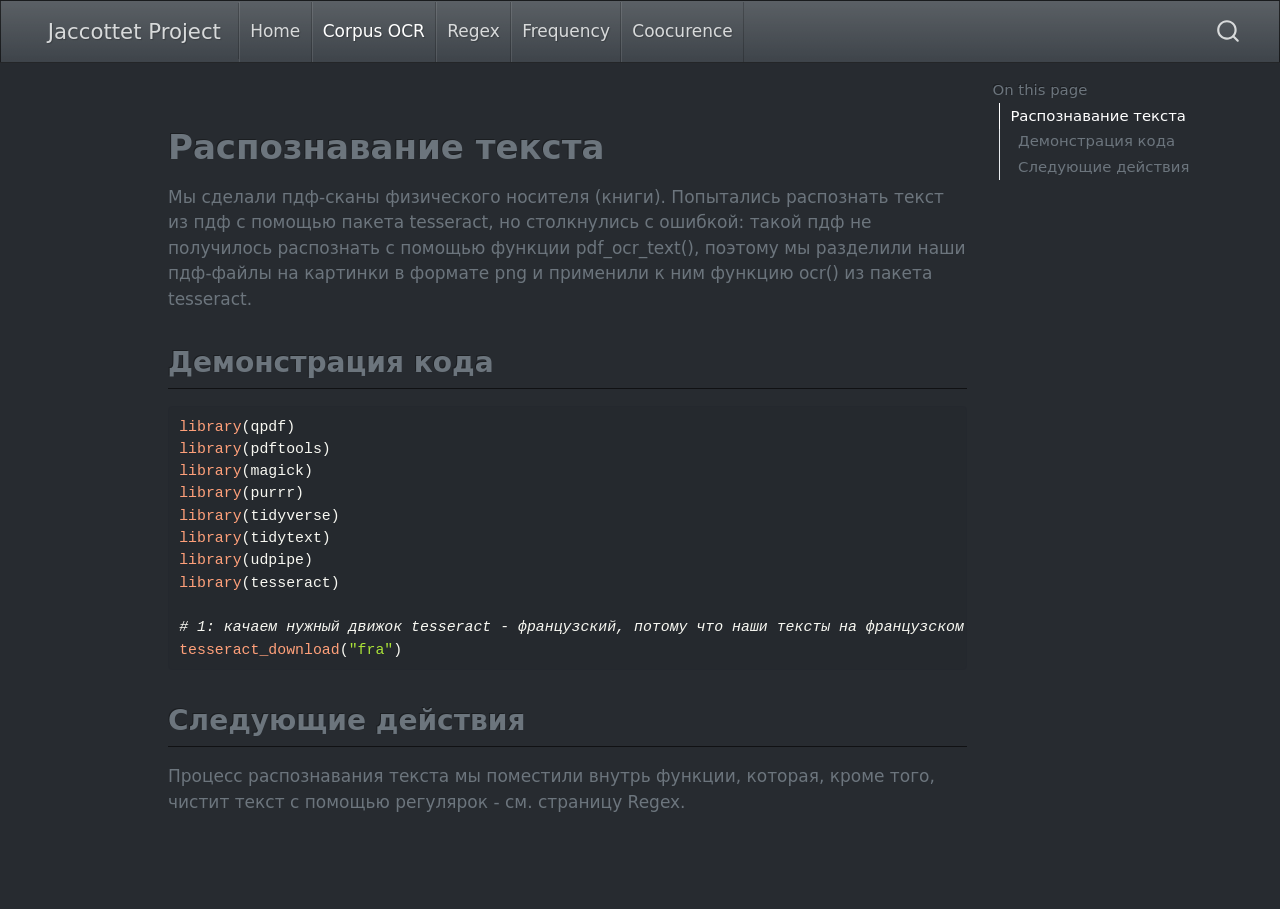
<file: docs/about.html>
<!DOCTYPE html>
<html xmlns="http://www.w3.org/1999/xhtml" lang="en" xml:lang="en"><head>

<meta charset="utf-8">
<meta name="generator" content="quarto-1.7.32">

<meta name="viewport" content="width=device-width, initial-scale=1.0, user-scalable=yes">


<title>about – Jaccottet Project</title>
<style>
code{white-space: pre-wrap;}
span.smallcaps{font-variant: small-caps;}
div.columns{display: flex; gap: min(4vw, 1.5em);}
div.column{flex: auto; overflow-x: auto;}
div.hanging-indent{margin-left: 1.5em; text-indent: -1.5em;}
ul.task-list{list-style: none;}
ul.task-list li input[type="checkbox"] {
  width: 0.8em;
  margin: 0 0.8em 0.2em -1em; /* quarto-specific, see https://github.com/quarto-dev/quarto-cli/issues/4556 */ 
  vertical-align: middle;
}
/* CSS for syntax highlighting */
html { -webkit-text-size-adjust: 100%; }
pre > code.sourceCode { white-space: pre; position: relative; }
pre > code.sourceCode > span { display: inline-block; line-height: 1.25; }
pre > code.sourceCode > span:empty { height: 1.2em; }
.sourceCode { overflow: visible; }
code.sourceCode > span { color: inherit; text-decoration: inherit; }
div.sourceCode { margin: 1em 0; }
pre.sourceCode { margin: 0; }
@media screen {
div.sourceCode { overflow: auto; }
}
@media print {
pre > code.sourceCode { white-space: pre-wrap; }
pre > code.sourceCode > span { text-indent: -5em; padding-left: 5em; }
}
pre.numberSource code
  { counter-reset: source-line 0; }
pre.numberSource code > span
  { position: relative; left: -4em; counter-increment: source-line; }
pre.numberSource code > span > a:first-child::before
  { content: counter(source-line);
    position: relative; left: -1em; text-align: right; vertical-align: baseline;
    border: none; display: inline-block;
    -webkit-touch-callout: none; -webkit-user-select: none;
    -khtml-user-select: none; -moz-user-select: none;
    -ms-user-select: none; user-select: none;
    padding: 0 4px; width: 4em;
  }
pre.numberSource { margin-left: 3em;  padding-left: 4px; }
div.sourceCode
  {   }
@media screen {
pre > code.sourceCode > span > a:first-child::before { text-decoration: underline; }
}
</style>


<script src="site_libs/quarto-nav/quarto-nav.js"></script>
<script src="site_libs/quarto-nav/headroom.min.js"></script>
<script src="site_libs/clipboard/clipboard.min.js"></script>
<script src="site_libs/quarto-search/autocomplete.umd.js"></script>
<script src="site_libs/quarto-search/fuse.min.js"></script>
<script src="site_libs/quarto-search/quarto-search.js"></script>
<meta name="quarto:offset" content="./">
<script src="site_libs/quarto-html/quarto.js" type="module"></script>
<script src="site_libs/quarto-html/tabsets/tabsets.js" type="module"></script>
<script src="site_libs/quarto-html/popper.min.js"></script>
<script src="site_libs/quarto-html/tippy.umd.min.js"></script>
<script src="site_libs/quarto-html/anchor.min.js"></script>
<link href="site_libs/quarto-html/tippy.css" rel="stylesheet">
<link href="site_libs/quarto-html/quarto-syntax-highlighting-dark-2fef5ea3f8957b3e4ecc936fc74692ca.css" rel="stylesheet" id="quarto-text-highlighting-styles">
<script src="site_libs/bootstrap/bootstrap.min.js"></script>
<link href="site_libs/bootstrap/bootstrap-icons.css" rel="stylesheet">
<link href="site_libs/bootstrap/bootstrap-81925fddf61608126798db9c8c2cab14.min.css" rel="stylesheet" append-hash="true" id="quarto-bootstrap" data-mode="dark">
<script id="quarto-search-options" type="application/json">{
  "location": "navbar",
  "copy-button": false,
  "collapse-after": 3,
  "panel-placement": "end",
  "type": "overlay",
  "limit": 50,
  "keyboard-shortcut": [
    "f",
    "/",
    "s"
  ],
  "show-item-context": false,
  "language": {
    "search-no-results-text": "No results",
    "search-matching-documents-text": "matching documents",
    "search-copy-link-title": "Copy link to search",
    "search-hide-matches-text": "Hide additional matches",
    "search-more-match-text": "more match in this document",
    "search-more-matches-text": "more matches in this document",
    "search-clear-button-title": "Clear",
    "search-text-placeholder": "",
    "search-detached-cancel-button-title": "Cancel",
    "search-submit-button-title": "Submit",
    "search-label": "Search"
  }
}</script>


<link rel="stylesheet" href="styles.css">
</head>

<body class="nav-fixed quarto-light">

<div id="quarto-search-results"></div>
  <header id="quarto-header" class="headroom fixed-top">
    <nav class="navbar navbar-expand-lg " data-bs-theme="dark">
      <div class="navbar-container container-fluid">
      <div class="navbar-brand-container mx-auto">
    <a class="navbar-brand" href="./index.html">
    <span class="navbar-title">Jaccottet Project</span>
    </a>
  </div>
            <div id="quarto-search" class="" title="Search"></div>
          <button class="navbar-toggler" type="button" data-bs-toggle="collapse" data-bs-target="#navbarCollapse" aria-controls="navbarCollapse" role="menu" aria-expanded="false" aria-label="Toggle navigation" onclick="if (window.quartoToggleHeadroom) { window.quartoToggleHeadroom(); }">
  <span class="navbar-toggler-icon"></span>
</button>
          <div class="collapse navbar-collapse" id="navbarCollapse">
            <ul class="navbar-nav navbar-nav-scroll me-auto">
  <li class="nav-item">
    <a class="nav-link" href="./index.html"> 
<span class="menu-text">Home</span></a>
  </li>  
  <li class="nav-item">
    <a class="nav-link active" href="./about.html" aria-current="page"> 
<span class="menu-text">Corpus OCR</span></a>
  </li>  
  <li class="nav-item">
    <a class="nav-link" href="./regex.html"> 
<span class="menu-text">Regex</span></a>
  </li>  
  <li class="nav-item">
    <a class="nav-link" href="./frequency.html"> 
<span class="menu-text">Frequency</span></a>
  </li>  
  <li class="nav-item">
    <a class="nav-link" href="./cooc.html"> 
<span class="menu-text">Coocurence</span></a>
  </li>  
</ul>
          </div> <!-- /navcollapse -->
            <div class="quarto-navbar-tools">
</div>
      </div> <!-- /container-fluid -->
    </nav>
</header>
<!-- content -->
<div id="quarto-content" class="quarto-container page-columns page-rows-contents page-layout-article page-navbar">
<!-- sidebar -->
<!-- margin-sidebar -->
    <div id="quarto-margin-sidebar" class="sidebar margin-sidebar">
        <nav id="TOC" role="doc-toc" class="toc-active">
    <h2 id="toc-title">On this page</h2>
   
  <ul>
  <li><a href="#распознавание-текста" id="toc-распознавание-текста" class="nav-link active" data-scroll-target="#распознавание-текста">Распознавание текста</a>
  <ul class="collapse">
  <li><a href="#демонстрация-кода" id="toc-демонстрация-кода" class="nav-link" data-scroll-target="#демонстрация-кода">Демонстрация кода</a></li>
  <li><a href="#следующие-действия" id="toc-следующие-действия" class="nav-link" data-scroll-target="#следующие-действия">Следующие действия</a></li>
  </ul></li>
  </ul>
</nav>
    </div>
<!-- main -->
<main class="content" id="quarto-document-content"><header id="title-block-header" class="quarto-title-block"></header>




<section id="распознавание-текста" class="level1">
<h1>Распознавание текста</h1>
<p>Мы сделали пдф-сканы физического носителя (книги). Попытались распознать текст из пдф с помощью пакета tesseract, но столкнулись с ошибкой: такой пдф не получилось распознать с помощью функции pdf_ocr_text(), поэтому мы разделили наши пдф-файлы на картинки в формате png и применили к ним функцию ocr() из пакета tesseract.</p>
<section id="демонстрация-кода" class="level2">
<h2 class="anchored" data-anchor-id="демонстрация-кода">Демонстрация кода</h2>
<div class="cell">
<div class="sourceCode cell-code" id="cb1"><pre class="sourceCode r code-with-copy"><code class="sourceCode r"><span id="cb1-1"><a href="#cb1-1" aria-hidden="true" tabindex="-1"></a><span class="fu">library</span>(qpdf)</span>
<span id="cb1-2"><a href="#cb1-2" aria-hidden="true" tabindex="-1"></a><span class="fu">library</span>(pdftools)</span>
<span id="cb1-3"><a href="#cb1-3" aria-hidden="true" tabindex="-1"></a><span class="fu">library</span>(magick)</span>
<span id="cb1-4"><a href="#cb1-4" aria-hidden="true" tabindex="-1"></a><span class="fu">library</span>(purrr)</span>
<span id="cb1-5"><a href="#cb1-5" aria-hidden="true" tabindex="-1"></a><span class="fu">library</span>(tidyverse)</span>
<span id="cb1-6"><a href="#cb1-6" aria-hidden="true" tabindex="-1"></a><span class="fu">library</span>(tidytext)</span>
<span id="cb1-7"><a href="#cb1-7" aria-hidden="true" tabindex="-1"></a><span class="fu">library</span>(udpipe)</span>
<span id="cb1-8"><a href="#cb1-8" aria-hidden="true" tabindex="-1"></a><span class="fu">library</span>(tesseract)</span>
<span id="cb1-9"><a href="#cb1-9" aria-hidden="true" tabindex="-1"></a></span>
<span id="cb1-10"><a href="#cb1-10" aria-hidden="true" tabindex="-1"></a><span class="co"># 1: качаем нужный движок tesseract - французский, потому что наши тексты на французском языке</span></span>
<span id="cb1-11"><a href="#cb1-11" aria-hidden="true" tabindex="-1"></a><span class="fu">tesseract_download</span>(<span class="st">"fra"</span>)</span></code><button title="Copy to Clipboard" class="code-copy-button"><i class="bi"></i></button></pre></div>
</div>
</section>
<section id="следующие-действия" class="level2">
<h2 class="anchored" data-anchor-id="следующие-действия">Следующие действия</h2>
<p>Процесс распознавания текста мы поместили внутрь функции, которая, кроме того, чистит текст с помощью регулярок - см. страницу Regex.</p>


</section>
</section>

</main> <!-- /main -->
<script id="quarto-html-after-body" type="application/javascript">
  window.document.addEventListener("DOMContentLoaded", function (event) {
    const icon = "";
    const anchorJS = new window.AnchorJS();
    anchorJS.options = {
      placement: 'right',
      icon: icon
    };
    anchorJS.add('.anchored');
    const isCodeAnnotation = (el) => {
      for (const clz of el.classList) {
        if (clz.startsWith('code-annotation-')) {                     
          return true;
        }
      }
      return false;
    }
    const onCopySuccess = function(e) {
      // button target
      const button = e.trigger;
      // don't keep focus
      button.blur();
      // flash "checked"
      button.classList.add('code-copy-button-checked');
      var currentTitle = button.getAttribute("title");
      button.setAttribute("title", "Copied!");
      let tooltip;
      if (window.bootstrap) {
        button.setAttribute("data-bs-toggle", "tooltip");
        button.setAttribute("data-bs-placement", "left");
        button.setAttribute("data-bs-title", "Copied!");
        tooltip = new bootstrap.Tooltip(button, 
          { trigger: "manual", 
            customClass: "code-copy-button-tooltip",
            offset: [0, -8]});
        tooltip.show();    
      }
      setTimeout(function() {
        if (tooltip) {
          tooltip.hide();
          button.removeAttribute("data-bs-title");
          button.removeAttribute("data-bs-toggle");
          button.removeAttribute("data-bs-placement");
        }
        button.setAttribute("title", currentTitle);
        button.classList.remove('code-copy-button-checked');
      }, 1000);
      // clear code selection
      e.clearSelection();
    }
    const getTextToCopy = function(trigger) {
        const codeEl = trigger.previousElementSibling.cloneNode(true);
        for (const childEl of codeEl.children) {
          if (isCodeAnnotation(childEl)) {
            childEl.remove();
          }
        }
        return codeEl.innerText;
    }
    const clipboard = new window.ClipboardJS('.code-copy-button:not([data-in-quarto-modal])', {
      text: getTextToCopy
    });
    clipboard.on('success', onCopySuccess);
    if (window.document.getElementById('quarto-embedded-source-code-modal')) {
      const clipboardModal = new window.ClipboardJS('.code-copy-button[data-in-quarto-modal]', {
        text: getTextToCopy,
        container: window.document.getElementById('quarto-embedded-source-code-modal')
      });
      clipboardModal.on('success', onCopySuccess);
    }
      var localhostRegex = new RegExp(/^(?:http|https):\/\/localhost\:?[0-9]*\//);
      var mailtoRegex = new RegExp(/^mailto:/);
        var filterRegex = new RegExp('/' + window.location.host + '/');
      var isInternal = (href) => {
          return filterRegex.test(href) || localhostRegex.test(href) || mailtoRegex.test(href);
      }
      // Inspect non-navigation links and adorn them if external
     var links = window.document.querySelectorAll('a[href]:not(.nav-link):not(.navbar-brand):not(.toc-action):not(.sidebar-link):not(.sidebar-item-toggle):not(.pagination-link):not(.no-external):not([aria-hidden]):not(.dropdown-item):not(.quarto-navigation-tool):not(.about-link)');
      for (var i=0; i<links.length; i++) {
        const link = links[i];
        if (!isInternal(link.href)) {
          // undo the damage that might have been done by quarto-nav.js in the case of
          // links that we want to consider external
          if (link.dataset.originalHref !== undefined) {
            link.href = link.dataset.originalHref;
          }
        }
      }
    function tippyHover(el, contentFn, onTriggerFn, onUntriggerFn) {
      const config = {
        allowHTML: true,
        maxWidth: 500,
        delay: 100,
        arrow: false,
        appendTo: function(el) {
            return el.parentElement;
        },
        interactive: true,
        interactiveBorder: 10,
        theme: 'quarto',
        placement: 'bottom-start',
      };
      if (contentFn) {
        config.content = contentFn;
      }
      if (onTriggerFn) {
        config.onTrigger = onTriggerFn;
      }
      if (onUntriggerFn) {
        config.onUntrigger = onUntriggerFn;
      }
      window.tippy(el, config); 
    }
    const noterefs = window.document.querySelectorAll('a[role="doc-noteref"]');
    for (var i=0; i<noterefs.length; i++) {
      const ref = noterefs[i];
      tippyHover(ref, function() {
        // use id or data attribute instead here
        let href = ref.getAttribute('data-footnote-href') || ref.getAttribute('href');
        try { href = new URL(href).hash; } catch {}
        const id = href.replace(/^#\/?/, "");
        const note = window.document.getElementById(id);
        if (note) {
          return note.innerHTML;
        } else {
          return "";
        }
      });
    }
    const xrefs = window.document.querySelectorAll('a.quarto-xref');
    const processXRef = (id, note) => {
      // Strip column container classes
      const stripColumnClz = (el) => {
        el.classList.remove("page-full", "page-columns");
        if (el.children) {
          for (const child of el.children) {
            stripColumnClz(child);
          }
        }
      }
      stripColumnClz(note)
      if (id === null || id.startsWith('sec-')) {
        // Special case sections, only their first couple elements
        const container = document.createElement("div");
        if (note.children && note.children.length > 2) {
          container.appendChild(note.children[0].cloneNode(true));
          for (let i = 1; i < note.children.length; i++) {
            const child = note.children[i];
            if (child.tagName === "P" && child.innerText === "") {
              continue;
            } else {
              container.appendChild(child.cloneNode(true));
              break;
            }
          }
          if (window.Quarto?.typesetMath) {
            window.Quarto.typesetMath(container);
          }
          return container.innerHTML
        } else {
          if (window.Quarto?.typesetMath) {
            window.Quarto.typesetMath(note);
          }
          return note.innerHTML;
        }
      } else {
        // Remove any anchor links if they are present
        const anchorLink = note.querySelector('a.anchorjs-link');
        if (anchorLink) {
          anchorLink.remove();
        }
        if (window.Quarto?.typesetMath) {
          window.Quarto.typesetMath(note);
        }
        if (note.classList.contains("callout")) {
          return note.outerHTML;
        } else {
          return note.innerHTML;
        }
      }
    }
    for (var i=0; i<xrefs.length; i++) {
      const xref = xrefs[i];
      tippyHover(xref, undefined, function(instance) {
        instance.disable();
        let url = xref.getAttribute('href');
        let hash = undefined; 
        if (url.startsWith('#')) {
          hash = url;
        } else {
          try { hash = new URL(url).hash; } catch {}
        }
        if (hash) {
          const id = hash.replace(/^#\/?/, "");
          const note = window.document.getElementById(id);
          if (note !== null) {
            try {
              const html = processXRef(id, note.cloneNode(true));
              instance.setContent(html);
            } finally {
              instance.enable();
              instance.show();
            }
          } else {
            // See if we can fetch this
            fetch(url.split('#')[0])
            .then(res => res.text())
            .then(html => {
              const parser = new DOMParser();
              const htmlDoc = parser.parseFromString(html, "text/html");
              const note = htmlDoc.getElementById(id);
              if (note !== null) {
                const html = processXRef(id, note);
                instance.setContent(html);
              } 
            }).finally(() => {
              instance.enable();
              instance.show();
            });
          }
        } else {
          // See if we can fetch a full url (with no hash to target)
          // This is a special case and we should probably do some content thinning / targeting
          fetch(url)
          .then(res => res.text())
          .then(html => {
            const parser = new DOMParser();
            const htmlDoc = parser.parseFromString(html, "text/html");
            const note = htmlDoc.querySelector('main.content');
            if (note !== null) {
              // This should only happen for chapter cross references
              // (since there is no id in the URL)
              // remove the first header
              if (note.children.length > 0 && note.children[0].tagName === "HEADER") {
                note.children[0].remove();
              }
              const html = processXRef(null, note);
              instance.setContent(html);
            } 
          }).finally(() => {
            instance.enable();
            instance.show();
          });
        }
      }, function(instance) {
      });
    }
        let selectedAnnoteEl;
        const selectorForAnnotation = ( cell, annotation) => {
          let cellAttr = 'data-code-cell="' + cell + '"';
          let lineAttr = 'data-code-annotation="' +  annotation + '"';
          const selector = 'span[' + cellAttr + '][' + lineAttr + ']';
          return selector;
        }
        const selectCodeLines = (annoteEl) => {
          const doc = window.document;
          const targetCell = annoteEl.getAttribute("data-target-cell");
          const targetAnnotation = annoteEl.getAttribute("data-target-annotation");
          const annoteSpan = window.document.querySelector(selectorForAnnotation(targetCell, targetAnnotation));
          const lines = annoteSpan.getAttribute("data-code-lines").split(",");
          const lineIds = lines.map((line) => {
            return targetCell + "-" + line;
          })
          let top = null;
          let height = null;
          let parent = null;
          if (lineIds.length > 0) {
              //compute the position of the single el (top and bottom and make a div)
              const el = window.document.getElementById(lineIds[0]);
              top = el.offsetTop;
              height = el.offsetHeight;
              parent = el.parentElement.parentElement;
            if (lineIds.length > 1) {
              const lastEl = window.document.getElementById(lineIds[lineIds.length - 1]);
              const bottom = lastEl.offsetTop + lastEl.offsetHeight;
              height = bottom - top;
            }
            if (top !== null && height !== null && parent !== null) {
              // cook up a div (if necessary) and position it 
              let div = window.document.getElementById("code-annotation-line-highlight");
              if (div === null) {
                div = window.document.createElement("div");
                div.setAttribute("id", "code-annotation-line-highlight");
                div.style.position = 'absolute';
                parent.appendChild(div);
              }
              div.style.top = top - 2 + "px";
              div.style.height = height + 4 + "px";
              div.style.left = 0;
              let gutterDiv = window.document.getElementById("code-annotation-line-highlight-gutter");
              if (gutterDiv === null) {
                gutterDiv = window.document.createElement("div");
                gutterDiv.setAttribute("id", "code-annotation-line-highlight-gutter");
                gutterDiv.style.position = 'absolute';
                const codeCell = window.document.getElementById(targetCell);
                const gutter = codeCell.querySelector('.code-annotation-gutter');
                gutter.appendChild(gutterDiv);
              }
              gutterDiv.style.top = top - 2 + "px";
              gutterDiv.style.height = height + 4 + "px";
            }
            selectedAnnoteEl = annoteEl;
          }
        };
        const unselectCodeLines = () => {
          const elementsIds = ["code-annotation-line-highlight", "code-annotation-line-highlight-gutter"];
          elementsIds.forEach((elId) => {
            const div = window.document.getElementById(elId);
            if (div) {
              div.remove();
            }
          });
          selectedAnnoteEl = undefined;
        };
          // Handle positioning of the toggle
      window.addEventListener(
        "resize",
        throttle(() => {
          elRect = undefined;
          if (selectedAnnoteEl) {
            selectCodeLines(selectedAnnoteEl);
          }
        }, 10)
      );
      function throttle(fn, ms) {
      let throttle = false;
      let timer;
        return (...args) => {
          if(!throttle) { // first call gets through
              fn.apply(this, args);
              throttle = true;
          } else { // all the others get throttled
              if(timer) clearTimeout(timer); // cancel #2
              timer = setTimeout(() => {
                fn.apply(this, args);
                timer = throttle = false;
              }, ms);
          }
        };
      }
        // Attach click handler to the DT
        const annoteDls = window.document.querySelectorAll('dt[data-target-cell]');
        for (const annoteDlNode of annoteDls) {
          annoteDlNode.addEventListener('click', (event) => {
            const clickedEl = event.target;
            if (clickedEl !== selectedAnnoteEl) {
              unselectCodeLines();
              const activeEl = window.document.querySelector('dt[data-target-cell].code-annotation-active');
              if (activeEl) {
                activeEl.classList.remove('code-annotation-active');
              }
              selectCodeLines(clickedEl);
              clickedEl.classList.add('code-annotation-active');
            } else {
              // Unselect the line
              unselectCodeLines();
              clickedEl.classList.remove('code-annotation-active');
            }
          });
        }
    const findCites = (el) => {
      const parentEl = el.parentElement;
      if (parentEl) {
        const cites = parentEl.dataset.cites;
        if (cites) {
          return {
            el,
            cites: cites.split(' ')
          };
        } else {
          return findCites(el.parentElement)
        }
      } else {
        return undefined;
      }
    };
    var bibliorefs = window.document.querySelectorAll('a[role="doc-biblioref"]');
    for (var i=0; i<bibliorefs.length; i++) {
      const ref = bibliorefs[i];
      const citeInfo = findCites(ref);
      if (citeInfo) {
        tippyHover(citeInfo.el, function() {
          var popup = window.document.createElement('div');
          citeInfo.cites.forEach(function(cite) {
            var citeDiv = window.document.createElement('div');
            citeDiv.classList.add('hanging-indent');
            citeDiv.classList.add('csl-entry');
            var biblioDiv = window.document.getElementById('ref-' + cite);
            if (biblioDiv) {
              citeDiv.innerHTML = biblioDiv.innerHTML;
            }
            popup.appendChild(citeDiv);
          });
          return popup.innerHTML;
        });
      }
    }
  });
  </script>
</div> <!-- /content -->




</body></html>
</file>
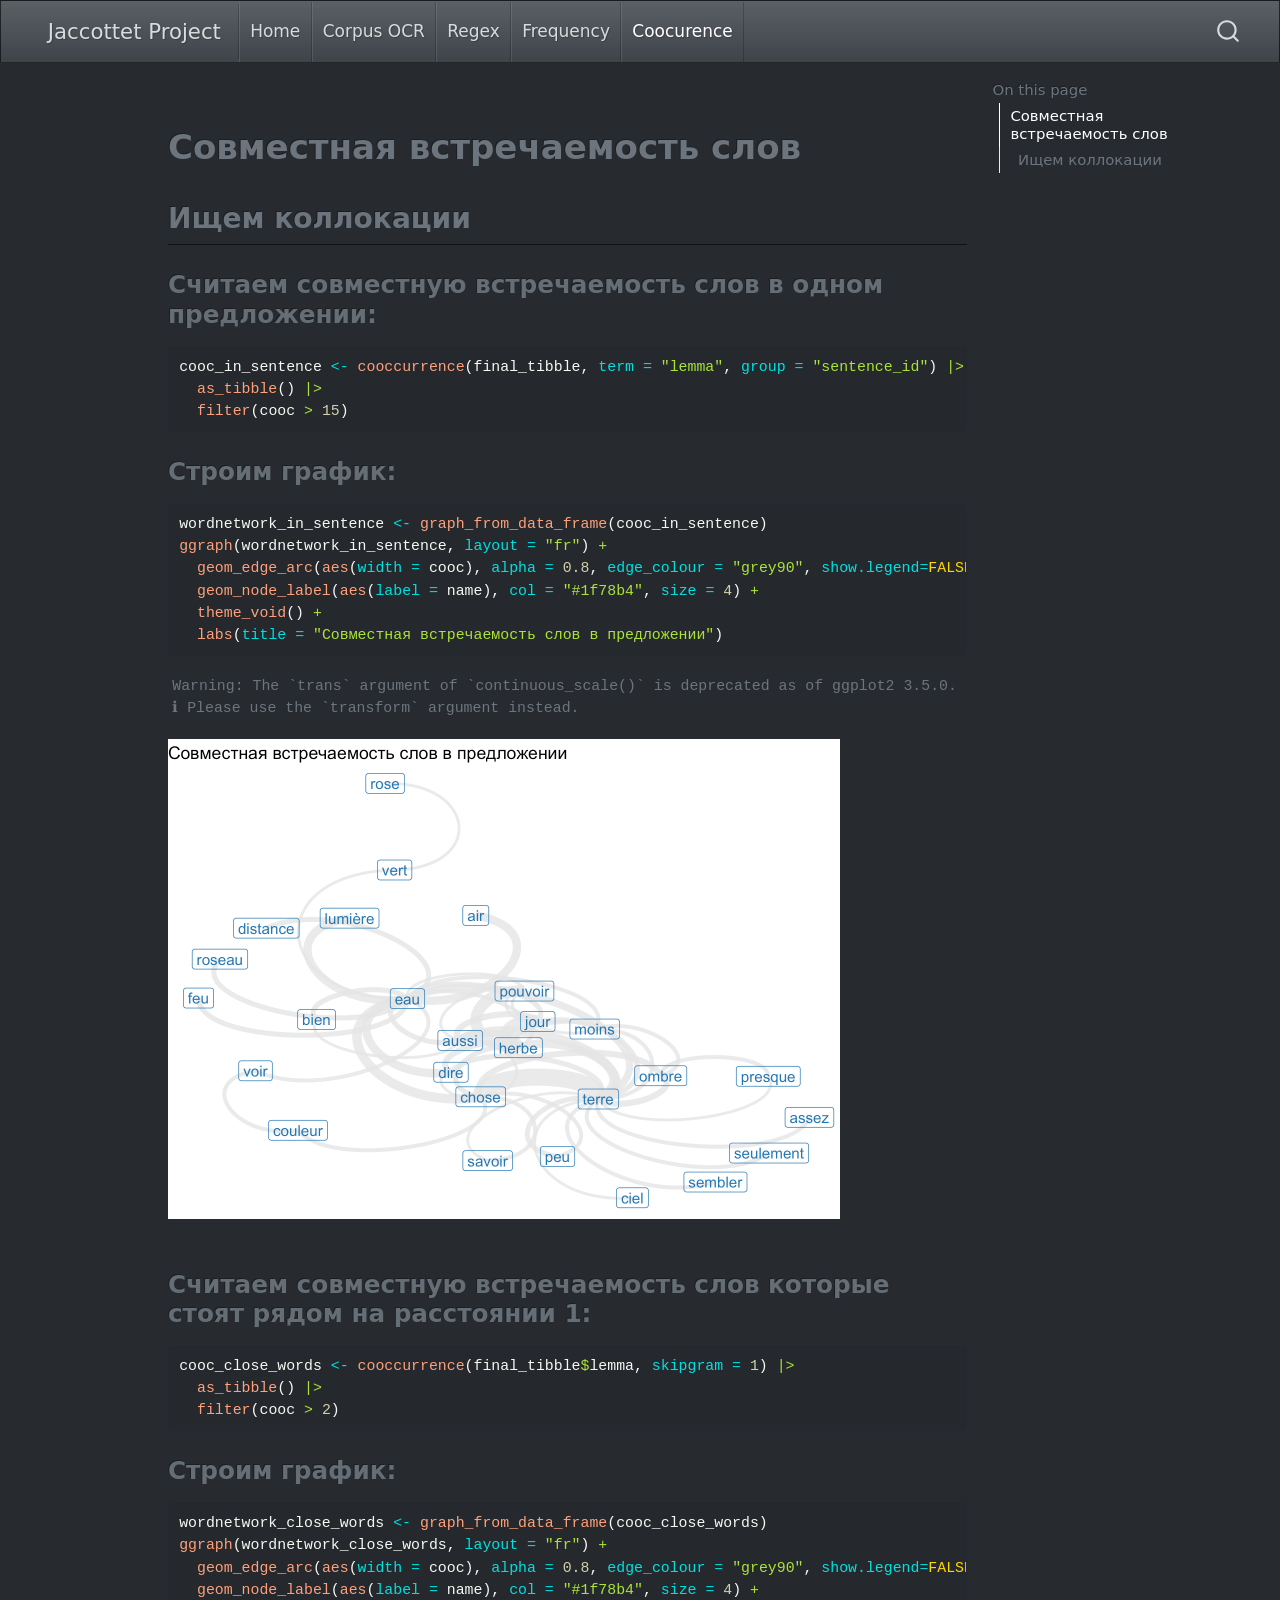
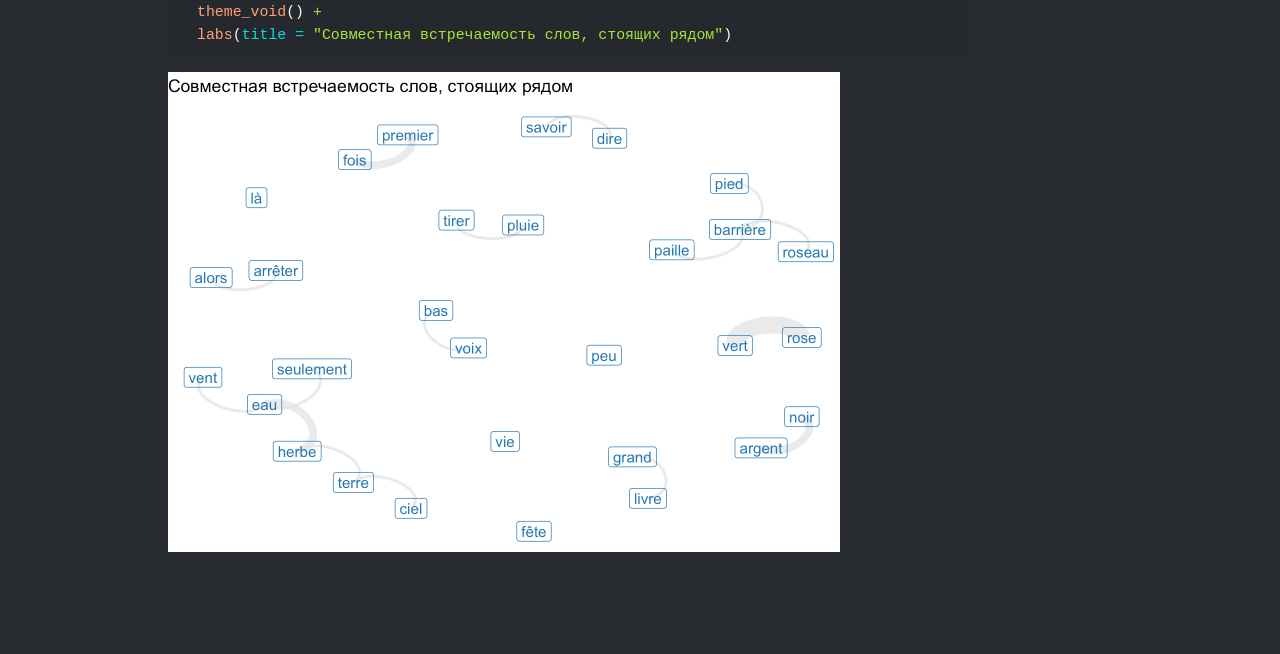
<file: docs/cooc.html>
<!DOCTYPE html>
<html xmlns="http://www.w3.org/1999/xhtml" lang="en" xml:lang="en"><head>

<meta charset="utf-8">
<meta name="generator" content="quarto-1.7.32">

<meta name="viewport" content="width=device-width, initial-scale=1.0, user-scalable=yes">


<title>cooc – Jaccottet Project</title>
<style>
code{white-space: pre-wrap;}
span.smallcaps{font-variant: small-caps;}
div.columns{display: flex; gap: min(4vw, 1.5em);}
div.column{flex: auto; overflow-x: auto;}
div.hanging-indent{margin-left: 1.5em; text-indent: -1.5em;}
ul.task-list{list-style: none;}
ul.task-list li input[type="checkbox"] {
  width: 0.8em;
  margin: 0 0.8em 0.2em -1em; /* quarto-specific, see https://github.com/quarto-dev/quarto-cli/issues/4556 */ 
  vertical-align: middle;
}
/* CSS for syntax highlighting */
html { -webkit-text-size-adjust: 100%; }
pre > code.sourceCode { white-space: pre; position: relative; }
pre > code.sourceCode > span { display: inline-block; line-height: 1.25; }
pre > code.sourceCode > span:empty { height: 1.2em; }
.sourceCode { overflow: visible; }
code.sourceCode > span { color: inherit; text-decoration: inherit; }
div.sourceCode { margin: 1em 0; }
pre.sourceCode { margin: 0; }
@media screen {
div.sourceCode { overflow: auto; }
}
@media print {
pre > code.sourceCode { white-space: pre-wrap; }
pre > code.sourceCode > span { text-indent: -5em; padding-left: 5em; }
}
pre.numberSource code
  { counter-reset: source-line 0; }
pre.numberSource code > span
  { position: relative; left: -4em; counter-increment: source-line; }
pre.numberSource code > span > a:first-child::before
  { content: counter(source-line);
    position: relative; left: -1em; text-align: right; vertical-align: baseline;
    border: none; display: inline-block;
    -webkit-touch-callout: none; -webkit-user-select: none;
    -khtml-user-select: none; -moz-user-select: none;
    -ms-user-select: none; user-select: none;
    padding: 0 4px; width: 4em;
  }
pre.numberSource { margin-left: 3em;  padding-left: 4px; }
div.sourceCode
  {   }
@media screen {
pre > code.sourceCode > span > a:first-child::before { text-decoration: underline; }
}
</style>


<script src="site_libs/quarto-nav/quarto-nav.js"></script>
<script src="site_libs/quarto-nav/headroom.min.js"></script>
<script src="site_libs/clipboard/clipboard.min.js"></script>
<script src="site_libs/quarto-search/autocomplete.umd.js"></script>
<script src="site_libs/quarto-search/fuse.min.js"></script>
<script src="site_libs/quarto-search/quarto-search.js"></script>
<meta name="quarto:offset" content="./">
<script src="site_libs/quarto-html/quarto.js" type="module"></script>
<script src="site_libs/quarto-html/tabsets/tabsets.js" type="module"></script>
<script src="site_libs/quarto-html/popper.min.js"></script>
<script src="site_libs/quarto-html/tippy.umd.min.js"></script>
<script src="site_libs/quarto-html/anchor.min.js"></script>
<link href="site_libs/quarto-html/tippy.css" rel="stylesheet">
<link href="site_libs/quarto-html/quarto-syntax-highlighting-dark-2fef5ea3f8957b3e4ecc936fc74692ca.css" rel="stylesheet" id="quarto-text-highlighting-styles">
<script src="site_libs/bootstrap/bootstrap.min.js"></script>
<link href="site_libs/bootstrap/bootstrap-icons.css" rel="stylesheet">
<link href="site_libs/bootstrap/bootstrap-81925fddf61608126798db9c8c2cab14.min.css" rel="stylesheet" append-hash="true" id="quarto-bootstrap" data-mode="dark">
<script id="quarto-search-options" type="application/json">{
  "location": "navbar",
  "copy-button": false,
  "collapse-after": 3,
  "panel-placement": "end",
  "type": "overlay",
  "limit": 50,
  "keyboard-shortcut": [
    "f",
    "/",
    "s"
  ],
  "show-item-context": false,
  "language": {
    "search-no-results-text": "No results",
    "search-matching-documents-text": "matching documents",
    "search-copy-link-title": "Copy link to search",
    "search-hide-matches-text": "Hide additional matches",
    "search-more-match-text": "more match in this document",
    "search-more-matches-text": "more matches in this document",
    "search-clear-button-title": "Clear",
    "search-text-placeholder": "",
    "search-detached-cancel-button-title": "Cancel",
    "search-submit-button-title": "Submit",
    "search-label": "Search"
  }
}</script>


<link rel="stylesheet" href="styles.css">
</head>

<body class="nav-fixed quarto-light">

<div id="quarto-search-results"></div>
  <header id="quarto-header" class="headroom fixed-top">
    <nav class="navbar navbar-expand-lg " data-bs-theme="dark">
      <div class="navbar-container container-fluid">
      <div class="navbar-brand-container mx-auto">
    <a class="navbar-brand" href="./index.html">
    <span class="navbar-title">Jaccottet Project</span>
    </a>
  </div>
            <div id="quarto-search" class="" title="Search"></div>
          <button class="navbar-toggler" type="button" data-bs-toggle="collapse" data-bs-target="#navbarCollapse" aria-controls="navbarCollapse" role="menu" aria-expanded="false" aria-label="Toggle navigation" onclick="if (window.quartoToggleHeadroom) { window.quartoToggleHeadroom(); }">
  <span class="navbar-toggler-icon"></span>
</button>
          <div class="collapse navbar-collapse" id="navbarCollapse">
            <ul class="navbar-nav navbar-nav-scroll me-auto">
  <li class="nav-item">
    <a class="nav-link" href="./index.html"> 
<span class="menu-text">Home</span></a>
  </li>  
  <li class="nav-item">
    <a class="nav-link" href="./about.html"> 
<span class="menu-text">Corpus OCR</span></a>
  </li>  
  <li class="nav-item">
    <a class="nav-link" href="./regex.html"> 
<span class="menu-text">Regex</span></a>
  </li>  
  <li class="nav-item">
    <a class="nav-link" href="./frequency.html"> 
<span class="menu-text">Frequency</span></a>
  </li>  
  <li class="nav-item">
    <a class="nav-link active" href="./cooc.html" aria-current="page"> 
<span class="menu-text">Coocurence</span></a>
  </li>  
</ul>
          </div> <!-- /navcollapse -->
            <div class="quarto-navbar-tools">
</div>
      </div> <!-- /container-fluid -->
    </nav>
</header>
<!-- content -->
<div id="quarto-content" class="quarto-container page-columns page-rows-contents page-layout-article page-navbar">
<!-- sidebar -->
<!-- margin-sidebar -->
    <div id="quarto-margin-sidebar" class="sidebar margin-sidebar">
        <nav id="TOC" role="doc-toc" class="toc-active">
    <h2 id="toc-title">On this page</h2>
   
  <ul>
  <li><a href="#совместная-встречаемость-слов" id="toc-совместная-встречаемость-слов" class="nav-link active" data-scroll-target="#совместная-встречаемость-слов">Совместная встречаемость слов</a>
  <ul class="collapse">
  <li><a href="#ищем-коллокации" id="toc-ищем-коллокации" class="nav-link" data-scroll-target="#ищем-коллокации">Ищем коллокации</a>
  <ul class="collapse">
  <li><a href="#cчитаем-совместную-встречаемость-слов-в-одном-предложении" id="toc-cчитаем-совместную-встречаемость-слов-в-одном-предложении" class="nav-link" data-scroll-target="#cчитаем-совместную-встречаемость-слов-в-одном-предложении">Cчитаем совместную встречаемость слов в одном предложении:</a></li>
  <li><a href="#строим-график" id="toc-строим-график" class="nav-link" data-scroll-target="#строим-график">Строим график:</a></li>
  <li><a href="#считаем-совместную-встречаемость-слов-которые-стоят-рядом-на-расстоянии-1" id="toc-считаем-совместную-встречаемость-слов-которые-стоят-рядом-на-расстоянии-1" class="nav-link" data-scroll-target="#считаем-совместную-встречаемость-слов-которые-стоят-рядом-на-расстоянии-1">Считаем совместную встречаемость слов которые стоят рядом на расстоянии 1:</a></li>
  <li><a href="#строим-график-1" id="toc-строим-график-1" class="nav-link" data-scroll-target="#строим-график-1">Строим график:</a></li>
  </ul></li>
  </ul></li>
  </ul>
</nav>
    </div>
<!-- main -->
<main class="content" id="quarto-document-content"><header id="title-block-header" class="quarto-title-block"></header>




<section id="совместная-встречаемость-слов" class="level1">
<h1>Совместная встречаемость слов</h1>
<section id="ищем-коллокации" class="level2">
<h2 class="anchored" data-anchor-id="ищем-коллокации">Ищем коллокации</h2>
<section id="cчитаем-совместную-встречаемость-слов-в-одном-предложении" class="level3">
<h3 class="anchored" data-anchor-id="cчитаем-совместную-встречаемость-слов-в-одном-предложении">Cчитаем совместную встречаемость слов в одном предложении:</h3>
<div class="cell">
<div class="sourceCode cell-code" id="cb1"><pre class="sourceCode r code-with-copy"><code class="sourceCode r"><span id="cb1-1"><a href="#cb1-1" aria-hidden="true" tabindex="-1"></a>cooc_in_sentence <span class="ot">&lt;-</span> <span class="fu">cooccurrence</span>(final_tibble, <span class="at">term =</span> <span class="st">"lemma"</span>, <span class="at">group =</span> <span class="st">"sentence_id"</span>) <span class="sc">|&gt;</span></span>
<span id="cb1-2"><a href="#cb1-2" aria-hidden="true" tabindex="-1"></a>  <span class="fu">as_tibble</span>() <span class="sc">|&gt;</span></span>
<span id="cb1-3"><a href="#cb1-3" aria-hidden="true" tabindex="-1"></a>  <span class="fu">filter</span>(cooc <span class="sc">&gt;</span> <span class="dv">15</span>)</span></code><button title="Copy to Clipboard" class="code-copy-button"><i class="bi"></i></button></pre></div>
</div>
</section>
<section id="строим-график" class="level3">
<h3 class="anchored" data-anchor-id="строим-график">Строим график:</h3>
<div class="cell">
<div class="sourceCode cell-code" id="cb2"><pre class="sourceCode r code-with-copy"><code class="sourceCode r"><span id="cb2-1"><a href="#cb2-1" aria-hidden="true" tabindex="-1"></a>wordnetwork_in_sentence <span class="ot">&lt;-</span> <span class="fu">graph_from_data_frame</span>(cooc_in_sentence)</span>
<span id="cb2-2"><a href="#cb2-2" aria-hidden="true" tabindex="-1"></a><span class="fu">ggraph</span>(wordnetwork_in_sentence, <span class="at">layout =</span> <span class="st">"fr"</span>) <span class="sc">+</span></span>
<span id="cb2-3"><a href="#cb2-3" aria-hidden="true" tabindex="-1"></a>  <span class="fu">geom_edge_arc</span>(<span class="fu">aes</span>(<span class="at">width =</span> cooc), <span class="at">alpha =</span> <span class="fl">0.8</span>, <span class="at">edge_colour =</span> <span class="st">"grey90"</span>, <span class="at">show.legend=</span><span class="cn">FALSE</span>) <span class="sc">+</span></span>
<span id="cb2-4"><a href="#cb2-4" aria-hidden="true" tabindex="-1"></a>  <span class="fu">geom_node_label</span>(<span class="fu">aes</span>(<span class="at">label =</span> name), <span class="at">col =</span> <span class="st">"#1f78b4"</span>, <span class="at">size =</span> <span class="dv">4</span>) <span class="sc">+</span></span>
<span id="cb2-5"><a href="#cb2-5" aria-hidden="true" tabindex="-1"></a>  <span class="fu">theme_void</span>() <span class="sc">+</span></span>
<span id="cb2-6"><a href="#cb2-6" aria-hidden="true" tabindex="-1"></a>  <span class="fu">labs</span>(<span class="at">title =</span> <span class="st">"Совместная встречаемость слов в предложении"</span>)</span></code><button title="Copy to Clipboard" class="code-copy-button"><i class="bi"></i></button></pre></div>
<div class="cell-output cell-output-stderr">
<pre><code>Warning: The `trans` argument of `continuous_scale()` is deprecated as of ggplot2 3.5.0.
ℹ Please use the `transform` argument instead.</code></pre>
</div>
<div class="cell-output-display">
<div>
<figure class="figure">
<p><img src="cooc_files/figure-html/unnamed-chunk-3-1.png" class="img-fluid figure-img" width="672"></p>
</figure>
</div>
</div>
</div>
</section>
<section id="считаем-совместную-встречаемость-слов-которые-стоят-рядом-на-расстоянии-1" class="level3">
<h3 class="anchored" data-anchor-id="считаем-совместную-встречаемость-слов-которые-стоят-рядом-на-расстоянии-1">Считаем совместную встречаемость слов которые стоят рядом на расстоянии 1:</h3>
<div class="cell">
<div class="sourceCode cell-code" id="cb4"><pre class="sourceCode r code-with-copy"><code class="sourceCode r"><span id="cb4-1"><a href="#cb4-1" aria-hidden="true" tabindex="-1"></a>cooc_close_words <span class="ot">&lt;-</span> <span class="fu">cooccurrence</span>(final_tibble<span class="sc">$</span>lemma, <span class="at">skipgram =</span> <span class="dv">1</span>) <span class="sc">|&gt;</span> </span>
<span id="cb4-2"><a href="#cb4-2" aria-hidden="true" tabindex="-1"></a>  <span class="fu">as_tibble</span>() <span class="sc">|&gt;</span></span>
<span id="cb4-3"><a href="#cb4-3" aria-hidden="true" tabindex="-1"></a>  <span class="fu">filter</span>(cooc <span class="sc">&gt;</span> <span class="dv">2</span>)</span></code><button title="Copy to Clipboard" class="code-copy-button"><i class="bi"></i></button></pre></div>
</div>
</section>
<section id="строим-график-1" class="level3">
<h3 class="anchored" data-anchor-id="строим-график-1">Строим график:</h3>
<div class="cell">
<div class="sourceCode cell-code" id="cb5"><pre class="sourceCode r code-with-copy"><code class="sourceCode r"><span id="cb5-1"><a href="#cb5-1" aria-hidden="true" tabindex="-1"></a>wordnetwork_close_words <span class="ot">&lt;-</span> <span class="fu">graph_from_data_frame</span>(cooc_close_words)</span>
<span id="cb5-2"><a href="#cb5-2" aria-hidden="true" tabindex="-1"></a><span class="fu">ggraph</span>(wordnetwork_close_words, <span class="at">layout =</span> <span class="st">"fr"</span>) <span class="sc">+</span></span>
<span id="cb5-3"><a href="#cb5-3" aria-hidden="true" tabindex="-1"></a>  <span class="fu">geom_edge_arc</span>(<span class="fu">aes</span>(<span class="at">width =</span> cooc), <span class="at">alpha =</span> <span class="fl">0.8</span>, <span class="at">edge_colour =</span> <span class="st">"grey90"</span>, <span class="at">show.legend=</span><span class="cn">FALSE</span>) <span class="sc">+</span></span>
<span id="cb5-4"><a href="#cb5-4" aria-hidden="true" tabindex="-1"></a>  <span class="fu">geom_node_label</span>(<span class="fu">aes</span>(<span class="at">label =</span> name), <span class="at">col =</span> <span class="st">"#1f78b4"</span>, <span class="at">size =</span> <span class="dv">4</span>) <span class="sc">+</span></span>
<span id="cb5-5"><a href="#cb5-5" aria-hidden="true" tabindex="-1"></a>  <span class="fu">theme_void</span>() <span class="sc">+</span></span>
<span id="cb5-6"><a href="#cb5-6" aria-hidden="true" tabindex="-1"></a>  <span class="fu">labs</span>(<span class="at">title =</span> <span class="st">"Совместная встречаемость слов, стоящих рядом"</span>)</span></code><button title="Copy to Clipboard" class="code-copy-button"><i class="bi"></i></button></pre></div>
<div class="cell-output-display">
<div>
<figure class="figure">
<p><img src="cooc_files/figure-html/unnamed-chunk-5-1.png" class="img-fluid figure-img" width="672"></p>
</figure>
</div>
</div>
</div>


</section>
</section>
</section>

</main> <!-- /main -->
<script id="quarto-html-after-body" type="application/javascript">
  window.document.addEventListener("DOMContentLoaded", function (event) {
    const icon = "";
    const anchorJS = new window.AnchorJS();
    anchorJS.options = {
      placement: 'right',
      icon: icon
    };
    anchorJS.add('.anchored');
    const isCodeAnnotation = (el) => {
      for (const clz of el.classList) {
        if (clz.startsWith('code-annotation-')) {                     
          return true;
        }
      }
      return false;
    }
    const onCopySuccess = function(e) {
      // button target
      const button = e.trigger;
      // don't keep focus
      button.blur();
      // flash "checked"
      button.classList.add('code-copy-button-checked');
      var currentTitle = button.getAttribute("title");
      button.setAttribute("title", "Copied!");
      let tooltip;
      if (window.bootstrap) {
        button.setAttribute("data-bs-toggle", "tooltip");
        button.setAttribute("data-bs-placement", "left");
        button.setAttribute("data-bs-title", "Copied!");
        tooltip = new bootstrap.Tooltip(button, 
          { trigger: "manual", 
            customClass: "code-copy-button-tooltip",
            offset: [0, -8]});
        tooltip.show();    
      }
      setTimeout(function() {
        if (tooltip) {
          tooltip.hide();
          button.removeAttribute("data-bs-title");
          button.removeAttribute("data-bs-toggle");
          button.removeAttribute("data-bs-placement");
        }
        button.setAttribute("title", currentTitle);
        button.classList.remove('code-copy-button-checked');
      }, 1000);
      // clear code selection
      e.clearSelection();
    }
    const getTextToCopy = function(trigger) {
        const codeEl = trigger.previousElementSibling.cloneNode(true);
        for (const childEl of codeEl.children) {
          if (isCodeAnnotation(childEl)) {
            childEl.remove();
          }
        }
        return codeEl.innerText;
    }
    const clipboard = new window.ClipboardJS('.code-copy-button:not([data-in-quarto-modal])', {
      text: getTextToCopy
    });
    clipboard.on('success', onCopySuccess);
    if (window.document.getElementById('quarto-embedded-source-code-modal')) {
      const clipboardModal = new window.ClipboardJS('.code-copy-button[data-in-quarto-modal]', {
        text: getTextToCopy,
        container: window.document.getElementById('quarto-embedded-source-code-modal')
      });
      clipboardModal.on('success', onCopySuccess);
    }
      var localhostRegex = new RegExp(/^(?:http|https):\/\/localhost\:?[0-9]*\//);
      var mailtoRegex = new RegExp(/^mailto:/);
        var filterRegex = new RegExp('/' + window.location.host + '/');
      var isInternal = (href) => {
          return filterRegex.test(href) || localhostRegex.test(href) || mailtoRegex.test(href);
      }
      // Inspect non-navigation links and adorn them if external
     var links = window.document.querySelectorAll('a[href]:not(.nav-link):not(.navbar-brand):not(.toc-action):not(.sidebar-link):not(.sidebar-item-toggle):not(.pagination-link):not(.no-external):not([aria-hidden]):not(.dropdown-item):not(.quarto-navigation-tool):not(.about-link)');
      for (var i=0; i<links.length; i++) {
        const link = links[i];
        if (!isInternal(link.href)) {
          // undo the damage that might have been done by quarto-nav.js in the case of
          // links that we want to consider external
          if (link.dataset.originalHref !== undefined) {
            link.href = link.dataset.originalHref;
          }
        }
      }
    function tippyHover(el, contentFn, onTriggerFn, onUntriggerFn) {
      const config = {
        allowHTML: true,
        maxWidth: 500,
        delay: 100,
        arrow: false,
        appendTo: function(el) {
            return el.parentElement;
        },
        interactive: true,
        interactiveBorder: 10,
        theme: 'quarto',
        placement: 'bottom-start',
      };
      if (contentFn) {
        config.content = contentFn;
      }
      if (onTriggerFn) {
        config.onTrigger = onTriggerFn;
      }
      if (onUntriggerFn) {
        config.onUntrigger = onUntriggerFn;
      }
      window.tippy(el, config); 
    }
    const noterefs = window.document.querySelectorAll('a[role="doc-noteref"]');
    for (var i=0; i<noterefs.length; i++) {
      const ref = noterefs[i];
      tippyHover(ref, function() {
        // use id or data attribute instead here
        let href = ref.getAttribute('data-footnote-href') || ref.getAttribute('href');
        try { href = new URL(href).hash; } catch {}
        const id = href.replace(/^#\/?/, "");
        const note = window.document.getElementById(id);
        if (note) {
          return note.innerHTML;
        } else {
          return "";
        }
      });
    }
    const xrefs = window.document.querySelectorAll('a.quarto-xref');
    const processXRef = (id, note) => {
      // Strip column container classes
      const stripColumnClz = (el) => {
        el.classList.remove("page-full", "page-columns");
        if (el.children) {
          for (const child of el.children) {
            stripColumnClz(child);
          }
        }
      }
      stripColumnClz(note)
      if (id === null || id.startsWith('sec-')) {
        // Special case sections, only their first couple elements
        const container = document.createElement("div");
        if (note.children && note.children.length > 2) {
          container.appendChild(note.children[0].cloneNode(true));
          for (let i = 1; i < note.children.length; i++) {
            const child = note.children[i];
            if (child.tagName === "P" && child.innerText === "") {
              continue;
            } else {
              container.appendChild(child.cloneNode(true));
              break;
            }
          }
          if (window.Quarto?.typesetMath) {
            window.Quarto.typesetMath(container);
          }
          return container.innerHTML
        } else {
          if (window.Quarto?.typesetMath) {
            window.Quarto.typesetMath(note);
          }
          return note.innerHTML;
        }
      } else {
        // Remove any anchor links if they are present
        const anchorLink = note.querySelector('a.anchorjs-link');
        if (anchorLink) {
          anchorLink.remove();
        }
        if (window.Quarto?.typesetMath) {
          window.Quarto.typesetMath(note);
        }
        if (note.classList.contains("callout")) {
          return note.outerHTML;
        } else {
          return note.innerHTML;
        }
      }
    }
    for (var i=0; i<xrefs.length; i++) {
      const xref = xrefs[i];
      tippyHover(xref, undefined, function(instance) {
        instance.disable();
        let url = xref.getAttribute('href');
        let hash = undefined; 
        if (url.startsWith('#')) {
          hash = url;
        } else {
          try { hash = new URL(url).hash; } catch {}
        }
        if (hash) {
          const id = hash.replace(/^#\/?/, "");
          const note = window.document.getElementById(id);
          if (note !== null) {
            try {
              const html = processXRef(id, note.cloneNode(true));
              instance.setContent(html);
            } finally {
              instance.enable();
              instance.show();
            }
          } else {
            // See if we can fetch this
            fetch(url.split('#')[0])
            .then(res => res.text())
            .then(html => {
              const parser = new DOMParser();
              const htmlDoc = parser.parseFromString(html, "text/html");
              const note = htmlDoc.getElementById(id);
              if (note !== null) {
                const html = processXRef(id, note);
                instance.setContent(html);
              } 
            }).finally(() => {
              instance.enable();
              instance.show();
            });
          }
        } else {
          // See if we can fetch a full url (with no hash to target)
          // This is a special case and we should probably do some content thinning / targeting
          fetch(url)
          .then(res => res.text())
          .then(html => {
            const parser = new DOMParser();
            const htmlDoc = parser.parseFromString(html, "text/html");
            const note = htmlDoc.querySelector('main.content');
            if (note !== null) {
              // This should only happen for chapter cross references
              // (since there is no id in the URL)
              // remove the first header
              if (note.children.length > 0 && note.children[0].tagName === "HEADER") {
                note.children[0].remove();
              }
              const html = processXRef(null, note);
              instance.setContent(html);
            } 
          }).finally(() => {
            instance.enable();
            instance.show();
          });
        }
      }, function(instance) {
      });
    }
        let selectedAnnoteEl;
        const selectorForAnnotation = ( cell, annotation) => {
          let cellAttr = 'data-code-cell="' + cell + '"';
          let lineAttr = 'data-code-annotation="' +  annotation + '"';
          const selector = 'span[' + cellAttr + '][' + lineAttr + ']';
          return selector;
        }
        const selectCodeLines = (annoteEl) => {
          const doc = window.document;
          const targetCell = annoteEl.getAttribute("data-target-cell");
          const targetAnnotation = annoteEl.getAttribute("data-target-annotation");
          const annoteSpan = window.document.querySelector(selectorForAnnotation(targetCell, targetAnnotation));
          const lines = annoteSpan.getAttribute("data-code-lines").split(",");
          const lineIds = lines.map((line) => {
            return targetCell + "-" + line;
          })
          let top = null;
          let height = null;
          let parent = null;
          if (lineIds.length > 0) {
              //compute the position of the single el (top and bottom and make a div)
              const el = window.document.getElementById(lineIds[0]);
              top = el.offsetTop;
              height = el.offsetHeight;
              parent = el.parentElement.parentElement;
            if (lineIds.length > 1) {
              const lastEl = window.document.getElementById(lineIds[lineIds.length - 1]);
              const bottom = lastEl.offsetTop + lastEl.offsetHeight;
              height = bottom - top;
            }
            if (top !== null && height !== null && parent !== null) {
              // cook up a div (if necessary) and position it 
              let div = window.document.getElementById("code-annotation-line-highlight");
              if (div === null) {
                div = window.document.createElement("div");
                div.setAttribute("id", "code-annotation-line-highlight");
                div.style.position = 'absolute';
                parent.appendChild(div);
              }
              div.style.top = top - 2 + "px";
              div.style.height = height + 4 + "px";
              div.style.left = 0;
              let gutterDiv = window.document.getElementById("code-annotation-line-highlight-gutter");
              if (gutterDiv === null) {
                gutterDiv = window.document.createElement("div");
                gutterDiv.setAttribute("id", "code-annotation-line-highlight-gutter");
                gutterDiv.style.position = 'absolute';
                const codeCell = window.document.getElementById(targetCell);
                const gutter = codeCell.querySelector('.code-annotation-gutter');
                gutter.appendChild(gutterDiv);
              }
              gutterDiv.style.top = top - 2 + "px";
              gutterDiv.style.height = height + 4 + "px";
            }
            selectedAnnoteEl = annoteEl;
          }
        };
        const unselectCodeLines = () => {
          const elementsIds = ["code-annotation-line-highlight", "code-annotation-line-highlight-gutter"];
          elementsIds.forEach((elId) => {
            const div = window.document.getElementById(elId);
            if (div) {
              div.remove();
            }
          });
          selectedAnnoteEl = undefined;
        };
          // Handle positioning of the toggle
      window.addEventListener(
        "resize",
        throttle(() => {
          elRect = undefined;
          if (selectedAnnoteEl) {
            selectCodeLines(selectedAnnoteEl);
          }
        }, 10)
      );
      function throttle(fn, ms) {
      let throttle = false;
      let timer;
        return (...args) => {
          if(!throttle) { // first call gets through
              fn.apply(this, args);
              throttle = true;
          } else { // all the others get throttled
              if(timer) clearTimeout(timer); // cancel #2
              timer = setTimeout(() => {
                fn.apply(this, args);
                timer = throttle = false;
              }, ms);
          }
        };
      }
        // Attach click handler to the DT
        const annoteDls = window.document.querySelectorAll('dt[data-target-cell]');
        for (const annoteDlNode of annoteDls) {
          annoteDlNode.addEventListener('click', (event) => {
            const clickedEl = event.target;
            if (clickedEl !== selectedAnnoteEl) {
              unselectCodeLines();
              const activeEl = window.document.querySelector('dt[data-target-cell].code-annotation-active');
              if (activeEl) {
                activeEl.classList.remove('code-annotation-active');
              }
              selectCodeLines(clickedEl);
              clickedEl.classList.add('code-annotation-active');
            } else {
              // Unselect the line
              unselectCodeLines();
              clickedEl.classList.remove('code-annotation-active');
            }
          });
        }
    const findCites = (el) => {
      const parentEl = el.parentElement;
      if (parentEl) {
        const cites = parentEl.dataset.cites;
        if (cites) {
          return {
            el,
            cites: cites.split(' ')
          };
        } else {
          return findCites(el.parentElement)
        }
      } else {
        return undefined;
      }
    };
    var bibliorefs = window.document.querySelectorAll('a[role="doc-biblioref"]');
    for (var i=0; i<bibliorefs.length; i++) {
      const ref = bibliorefs[i];
      const citeInfo = findCites(ref);
      if (citeInfo) {
        tippyHover(citeInfo.el, function() {
          var popup = window.document.createElement('div');
          citeInfo.cites.forEach(function(cite) {
            var citeDiv = window.document.createElement('div');
            citeDiv.classList.add('hanging-indent');
            citeDiv.classList.add('csl-entry');
            var biblioDiv = window.document.getElementById('ref-' + cite);
            if (biblioDiv) {
              citeDiv.innerHTML = biblioDiv.innerHTML;
            }
            popup.appendChild(citeDiv);
          });
          return popup.innerHTML;
        });
      }
    }
  });
  </script>
</div> <!-- /content -->




</body></html>
</file>
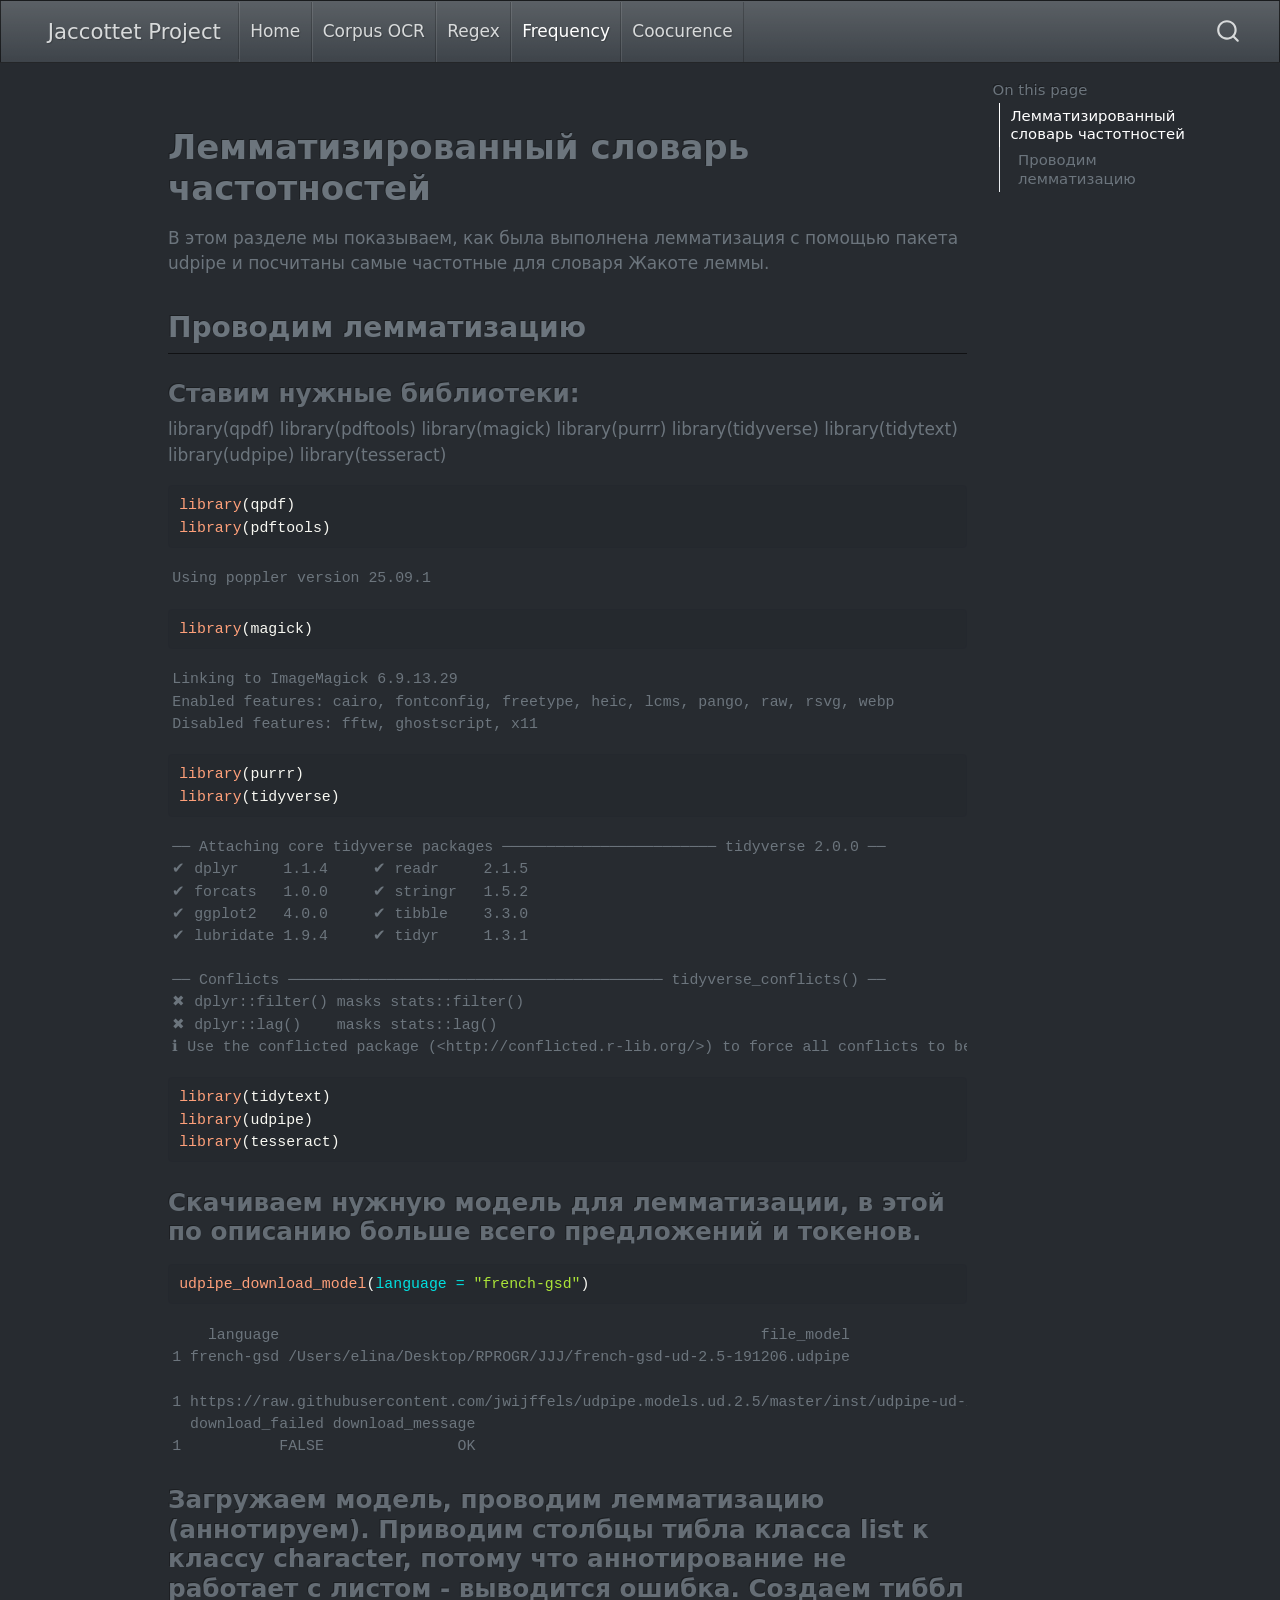
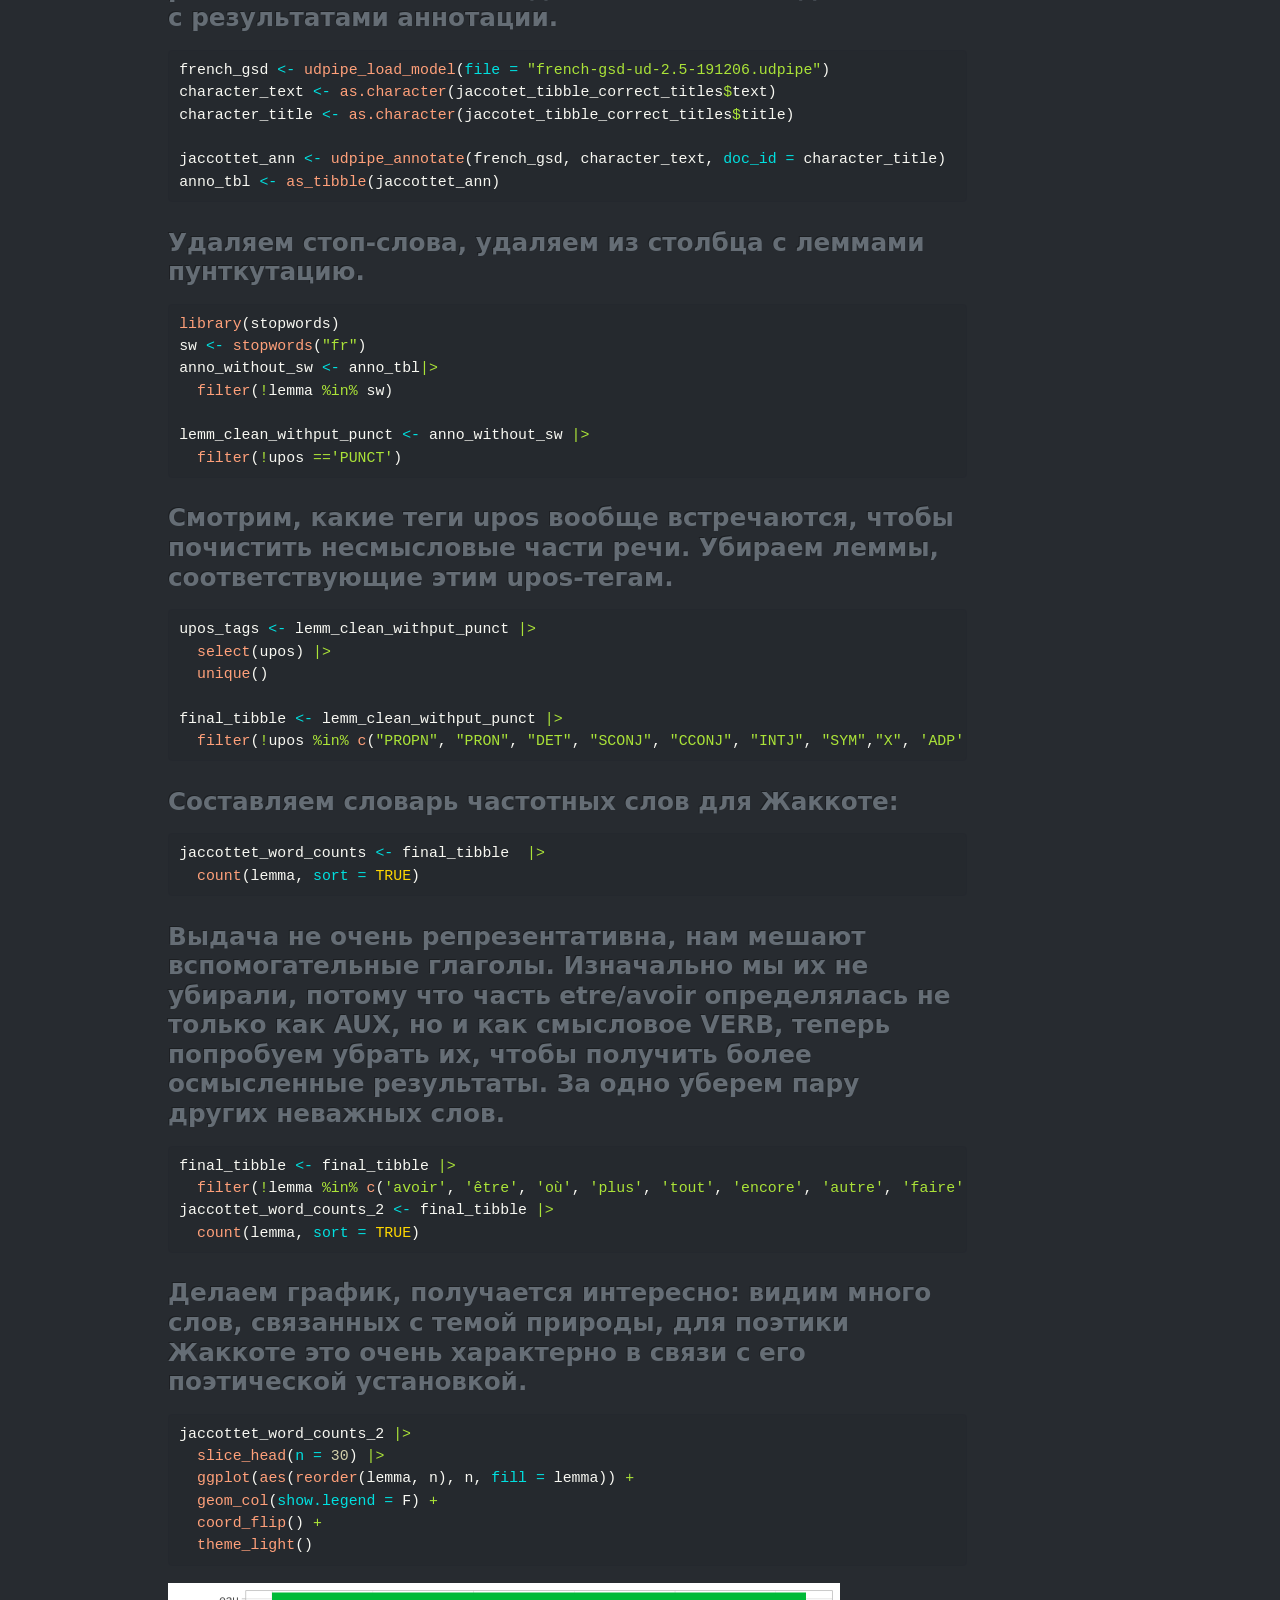
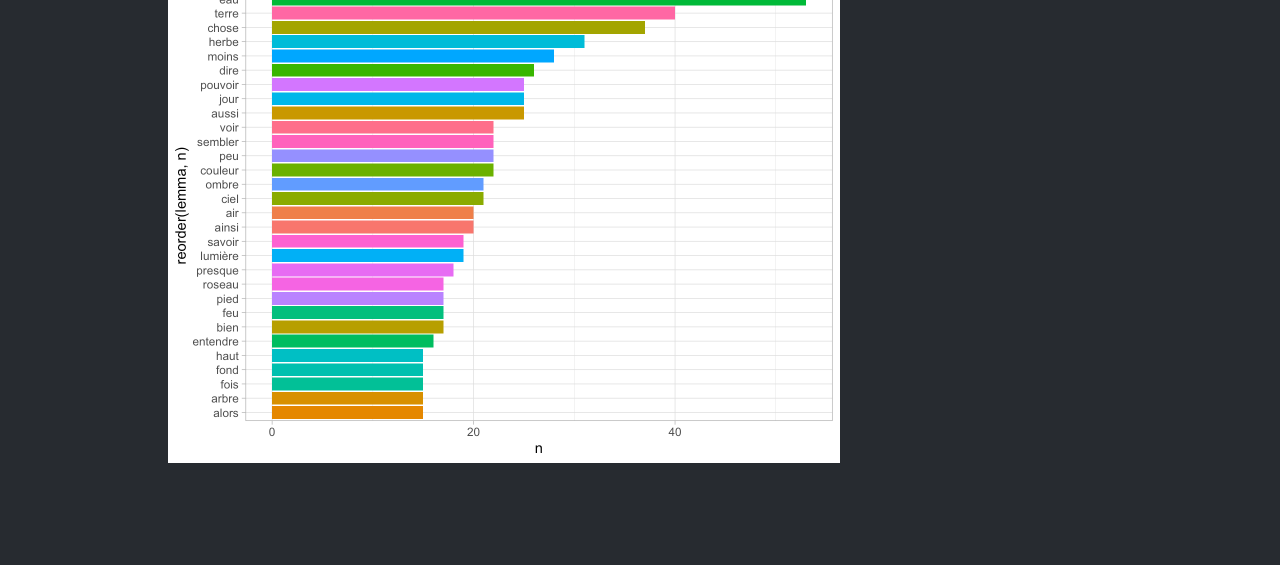
<file: docs/frequency.html>
<!DOCTYPE html>
<html xmlns="http://www.w3.org/1999/xhtml" lang="en" xml:lang="en"><head>

<meta charset="utf-8">
<meta name="generator" content="quarto-1.7.32">

<meta name="viewport" content="width=device-width, initial-scale=1.0, user-scalable=yes">


<title>frequency – Jaccottet Project</title>
<style>
code{white-space: pre-wrap;}
span.smallcaps{font-variant: small-caps;}
div.columns{display: flex; gap: min(4vw, 1.5em);}
div.column{flex: auto; overflow-x: auto;}
div.hanging-indent{margin-left: 1.5em; text-indent: -1.5em;}
ul.task-list{list-style: none;}
ul.task-list li input[type="checkbox"] {
  width: 0.8em;
  margin: 0 0.8em 0.2em -1em; /* quarto-specific, see https://github.com/quarto-dev/quarto-cli/issues/4556 */ 
  vertical-align: middle;
}
/* CSS for syntax highlighting */
html { -webkit-text-size-adjust: 100%; }
pre > code.sourceCode { white-space: pre; position: relative; }
pre > code.sourceCode > span { display: inline-block; line-height: 1.25; }
pre > code.sourceCode > span:empty { height: 1.2em; }
.sourceCode { overflow: visible; }
code.sourceCode > span { color: inherit; text-decoration: inherit; }
div.sourceCode { margin: 1em 0; }
pre.sourceCode { margin: 0; }
@media screen {
div.sourceCode { overflow: auto; }
}
@media print {
pre > code.sourceCode { white-space: pre-wrap; }
pre > code.sourceCode > span { text-indent: -5em; padding-left: 5em; }
}
pre.numberSource code
  { counter-reset: source-line 0; }
pre.numberSource code > span
  { position: relative; left: -4em; counter-increment: source-line; }
pre.numberSource code > span > a:first-child::before
  { content: counter(source-line);
    position: relative; left: -1em; text-align: right; vertical-align: baseline;
    border: none; display: inline-block;
    -webkit-touch-callout: none; -webkit-user-select: none;
    -khtml-user-select: none; -moz-user-select: none;
    -ms-user-select: none; user-select: none;
    padding: 0 4px; width: 4em;
  }
pre.numberSource { margin-left: 3em;  padding-left: 4px; }
div.sourceCode
  {   }
@media screen {
pre > code.sourceCode > span > a:first-child::before { text-decoration: underline; }
}
</style>


<script src="site_libs/quarto-nav/quarto-nav.js"></script>
<script src="site_libs/quarto-nav/headroom.min.js"></script>
<script src="site_libs/clipboard/clipboard.min.js"></script>
<script src="site_libs/quarto-search/autocomplete.umd.js"></script>
<script src="site_libs/quarto-search/fuse.min.js"></script>
<script src="site_libs/quarto-search/quarto-search.js"></script>
<meta name="quarto:offset" content="./">
<script src="site_libs/quarto-html/quarto.js" type="module"></script>
<script src="site_libs/quarto-html/tabsets/tabsets.js" type="module"></script>
<script src="site_libs/quarto-html/popper.min.js"></script>
<script src="site_libs/quarto-html/tippy.umd.min.js"></script>
<script src="site_libs/quarto-html/anchor.min.js"></script>
<link href="site_libs/quarto-html/tippy.css" rel="stylesheet">
<link href="site_libs/quarto-html/quarto-syntax-highlighting-dark-2fef5ea3f8957b3e4ecc936fc74692ca.css" rel="stylesheet" id="quarto-text-highlighting-styles">
<script src="site_libs/bootstrap/bootstrap.min.js"></script>
<link href="site_libs/bootstrap/bootstrap-icons.css" rel="stylesheet">
<link href="site_libs/bootstrap/bootstrap-81925fddf61608126798db9c8c2cab14.min.css" rel="stylesheet" append-hash="true" id="quarto-bootstrap" data-mode="dark">
<script id="quarto-search-options" type="application/json">{
  "location": "navbar",
  "copy-button": false,
  "collapse-after": 3,
  "panel-placement": "end",
  "type": "overlay",
  "limit": 50,
  "keyboard-shortcut": [
    "f",
    "/",
    "s"
  ],
  "show-item-context": false,
  "language": {
    "search-no-results-text": "No results",
    "search-matching-documents-text": "matching documents",
    "search-copy-link-title": "Copy link to search",
    "search-hide-matches-text": "Hide additional matches",
    "search-more-match-text": "more match in this document",
    "search-more-matches-text": "more matches in this document",
    "search-clear-button-title": "Clear",
    "search-text-placeholder": "",
    "search-detached-cancel-button-title": "Cancel",
    "search-submit-button-title": "Submit",
    "search-label": "Search"
  }
}</script>


<link rel="stylesheet" href="styles.css">
</head>

<body class="nav-fixed quarto-light">

<div id="quarto-search-results"></div>
  <header id="quarto-header" class="headroom fixed-top">
    <nav class="navbar navbar-expand-lg " data-bs-theme="dark">
      <div class="navbar-container container-fluid">
      <div class="navbar-brand-container mx-auto">
    <a class="navbar-brand" href="./index.html">
    <span class="navbar-title">Jaccottet Project</span>
    </a>
  </div>
            <div id="quarto-search" class="" title="Search"></div>
          <button class="navbar-toggler" type="button" data-bs-toggle="collapse" data-bs-target="#navbarCollapse" aria-controls="navbarCollapse" role="menu" aria-expanded="false" aria-label="Toggle navigation" onclick="if (window.quartoToggleHeadroom) { window.quartoToggleHeadroom(); }">
  <span class="navbar-toggler-icon"></span>
</button>
          <div class="collapse navbar-collapse" id="navbarCollapse">
            <ul class="navbar-nav navbar-nav-scroll me-auto">
  <li class="nav-item">
    <a class="nav-link" href="./index.html"> 
<span class="menu-text">Home</span></a>
  </li>  
  <li class="nav-item">
    <a class="nav-link" href="./about.html"> 
<span class="menu-text">Corpus OCR</span></a>
  </li>  
  <li class="nav-item">
    <a class="nav-link" href="./regex.html"> 
<span class="menu-text">Regex</span></a>
  </li>  
  <li class="nav-item">
    <a class="nav-link active" href="./frequency.html" aria-current="page"> 
<span class="menu-text">Frequency</span></a>
  </li>  
  <li class="nav-item">
    <a class="nav-link" href="./cooc.html"> 
<span class="menu-text">Coocurence</span></a>
  </li>  
</ul>
          </div> <!-- /navcollapse -->
            <div class="quarto-navbar-tools">
</div>
      </div> <!-- /container-fluid -->
    </nav>
</header>
<!-- content -->
<div id="quarto-content" class="quarto-container page-columns page-rows-contents page-layout-article page-navbar">
<!-- sidebar -->
<!-- margin-sidebar -->
    <div id="quarto-margin-sidebar" class="sidebar margin-sidebar">
        <nav id="TOC" role="doc-toc" class="toc-active">
    <h2 id="toc-title">On this page</h2>
   
  <ul>
  <li><a href="#лемматизированный-словарь-частотностей" id="toc-лемматизированный-словарь-частотностей" class="nav-link active" data-scroll-target="#лемматизированный-словарь-частотностей">Лемматизированный словарь частотностей</a>
  <ul class="collapse">
  <li><a href="#проводим-лемматизацию" id="toc-проводим-лемматизацию" class="nav-link" data-scroll-target="#проводим-лемматизацию">Проводим лемматизацию</a>
  <ul class="collapse">
  <li><a href="#ставим-нужные-библиотеки" id="toc-ставим-нужные-библиотеки" class="nav-link" data-scroll-target="#ставим-нужные-библиотеки">Ставим нужные библиотеки:</a></li>
  <li><a href="#скачиваем-нужную-модель-для-лемматизации-в-этой-по-описанию-больше-всего-предложений-и-токенов." id="toc-скачиваем-нужную-модель-для-лемматизации-в-этой-по-описанию-больше-всего-предложений-и-токенов." class="nav-link" data-scroll-target="#скачиваем-нужную-модель-для-лемматизации-в-этой-по-описанию-больше-всего-предложений-и-токенов.">Скачиваем нужную модель для лемматизации, в этой по описанию больше всего предложений и токенов.</a></li>
  <li><a href="#загружаем-модель-проводим-лемматизацию-аннотируем.-приводим-столбцы-тибла-класса-list-к-классу-character-потому-что-аннотирование-не-работает-с-листом---выводится-ошибка.-создаем-тиббл-с-результатами-аннотации." id="toc-загружаем-модель-проводим-лемматизацию-аннотируем.-приводим-столбцы-тибла-класса-list-к-классу-character-потому-что-аннотирование-не-работает-с-листом---выводится-ошибка.-создаем-тиббл-с-результатами-аннотации." class="nav-link" data-scroll-target="#загружаем-модель-проводим-лемматизацию-аннотируем.-приводим-столбцы-тибла-класса-list-к-классу-character-потому-что-аннотирование-не-работает-с-листом---выводится-ошибка.-создаем-тиббл-с-результатами-аннотации.">Загружаем модель, проводим лемматизацию (аннотируем). Приводим столбцы тибла класса list к классу character, потому что аннотирование не работает с листом - выводится ошибка. Создаем тиббл с результатами аннотации.</a></li>
  <li><a href="#удаляем-стоп-слова-удаляем-из-столбца-с-леммами-пунткутацию." id="toc-удаляем-стоп-слова-удаляем-из-столбца-с-леммами-пунткутацию." class="nav-link" data-scroll-target="#удаляем-стоп-слова-удаляем-из-столбца-с-леммами-пунткутацию.">Удаляем стоп-слова, удаляем из столбца с леммами пунткутацию.</a></li>
  <li><a href="#смотрим-какие-теги-upos-вообще-встречаются-чтобы-почистить-несмысловые-части-речи.-убираем-леммы-соответствующие-этим-upos-тегам." id="toc-смотрим-какие-теги-upos-вообще-встречаются-чтобы-почистить-несмысловые-части-речи.-убираем-леммы-соответствующие-этим-upos-тегам." class="nav-link" data-scroll-target="#смотрим-какие-теги-upos-вообще-встречаются-чтобы-почистить-несмысловые-части-речи.-убираем-леммы-соответствующие-этим-upos-тегам.">Смотрим, какие теги upos вообще встречаются, чтобы почистить несмысловые части речи. Убираем леммы, соответствующие этим upos-тегам.</a></li>
  <li><a href="#составляем-словарь-частотных-слов-для-жаккоте" id="toc-составляем-словарь-частотных-слов-для-жаккоте" class="nav-link" data-scroll-target="#составляем-словарь-частотных-слов-для-жаккоте">Составляем словарь частотных слов для Жаккоте:</a></li>
  <li><a href="#выдача-не-очень-репрезентативна-нам-мешают-вспомогательные-глаголы.-изначально-мы-их-не-убирали-потому-что-часть-etreavoir-определялась-не-только-как-aux-но-и-как-смысловое-verb-теперь-попробуем-убрать-их-чтобы-получить-более-осмысленные-результаты.-за-одно-уберем-пару-других-неважных-слов." id="toc-выдача-не-очень-репрезентативна-нам-мешают-вспомогательные-глаголы.-изначально-мы-их-не-убирали-потому-что-часть-etreavoir-определялась-не-только-как-aux-но-и-как-смысловое-verb-теперь-попробуем-убрать-их-чтобы-получить-более-осмысленные-результаты.-за-одно-уберем-пару-других-неважных-слов." class="nav-link" data-scroll-target="#выдача-не-очень-репрезентативна-нам-мешают-вспомогательные-глаголы.-изначально-мы-их-не-убирали-потому-что-часть-etreavoir-определялась-не-только-как-aux-но-и-как-смысловое-verb-теперь-попробуем-убрать-их-чтобы-получить-более-осмысленные-результаты.-за-одно-уберем-пару-других-неважных-слов.">Выдача не очень репрезентативна, нам мешают вспомогательные глаголы. Изначально мы их не убирали, потому что часть etre/avoir определялась не только как AUX, но и как смысловое VERB, теперь попробуем убрать их, чтобы получить более осмысленные результаты. За одно уберем пару других неважных слов.</a></li>
  <li><a href="#делаем-график-получается-интересно-видим-много-слов-связанных-с-темой-природы-для-поэтики-жаккоте-это-очень-характерно-в-связи-с-его-поэтической-установкой." id="toc-делаем-график-получается-интересно-видим-много-слов-связанных-с-темой-природы-для-поэтики-жаккоте-это-очень-характерно-в-связи-с-его-поэтической-установкой." class="nav-link" data-scroll-target="#делаем-график-получается-интересно-видим-много-слов-связанных-с-темой-природы-для-поэтики-жаккоте-это-очень-характерно-в-связи-с-его-поэтической-установкой.">Делаем график, получается интересно: видим много слов, связанных с темой природы, для поэтики Жаккоте это очень характерно в связи с его поэтической установкой.</a></li>
  </ul></li>
  </ul></li>
  </ul>
</nav>
    </div>
<!-- main -->
<main class="content" id="quarto-document-content"><header id="title-block-header" class="quarto-title-block"></header>




<section id="лемматизированный-словарь-частотностей" class="level1">
<h1>Лемматизированный словарь частотностей</h1>
<p>В этом разделе мы показываем, как была выполнена лемматизация с помощью пакета udpipe и посчитаны самые частотные для словаря Жакоте леммы.</p>
<section id="проводим-лемматизацию" class="level2">
<h2 class="anchored" data-anchor-id="проводим-лемматизацию">Проводим лемматизацию</h2>
<section id="ставим-нужные-библиотеки" class="level3">
<h3 class="anchored" data-anchor-id="ставим-нужные-библиотеки">Ставим нужные библиотеки:</h3>
<p>library(qpdf) library(pdftools) library(magick) library(purrr) library(tidyverse) library(tidytext) library(udpipe) library(tesseract)</p>
<div class="cell">
<div class="sourceCode cell-code" id="cb1"><pre class="sourceCode r code-with-copy"><code class="sourceCode r"><span id="cb1-1"><a href="#cb1-1" aria-hidden="true" tabindex="-1"></a><span class="fu">library</span>(qpdf)</span>
<span id="cb1-2"><a href="#cb1-2" aria-hidden="true" tabindex="-1"></a><span class="fu">library</span>(pdftools)</span></code><button title="Copy to Clipboard" class="code-copy-button"><i class="bi"></i></button></pre></div>
<div class="cell-output cell-output-stderr">
<pre><code>Using poppler version 25.09.1</code></pre>
</div>
<div class="sourceCode cell-code" id="cb3"><pre class="sourceCode r code-with-copy"><code class="sourceCode r"><span id="cb3-1"><a href="#cb3-1" aria-hidden="true" tabindex="-1"></a><span class="fu">library</span>(magick)</span></code><button title="Copy to Clipboard" class="code-copy-button"><i class="bi"></i></button></pre></div>
<div class="cell-output cell-output-stderr">
<pre><code>Linking to ImageMagick 6.9.13.29
Enabled features: cairo, fontconfig, freetype, heic, lcms, pango, raw, rsvg, webp
Disabled features: fftw, ghostscript, x11</code></pre>
</div>
<div class="sourceCode cell-code" id="cb5"><pre class="sourceCode r code-with-copy"><code class="sourceCode r"><span id="cb5-1"><a href="#cb5-1" aria-hidden="true" tabindex="-1"></a><span class="fu">library</span>(purrr)</span>
<span id="cb5-2"><a href="#cb5-2" aria-hidden="true" tabindex="-1"></a><span class="fu">library</span>(tidyverse)</span></code><button title="Copy to Clipboard" class="code-copy-button"><i class="bi"></i></button></pre></div>
<div class="cell-output cell-output-stderr">
<pre><code>── Attaching core tidyverse packages ──────────────────────── tidyverse 2.0.0 ──
✔ dplyr     1.1.4     ✔ readr     2.1.5
✔ forcats   1.0.0     ✔ stringr   1.5.2
✔ ggplot2   4.0.0     ✔ tibble    3.3.0
✔ lubridate 1.9.4     ✔ tidyr     1.3.1</code></pre>
</div>
<div class="cell-output cell-output-stderr">
<pre><code>── Conflicts ────────────────────────────────────────── tidyverse_conflicts() ──
✖ dplyr::filter() masks stats::filter()
✖ dplyr::lag()    masks stats::lag()
ℹ Use the conflicted package (&lt;http://conflicted.r-lib.org/&gt;) to force all conflicts to become errors</code></pre>
</div>
<div class="sourceCode cell-code" id="cb8"><pre class="sourceCode r code-with-copy"><code class="sourceCode r"><span id="cb8-1"><a href="#cb8-1" aria-hidden="true" tabindex="-1"></a><span class="fu">library</span>(tidytext)</span>
<span id="cb8-2"><a href="#cb8-2" aria-hidden="true" tabindex="-1"></a><span class="fu">library</span>(udpipe)</span>
<span id="cb8-3"><a href="#cb8-3" aria-hidden="true" tabindex="-1"></a><span class="fu">library</span>(tesseract)</span></code><button title="Copy to Clipboard" class="code-copy-button"><i class="bi"></i></button></pre></div>
</div>
</section>
<section id="скачиваем-нужную-модель-для-лемматизации-в-этой-по-описанию-больше-всего-предложений-и-токенов." class="level3">
<h3 class="anchored" data-anchor-id="скачиваем-нужную-модель-для-лемматизации-в-этой-по-описанию-больше-всего-предложений-и-токенов.">Скачиваем нужную модель для лемматизации, в этой по описанию больше всего предложений и токенов.</h3>
<div class="cell">
<div class="sourceCode cell-code" id="cb9"><pre class="sourceCode r code-with-copy"><code class="sourceCode r"><span id="cb9-1"><a href="#cb9-1" aria-hidden="true" tabindex="-1"></a><span class="fu">udpipe_download_model</span>(<span class="at">language =</span> <span class="st">"french-gsd"</span>)</span></code><button title="Copy to Clipboard" class="code-copy-button"><i class="bi"></i></button></pre></div>
<div class="cell-output cell-output-stdout">
<pre><code>    language                                                      file_model
1 french-gsd /Users/elina/Desktop/RPROGR/JJJ/french-gsd-ud-2.5-191206.udpipe
                                                                                                                                url
1 https://raw.githubusercontent.com/jwijffels/udpipe.models.ud.2.5/master/inst/udpipe-ud-2.5-191206/french-gsd-ud-2.5-191206.udpipe
  download_failed download_message
1           FALSE               OK</code></pre>
</div>
</div>
</section>
<section id="загружаем-модель-проводим-лемматизацию-аннотируем.-приводим-столбцы-тибла-класса-list-к-классу-character-потому-что-аннотирование-не-работает-с-листом---выводится-ошибка.-создаем-тиббл-с-результатами-аннотации." class="level3">
<h3 class="anchored" data-anchor-id="загружаем-модель-проводим-лемматизацию-аннотируем.-приводим-столбцы-тибла-класса-list-к-классу-character-потому-что-аннотирование-не-работает-с-листом---выводится-ошибка.-создаем-тиббл-с-результатами-аннотации.">Загружаем модель, проводим лемматизацию (аннотируем). Приводим столбцы тибла класса list к классу character, потому что аннотирование не работает с листом - выводится ошибка. Создаем тиббл с результатами аннотации.</h3>
<div class="cell">
<div class="sourceCode cell-code" id="cb11"><pre class="sourceCode r code-with-copy"><code class="sourceCode r"><span id="cb11-1"><a href="#cb11-1" aria-hidden="true" tabindex="-1"></a>french_gsd <span class="ot">&lt;-</span> <span class="fu">udpipe_load_model</span>(<span class="at">file =</span> <span class="st">"french-gsd-ud-2.5-191206.udpipe"</span>)</span>
<span id="cb11-2"><a href="#cb11-2" aria-hidden="true" tabindex="-1"></a>character_text <span class="ot">&lt;-</span> <span class="fu">as.character</span>(jaccotet_tibble_correct_titles<span class="sc">$</span>text)</span>
<span id="cb11-3"><a href="#cb11-3" aria-hidden="true" tabindex="-1"></a>character_title <span class="ot">&lt;-</span> <span class="fu">as.character</span>(jaccotet_tibble_correct_titles<span class="sc">$</span>title)</span>
<span id="cb11-4"><a href="#cb11-4" aria-hidden="true" tabindex="-1"></a></span>
<span id="cb11-5"><a href="#cb11-5" aria-hidden="true" tabindex="-1"></a>jaccottet_ann <span class="ot">&lt;-</span> <span class="fu">udpipe_annotate</span>(french_gsd, character_text, <span class="at">doc_id =</span> character_title)</span>
<span id="cb11-6"><a href="#cb11-6" aria-hidden="true" tabindex="-1"></a>anno_tbl <span class="ot">&lt;-</span> <span class="fu">as_tibble</span>(jaccottet_ann)</span></code><button title="Copy to Clipboard" class="code-copy-button"><i class="bi"></i></button></pre></div>
</div>
</section>
<section id="удаляем-стоп-слова-удаляем-из-столбца-с-леммами-пунткутацию." class="level3">
<h3 class="anchored" data-anchor-id="удаляем-стоп-слова-удаляем-из-столбца-с-леммами-пунткутацию.">Удаляем стоп-слова, удаляем из столбца с леммами пунткутацию.</h3>
<div class="cell">
<div class="sourceCode cell-code" id="cb12"><pre class="sourceCode r code-with-copy"><code class="sourceCode r"><span id="cb12-1"><a href="#cb12-1" aria-hidden="true" tabindex="-1"></a><span class="fu">library</span>(stopwords)</span>
<span id="cb12-2"><a href="#cb12-2" aria-hidden="true" tabindex="-1"></a>sw <span class="ot">&lt;-</span> <span class="fu">stopwords</span>(<span class="st">"fr"</span>)</span>
<span id="cb12-3"><a href="#cb12-3" aria-hidden="true" tabindex="-1"></a>anno_without_sw <span class="ot">&lt;-</span> anno_tbl<span class="sc">|&gt;</span> </span>
<span id="cb12-4"><a href="#cb12-4" aria-hidden="true" tabindex="-1"></a>  <span class="fu">filter</span>(<span class="sc">!</span>lemma <span class="sc">%in%</span> sw)</span>
<span id="cb12-5"><a href="#cb12-5" aria-hidden="true" tabindex="-1"></a></span>
<span id="cb12-6"><a href="#cb12-6" aria-hidden="true" tabindex="-1"></a>lemm_clean_withput_punct <span class="ot">&lt;-</span> anno_without_sw <span class="sc">|&gt;</span> </span>
<span id="cb12-7"><a href="#cb12-7" aria-hidden="true" tabindex="-1"></a>  <span class="fu">filter</span>(<span class="sc">!</span>upos <span class="sc">==</span><span class="st">'PUNCT'</span>)</span></code><button title="Copy to Clipboard" class="code-copy-button"><i class="bi"></i></button></pre></div>
</div>
</section>
<section id="смотрим-какие-теги-upos-вообще-встречаются-чтобы-почистить-несмысловые-части-речи.-убираем-леммы-соответствующие-этим-upos-тегам." class="level3">
<h3 class="anchored" data-anchor-id="смотрим-какие-теги-upos-вообще-встречаются-чтобы-почистить-несмысловые-части-речи.-убираем-леммы-соответствующие-этим-upos-тегам.">Смотрим, какие теги upos вообще встречаются, чтобы почистить несмысловые части речи. Убираем леммы, соответствующие этим upos-тегам.</h3>
<div class="cell">
<div class="sourceCode cell-code" id="cb13"><pre class="sourceCode r code-with-copy"><code class="sourceCode r"><span id="cb13-1"><a href="#cb13-1" aria-hidden="true" tabindex="-1"></a>upos_tags <span class="ot">&lt;-</span> lemm_clean_withput_punct <span class="sc">|&gt;</span> </span>
<span id="cb13-2"><a href="#cb13-2" aria-hidden="true" tabindex="-1"></a>  <span class="fu">select</span>(upos) <span class="sc">|&gt;</span> </span>
<span id="cb13-3"><a href="#cb13-3" aria-hidden="true" tabindex="-1"></a>  <span class="fu">unique</span>()</span>
<span id="cb13-4"><a href="#cb13-4" aria-hidden="true" tabindex="-1"></a></span>
<span id="cb13-5"><a href="#cb13-5" aria-hidden="true" tabindex="-1"></a>final_tibble <span class="ot">&lt;-</span> lemm_clean_withput_punct <span class="sc">|&gt;</span> </span>
<span id="cb13-6"><a href="#cb13-6" aria-hidden="true" tabindex="-1"></a>  <span class="fu">filter</span>(<span class="sc">!</span>upos <span class="sc">%in%</span> <span class="fu">c</span>(<span class="st">"PROPN"</span>, <span class="st">"PRON"</span>, <span class="st">"DET"</span>, <span class="st">"SCONJ"</span>, <span class="st">"CCONJ"</span>, <span class="st">"INTJ"</span>, <span class="st">"SYM"</span>,<span class="st">"X"</span>, <span class="st">'ADP'</span>))</span></code><button title="Copy to Clipboard" class="code-copy-button"><i class="bi"></i></button></pre></div>
</div>
</section>
<section id="составляем-словарь-частотных-слов-для-жаккоте" class="level3">
<h3 class="anchored" data-anchor-id="составляем-словарь-частотных-слов-для-жаккоте">Составляем словарь частотных слов для Жаккоте:</h3>
<div class="cell">
<div class="sourceCode cell-code" id="cb14"><pre class="sourceCode r code-with-copy"><code class="sourceCode r"><span id="cb14-1"><a href="#cb14-1" aria-hidden="true" tabindex="-1"></a>jaccottet_word_counts <span class="ot">&lt;-</span> final_tibble  <span class="sc">|&gt;</span> </span>
<span id="cb14-2"><a href="#cb14-2" aria-hidden="true" tabindex="-1"></a>  <span class="fu">count</span>(lemma, <span class="at">sort =</span> <span class="cn">TRUE</span>) </span></code><button title="Copy to Clipboard" class="code-copy-button"><i class="bi"></i></button></pre></div>
</div>
</section>
<section id="выдача-не-очень-репрезентативна-нам-мешают-вспомогательные-глаголы.-изначально-мы-их-не-убирали-потому-что-часть-etreavoir-определялась-не-только-как-aux-но-и-как-смысловое-verb-теперь-попробуем-убрать-их-чтобы-получить-более-осмысленные-результаты.-за-одно-уберем-пару-других-неважных-слов." class="level3">
<h3 class="anchored" data-anchor-id="выдача-не-очень-репрезентативна-нам-мешают-вспомогательные-глаголы.-изначально-мы-их-не-убирали-потому-что-часть-etreavoir-определялась-не-только-как-aux-но-и-как-смысловое-verb-теперь-попробуем-убрать-их-чтобы-получить-более-осмысленные-результаты.-за-одно-уберем-пару-других-неважных-слов.">Выдача не очень репрезентативна, нам мешают вспомогательные глаголы. Изначально мы их не убирали, потому что часть etre/avoir определялась не только как AUX, но и как смысловое VERB, теперь попробуем убрать их, чтобы получить более осмысленные результаты. За одно уберем пару других неважных слов.</h3>
<div class="cell">
<div class="sourceCode cell-code" id="cb15"><pre class="sourceCode r code-with-copy"><code class="sourceCode r"><span id="cb15-1"><a href="#cb15-1" aria-hidden="true" tabindex="-1"></a>final_tibble <span class="ot">&lt;-</span> final_tibble <span class="sc">|&gt;</span> </span>
<span id="cb15-2"><a href="#cb15-2" aria-hidden="true" tabindex="-1"></a>  <span class="fu">filter</span>(<span class="sc">!</span>lemma <span class="sc">%in%</span> <span class="fu">c</span>(<span class="st">'avoir'</span>, <span class="st">'être'</span>, <span class="st">'où'</span>, <span class="st">'plus'</span>, <span class="st">'tout'</span>, <span class="st">'encore'</span>, <span class="st">'autre'</span>, <span class="st">'faire'</span>))</span>
<span id="cb15-3"><a href="#cb15-3" aria-hidden="true" tabindex="-1"></a>jaccottet_word_counts_2 <span class="ot">&lt;-</span> final_tibble <span class="sc">|&gt;</span> </span>
<span id="cb15-4"><a href="#cb15-4" aria-hidden="true" tabindex="-1"></a>  <span class="fu">count</span>(lemma, <span class="at">sort =</span> <span class="cn">TRUE</span>)</span></code><button title="Copy to Clipboard" class="code-copy-button"><i class="bi"></i></button></pre></div>
</div>
</section>
<section id="делаем-график-получается-интересно-видим-много-слов-связанных-с-темой-природы-для-поэтики-жаккоте-это-очень-характерно-в-связи-с-его-поэтической-установкой." class="level3">
<h3 class="anchored" data-anchor-id="делаем-график-получается-интересно-видим-много-слов-связанных-с-темой-природы-для-поэтики-жаккоте-это-очень-характерно-в-связи-с-его-поэтической-установкой.">Делаем график, получается интересно: видим много слов, связанных с темой природы, для поэтики Жаккоте это очень характерно в связи с его поэтической установкой.</h3>
<div class="cell">
<div class="sourceCode cell-code" id="cb16"><pre class="sourceCode r code-with-copy"><code class="sourceCode r"><span id="cb16-1"><a href="#cb16-1" aria-hidden="true" tabindex="-1"></a>jaccottet_word_counts_2 <span class="sc">|&gt;</span> </span>
<span id="cb16-2"><a href="#cb16-2" aria-hidden="true" tabindex="-1"></a>  <span class="fu">slice_head</span>(<span class="at">n =</span> <span class="dv">30</span>) <span class="sc">|&gt;</span> </span>
<span id="cb16-3"><a href="#cb16-3" aria-hidden="true" tabindex="-1"></a>  <span class="fu">ggplot</span>(<span class="fu">aes</span>(<span class="fu">reorder</span>(lemma, n), n, <span class="at">fill =</span> lemma)) <span class="sc">+</span></span>
<span id="cb16-4"><a href="#cb16-4" aria-hidden="true" tabindex="-1"></a>  <span class="fu">geom_col</span>(<span class="at">show.legend =</span> F) <span class="sc">+</span> </span>
<span id="cb16-5"><a href="#cb16-5" aria-hidden="true" tabindex="-1"></a>  <span class="fu">coord_flip</span>() <span class="sc">+</span></span>
<span id="cb16-6"><a href="#cb16-6" aria-hidden="true" tabindex="-1"></a>  <span class="fu">theme_light</span>()</span></code><button title="Copy to Clipboard" class="code-copy-button"><i class="bi"></i></button></pre></div>
<div class="cell-output-display">
<div>
<figure class="figure">
<p><img src="frequency_files/figure-html/unnamed-chunk-9-1.png" class="img-fluid figure-img" width="672"></p>
</figure>
</div>
</div>
</div>


</section>
</section>
</section>

</main> <!-- /main -->
<script id="quarto-html-after-body" type="application/javascript">
  window.document.addEventListener("DOMContentLoaded", function (event) {
    const icon = "";
    const anchorJS = new window.AnchorJS();
    anchorJS.options = {
      placement: 'right',
      icon: icon
    };
    anchorJS.add('.anchored');
    const isCodeAnnotation = (el) => {
      for (const clz of el.classList) {
        if (clz.startsWith('code-annotation-')) {                     
          return true;
        }
      }
      return false;
    }
    const onCopySuccess = function(e) {
      // button target
      const button = e.trigger;
      // don't keep focus
      button.blur();
      // flash "checked"
      button.classList.add('code-copy-button-checked');
      var currentTitle = button.getAttribute("title");
      button.setAttribute("title", "Copied!");
      let tooltip;
      if (window.bootstrap) {
        button.setAttribute("data-bs-toggle", "tooltip");
        button.setAttribute("data-bs-placement", "left");
        button.setAttribute("data-bs-title", "Copied!");
        tooltip = new bootstrap.Tooltip(button, 
          { trigger: "manual", 
            customClass: "code-copy-button-tooltip",
            offset: [0, -8]});
        tooltip.show();    
      }
      setTimeout(function() {
        if (tooltip) {
          tooltip.hide();
          button.removeAttribute("data-bs-title");
          button.removeAttribute("data-bs-toggle");
          button.removeAttribute("data-bs-placement");
        }
        button.setAttribute("title", currentTitle);
        button.classList.remove('code-copy-button-checked');
      }, 1000);
      // clear code selection
      e.clearSelection();
    }
    const getTextToCopy = function(trigger) {
        const codeEl = trigger.previousElementSibling.cloneNode(true);
        for (const childEl of codeEl.children) {
          if (isCodeAnnotation(childEl)) {
            childEl.remove();
          }
        }
        return codeEl.innerText;
    }
    const clipboard = new window.ClipboardJS('.code-copy-button:not([data-in-quarto-modal])', {
      text: getTextToCopy
    });
    clipboard.on('success', onCopySuccess);
    if (window.document.getElementById('quarto-embedded-source-code-modal')) {
      const clipboardModal = new window.ClipboardJS('.code-copy-button[data-in-quarto-modal]', {
        text: getTextToCopy,
        container: window.document.getElementById('quarto-embedded-source-code-modal')
      });
      clipboardModal.on('success', onCopySuccess);
    }
      var localhostRegex = new RegExp(/^(?:http|https):\/\/localhost\:?[0-9]*\//);
      var mailtoRegex = new RegExp(/^mailto:/);
        var filterRegex = new RegExp('/' + window.location.host + '/');
      var isInternal = (href) => {
          return filterRegex.test(href) || localhostRegex.test(href) || mailtoRegex.test(href);
      }
      // Inspect non-navigation links and adorn them if external
     var links = window.document.querySelectorAll('a[href]:not(.nav-link):not(.navbar-brand):not(.toc-action):not(.sidebar-link):not(.sidebar-item-toggle):not(.pagination-link):not(.no-external):not([aria-hidden]):not(.dropdown-item):not(.quarto-navigation-tool):not(.about-link)');
      for (var i=0; i<links.length; i++) {
        const link = links[i];
        if (!isInternal(link.href)) {
          // undo the damage that might have been done by quarto-nav.js in the case of
          // links that we want to consider external
          if (link.dataset.originalHref !== undefined) {
            link.href = link.dataset.originalHref;
          }
        }
      }
    function tippyHover(el, contentFn, onTriggerFn, onUntriggerFn) {
      const config = {
        allowHTML: true,
        maxWidth: 500,
        delay: 100,
        arrow: false,
        appendTo: function(el) {
            return el.parentElement;
        },
        interactive: true,
        interactiveBorder: 10,
        theme: 'quarto',
        placement: 'bottom-start',
      };
      if (contentFn) {
        config.content = contentFn;
      }
      if (onTriggerFn) {
        config.onTrigger = onTriggerFn;
      }
      if (onUntriggerFn) {
        config.onUntrigger = onUntriggerFn;
      }
      window.tippy(el, config); 
    }
    const noterefs = window.document.querySelectorAll('a[role="doc-noteref"]');
    for (var i=0; i<noterefs.length; i++) {
      const ref = noterefs[i];
      tippyHover(ref, function() {
        // use id or data attribute instead here
        let href = ref.getAttribute('data-footnote-href') || ref.getAttribute('href');
        try { href = new URL(href).hash; } catch {}
        const id = href.replace(/^#\/?/, "");
        const note = window.document.getElementById(id);
        if (note) {
          return note.innerHTML;
        } else {
          return "";
        }
      });
    }
    const xrefs = window.document.querySelectorAll('a.quarto-xref');
    const processXRef = (id, note) => {
      // Strip column container classes
      const stripColumnClz = (el) => {
        el.classList.remove("page-full", "page-columns");
        if (el.children) {
          for (const child of el.children) {
            stripColumnClz(child);
          }
        }
      }
      stripColumnClz(note)
      if (id === null || id.startsWith('sec-')) {
        // Special case sections, only their first couple elements
        const container = document.createElement("div");
        if (note.children && note.children.length > 2) {
          container.appendChild(note.children[0].cloneNode(true));
          for (let i = 1; i < note.children.length; i++) {
            const child = note.children[i];
            if (child.tagName === "P" && child.innerText === "") {
              continue;
            } else {
              container.appendChild(child.cloneNode(true));
              break;
            }
          }
          if (window.Quarto?.typesetMath) {
            window.Quarto.typesetMath(container);
          }
          return container.innerHTML
        } else {
          if (window.Quarto?.typesetMath) {
            window.Quarto.typesetMath(note);
          }
          return note.innerHTML;
        }
      } else {
        // Remove any anchor links if they are present
        const anchorLink = note.querySelector('a.anchorjs-link');
        if (anchorLink) {
          anchorLink.remove();
        }
        if (window.Quarto?.typesetMath) {
          window.Quarto.typesetMath(note);
        }
        if (note.classList.contains("callout")) {
          return note.outerHTML;
        } else {
          return note.innerHTML;
        }
      }
    }
    for (var i=0; i<xrefs.length; i++) {
      const xref = xrefs[i];
      tippyHover(xref, undefined, function(instance) {
        instance.disable();
        let url = xref.getAttribute('href');
        let hash = undefined; 
        if (url.startsWith('#')) {
          hash = url;
        } else {
          try { hash = new URL(url).hash; } catch {}
        }
        if (hash) {
          const id = hash.replace(/^#\/?/, "");
          const note = window.document.getElementById(id);
          if (note !== null) {
            try {
              const html = processXRef(id, note.cloneNode(true));
              instance.setContent(html);
            } finally {
              instance.enable();
              instance.show();
            }
          } else {
            // See if we can fetch this
            fetch(url.split('#')[0])
            .then(res => res.text())
            .then(html => {
              const parser = new DOMParser();
              const htmlDoc = parser.parseFromString(html, "text/html");
              const note = htmlDoc.getElementById(id);
              if (note !== null) {
                const html = processXRef(id, note);
                instance.setContent(html);
              } 
            }).finally(() => {
              instance.enable();
              instance.show();
            });
          }
        } else {
          // See if we can fetch a full url (with no hash to target)
          // This is a special case and we should probably do some content thinning / targeting
          fetch(url)
          .then(res => res.text())
          .then(html => {
            const parser = new DOMParser();
            const htmlDoc = parser.parseFromString(html, "text/html");
            const note = htmlDoc.querySelector('main.content');
            if (note !== null) {
              // This should only happen for chapter cross references
              // (since there is no id in the URL)
              // remove the first header
              if (note.children.length > 0 && note.children[0].tagName === "HEADER") {
                note.children[0].remove();
              }
              const html = processXRef(null, note);
              instance.setContent(html);
            } 
          }).finally(() => {
            instance.enable();
            instance.show();
          });
        }
      }, function(instance) {
      });
    }
        let selectedAnnoteEl;
        const selectorForAnnotation = ( cell, annotation) => {
          let cellAttr = 'data-code-cell="' + cell + '"';
          let lineAttr = 'data-code-annotation="' +  annotation + '"';
          const selector = 'span[' + cellAttr + '][' + lineAttr + ']';
          return selector;
        }
        const selectCodeLines = (annoteEl) => {
          const doc = window.document;
          const targetCell = annoteEl.getAttribute("data-target-cell");
          const targetAnnotation = annoteEl.getAttribute("data-target-annotation");
          const annoteSpan = window.document.querySelector(selectorForAnnotation(targetCell, targetAnnotation));
          const lines = annoteSpan.getAttribute("data-code-lines").split(",");
          const lineIds = lines.map((line) => {
            return targetCell + "-" + line;
          })
          let top = null;
          let height = null;
          let parent = null;
          if (lineIds.length > 0) {
              //compute the position of the single el (top and bottom and make a div)
              const el = window.document.getElementById(lineIds[0]);
              top = el.offsetTop;
              height = el.offsetHeight;
              parent = el.parentElement.parentElement;
            if (lineIds.length > 1) {
              const lastEl = window.document.getElementById(lineIds[lineIds.length - 1]);
              const bottom = lastEl.offsetTop + lastEl.offsetHeight;
              height = bottom - top;
            }
            if (top !== null && height !== null && parent !== null) {
              // cook up a div (if necessary) and position it 
              let div = window.document.getElementById("code-annotation-line-highlight");
              if (div === null) {
                div = window.document.createElement("div");
                div.setAttribute("id", "code-annotation-line-highlight");
                div.style.position = 'absolute';
                parent.appendChild(div);
              }
              div.style.top = top - 2 + "px";
              div.style.height = height + 4 + "px";
              div.style.left = 0;
              let gutterDiv = window.document.getElementById("code-annotation-line-highlight-gutter");
              if (gutterDiv === null) {
                gutterDiv = window.document.createElement("div");
                gutterDiv.setAttribute("id", "code-annotation-line-highlight-gutter");
                gutterDiv.style.position = 'absolute';
                const codeCell = window.document.getElementById(targetCell);
                const gutter = codeCell.querySelector('.code-annotation-gutter');
                gutter.appendChild(gutterDiv);
              }
              gutterDiv.style.top = top - 2 + "px";
              gutterDiv.style.height = height + 4 + "px";
            }
            selectedAnnoteEl = annoteEl;
          }
        };
        const unselectCodeLines = () => {
          const elementsIds = ["code-annotation-line-highlight", "code-annotation-line-highlight-gutter"];
          elementsIds.forEach((elId) => {
            const div = window.document.getElementById(elId);
            if (div) {
              div.remove();
            }
          });
          selectedAnnoteEl = undefined;
        };
          // Handle positioning of the toggle
      window.addEventListener(
        "resize",
        throttle(() => {
          elRect = undefined;
          if (selectedAnnoteEl) {
            selectCodeLines(selectedAnnoteEl);
          }
        }, 10)
      );
      function throttle(fn, ms) {
      let throttle = false;
      let timer;
        return (...args) => {
          if(!throttle) { // first call gets through
              fn.apply(this, args);
              throttle = true;
          } else { // all the others get throttled
              if(timer) clearTimeout(timer); // cancel #2
              timer = setTimeout(() => {
                fn.apply(this, args);
                timer = throttle = false;
              }, ms);
          }
        };
      }
        // Attach click handler to the DT
        const annoteDls = window.document.querySelectorAll('dt[data-target-cell]');
        for (const annoteDlNode of annoteDls) {
          annoteDlNode.addEventListener('click', (event) => {
            const clickedEl = event.target;
            if (clickedEl !== selectedAnnoteEl) {
              unselectCodeLines();
              const activeEl = window.document.querySelector('dt[data-target-cell].code-annotation-active');
              if (activeEl) {
                activeEl.classList.remove('code-annotation-active');
              }
              selectCodeLines(clickedEl);
              clickedEl.classList.add('code-annotation-active');
            } else {
              // Unselect the line
              unselectCodeLines();
              clickedEl.classList.remove('code-annotation-active');
            }
          });
        }
    const findCites = (el) => {
      const parentEl = el.parentElement;
      if (parentEl) {
        const cites = parentEl.dataset.cites;
        if (cites) {
          return {
            el,
            cites: cites.split(' ')
          };
        } else {
          return findCites(el.parentElement)
        }
      } else {
        return undefined;
      }
    };
    var bibliorefs = window.document.querySelectorAll('a[role="doc-biblioref"]');
    for (var i=0; i<bibliorefs.length; i++) {
      const ref = bibliorefs[i];
      const citeInfo = findCites(ref);
      if (citeInfo) {
        tippyHover(citeInfo.el, function() {
          var popup = window.document.createElement('div');
          citeInfo.cites.forEach(function(cite) {
            var citeDiv = window.document.createElement('div');
            citeDiv.classList.add('hanging-indent');
            citeDiv.classList.add('csl-entry');
            var biblioDiv = window.document.getElementById('ref-' + cite);
            if (biblioDiv) {
              citeDiv.innerHTML = biblioDiv.innerHTML;
            }
            popup.appendChild(citeDiv);
          });
          return popup.innerHTML;
        });
      }
    }
  });
  </script>
</div> <!-- /content -->




</body></html>
</file>
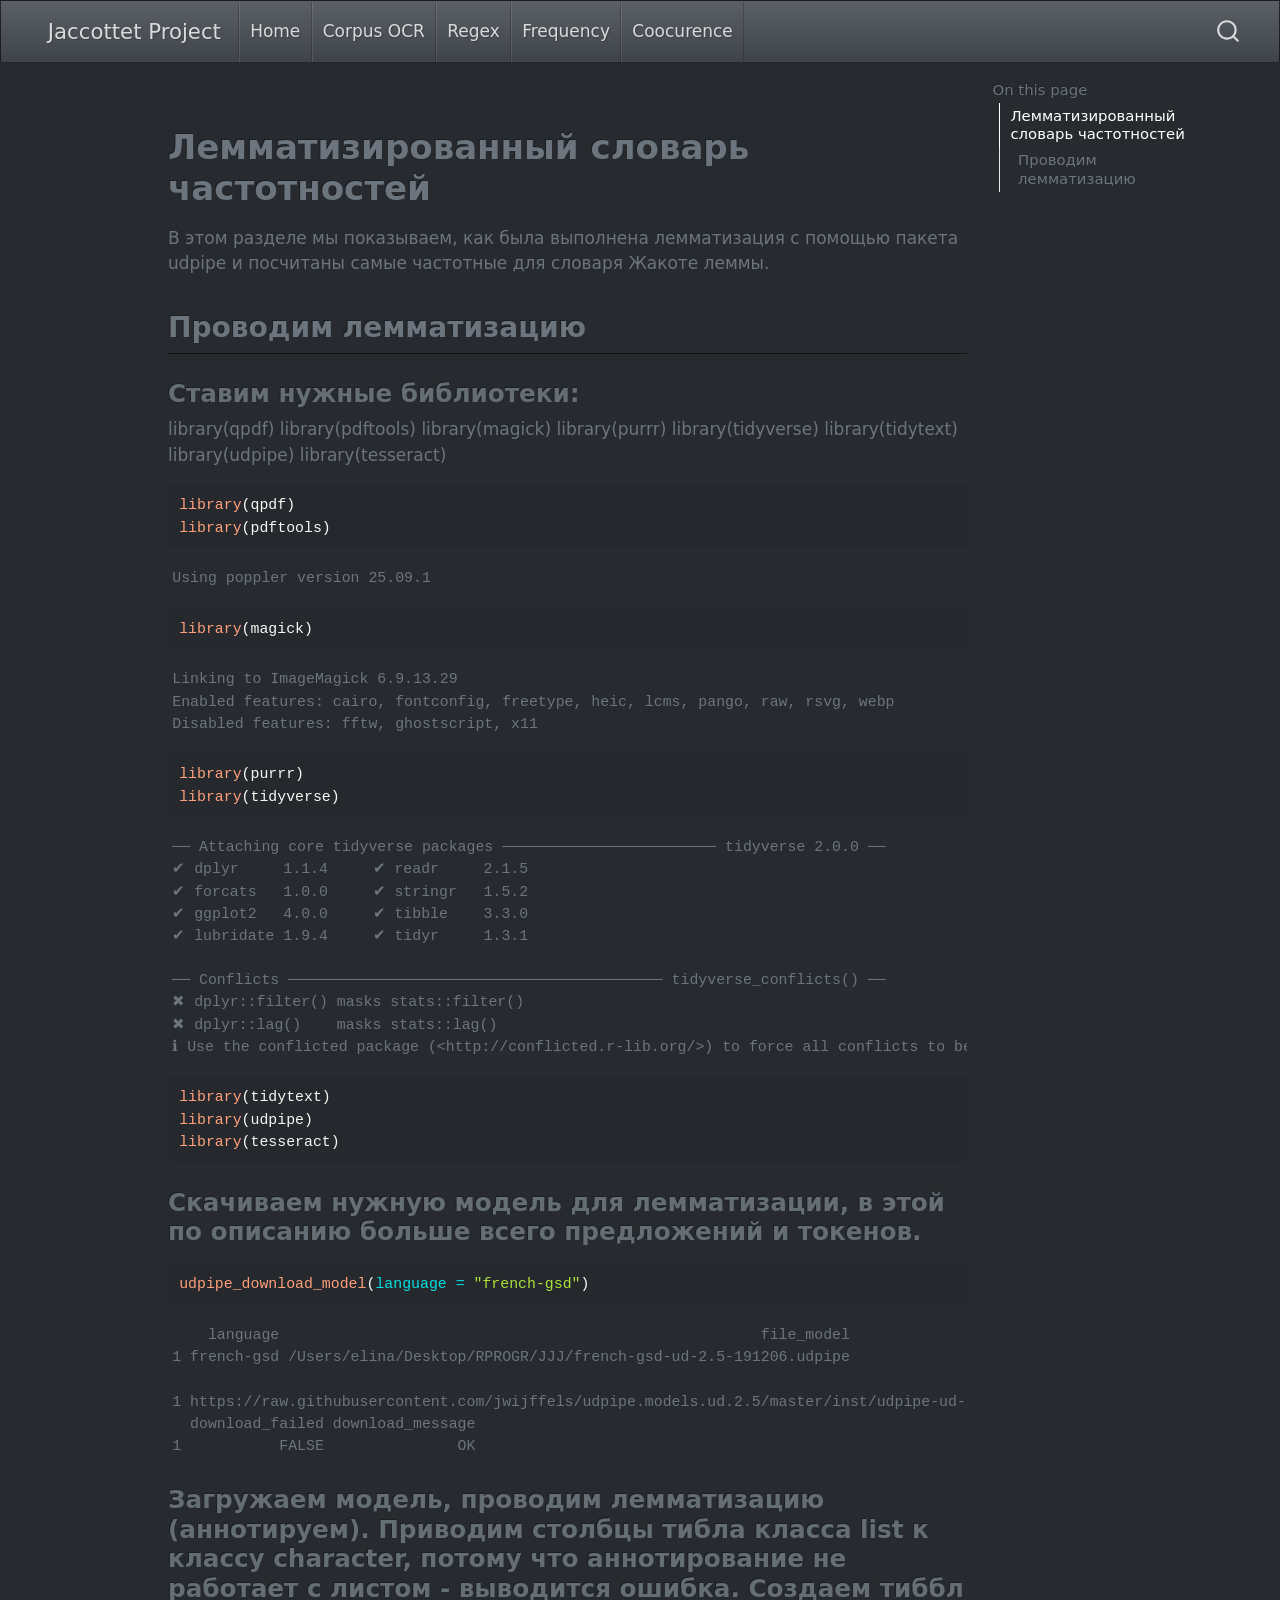
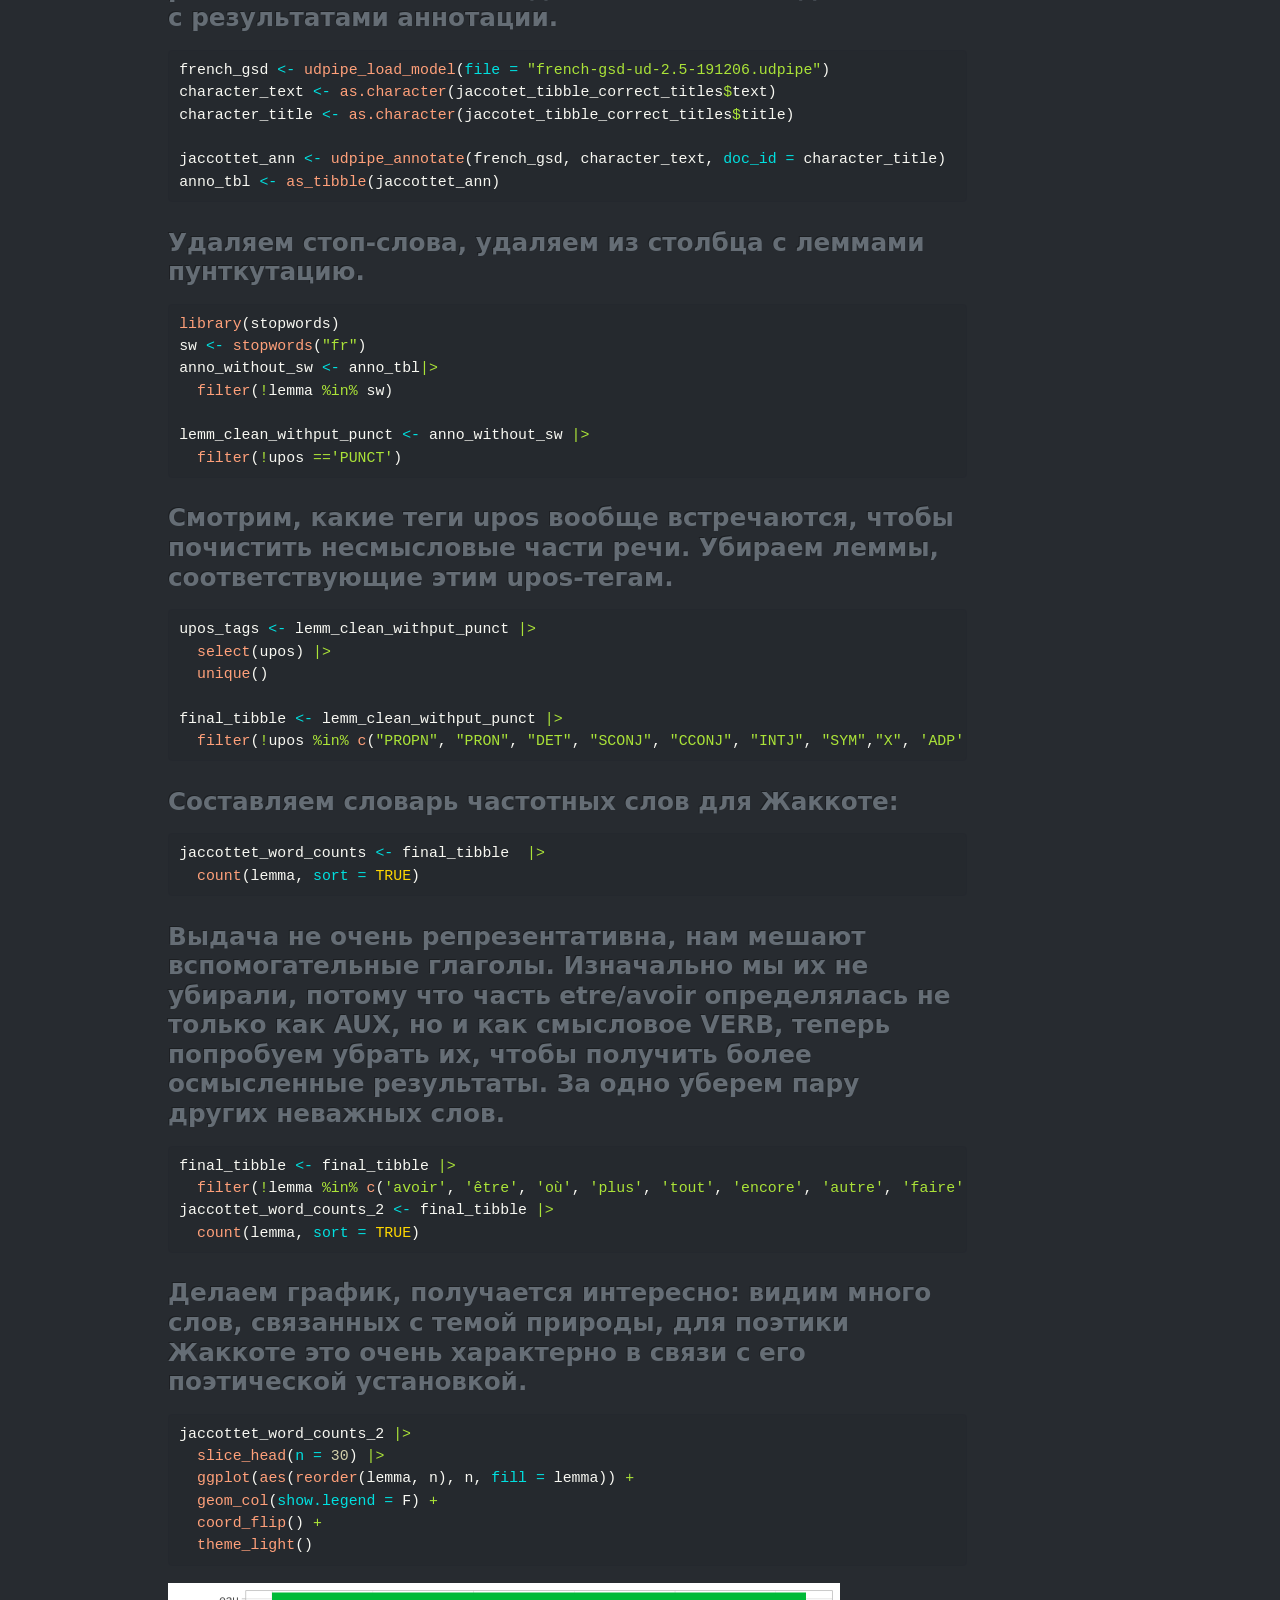
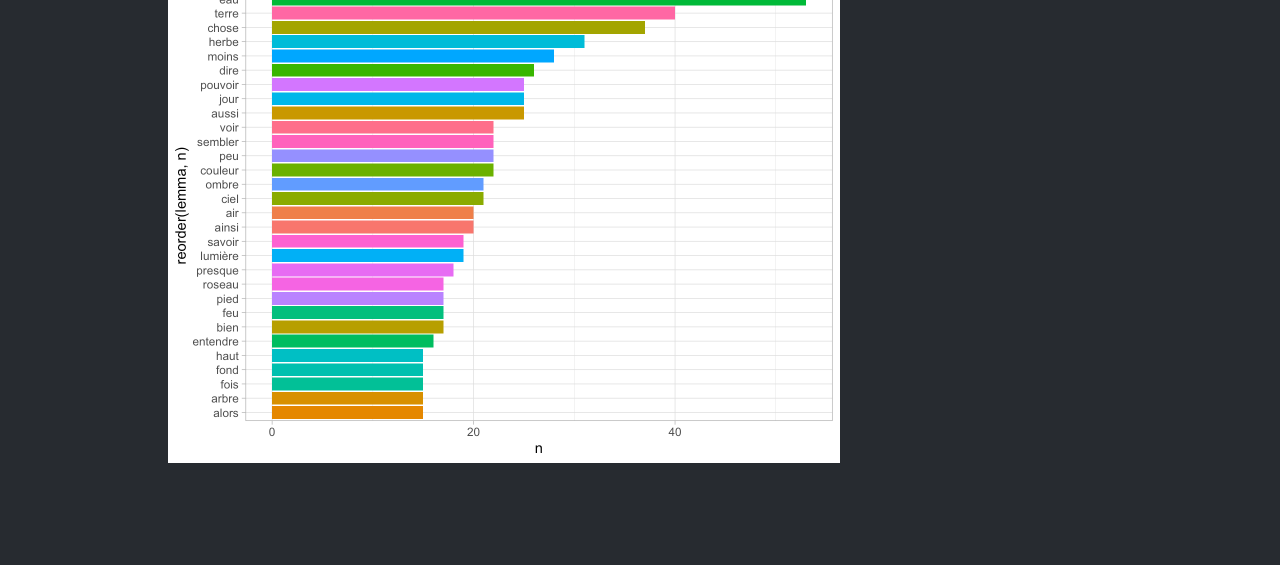
<file: docs/frequency.knit.html>
<!DOCTYPE html>
<html xmlns="http://www.w3.org/1999/xhtml" lang="en" xml:lang="en"><head>

<meta charset="utf-8">
<meta name="generator" content="quarto-1.7.32">

<meta name="viewport" content="width=device-width, initial-scale=1.0, user-scalable=yes">


<title>frequency.knit – Jaccottet Project</title>
<style>
code{white-space: pre-wrap;}
span.smallcaps{font-variant: small-caps;}
div.columns{display: flex; gap: min(4vw, 1.5em);}
div.column{flex: auto; overflow-x: auto;}
div.hanging-indent{margin-left: 1.5em; text-indent: -1.5em;}
ul.task-list{list-style: none;}
ul.task-list li input[type="checkbox"] {
  width: 0.8em;
  margin: 0 0.8em 0.2em -1em; /* quarto-specific, see https://github.com/quarto-dev/quarto-cli/issues/4556 */ 
  vertical-align: middle;
}
/* CSS for syntax highlighting */
html { -webkit-text-size-adjust: 100%; }
pre > code.sourceCode { white-space: pre; position: relative; }
pre > code.sourceCode > span { display: inline-block; line-height: 1.25; }
pre > code.sourceCode > span:empty { height: 1.2em; }
.sourceCode { overflow: visible; }
code.sourceCode > span { color: inherit; text-decoration: inherit; }
div.sourceCode { margin: 1em 0; }
pre.sourceCode { margin: 0; }
@media screen {
div.sourceCode { overflow: auto; }
}
@media print {
pre > code.sourceCode { white-space: pre-wrap; }
pre > code.sourceCode > span { text-indent: -5em; padding-left: 5em; }
}
pre.numberSource code
  { counter-reset: source-line 0; }
pre.numberSource code > span
  { position: relative; left: -4em; counter-increment: source-line; }
pre.numberSource code > span > a:first-child::before
  { content: counter(source-line);
    position: relative; left: -1em; text-align: right; vertical-align: baseline;
    border: none; display: inline-block;
    -webkit-touch-callout: none; -webkit-user-select: none;
    -khtml-user-select: none; -moz-user-select: none;
    -ms-user-select: none; user-select: none;
    padding: 0 4px; width: 4em;
  }
pre.numberSource { margin-left: 3em;  padding-left: 4px; }
div.sourceCode
  {   }
@media screen {
pre > code.sourceCode > span > a:first-child::before { text-decoration: underline; }
}
</style>


<script src="site_libs/quarto-nav/quarto-nav.js"></script>
<script src="site_libs/quarto-nav/headroom.min.js"></script>
<script src="site_libs/clipboard/clipboard.min.js"></script>
<script src="site_libs/quarto-search/autocomplete.umd.js"></script>
<script src="site_libs/quarto-search/fuse.min.js"></script>
<script src="site_libs/quarto-search/quarto-search.js"></script>
<meta name="quarto:offset" content="./">
<script src="site_libs/quarto-html/quarto.js" type="module"></script>
<script src="site_libs/quarto-html/tabsets/tabsets.js" type="module"></script>
<script src="site_libs/quarto-html/popper.min.js"></script>
<script src="site_libs/quarto-html/tippy.umd.min.js"></script>
<script src="site_libs/quarto-html/anchor.min.js"></script>
<link href="site_libs/quarto-html/tippy.css" rel="stylesheet">
<link href="site_libs/quarto-html/quarto-syntax-highlighting-dark-2fef5ea3f8957b3e4ecc936fc74692ca.css" rel="stylesheet" id="quarto-text-highlighting-styles">
<script src="site_libs/bootstrap/bootstrap.min.js"></script>
<link href="site_libs/bootstrap/bootstrap-icons.css" rel="stylesheet">
<link href="site_libs/bootstrap/bootstrap-81925fddf61608126798db9c8c2cab14.min.css" rel="stylesheet" append-hash="true" id="quarto-bootstrap" data-mode="dark">
<script id="quarto-search-options" type="application/json">{
  "location": "navbar",
  "copy-button": false,
  "collapse-after": 3,
  "panel-placement": "end",
  "type": "overlay",
  "limit": 50,
  "keyboard-shortcut": [
    "f",
    "/",
    "s"
  ],
  "show-item-context": false,
  "language": {
    "search-no-results-text": "No results",
    "search-matching-documents-text": "matching documents",
    "search-copy-link-title": "Copy link to search",
    "search-hide-matches-text": "Hide additional matches",
    "search-more-match-text": "more match in this document",
    "search-more-matches-text": "more matches in this document",
    "search-clear-button-title": "Clear",
    "search-text-placeholder": "",
    "search-detached-cancel-button-title": "Cancel",
    "search-submit-button-title": "Submit",
    "search-label": "Search"
  }
}</script>


<link rel="stylesheet" href="styles.css">
</head>

<body class="nav-fixed quarto-light">

<div id="quarto-search-results"></div>
  <header id="quarto-header" class="headroom fixed-top">
    <nav class="navbar navbar-expand-lg " data-bs-theme="dark">
      <div class="navbar-container container-fluid">
      <div class="navbar-brand-container mx-auto">
    <a class="navbar-brand" href="./index.html">
    <span class="navbar-title">Jaccottet Project</span>
    </a>
  </div>
            <div id="quarto-search" class="" title="Search"></div>
          <button class="navbar-toggler" type="button" data-bs-toggle="collapse" data-bs-target="#navbarCollapse" aria-controls="navbarCollapse" role="menu" aria-expanded="false" aria-label="Toggle navigation" onclick="if (window.quartoToggleHeadroom) { window.quartoToggleHeadroom(); }">
  <span class="navbar-toggler-icon"></span>
</button>
          <div class="collapse navbar-collapse" id="navbarCollapse">
            <ul class="navbar-nav navbar-nav-scroll me-auto">
  <li class="nav-item">
    <a class="nav-link" href="./index.html"> 
<span class="menu-text">Home</span></a>
  </li>  
  <li class="nav-item">
    <a class="nav-link" href="./about.html"> 
<span class="menu-text">Corpus OCR</span></a>
  </li>  
  <li class="nav-item">
    <a class="nav-link" href="./regex.html"> 
<span class="menu-text">Regex</span></a>
  </li>  
  <li class="nav-item">
    <a class="nav-link" href="./frequency.html"> 
<span class="menu-text">Frequency</span></a>
  </li>  
  <li class="nav-item">
    <a class="nav-link" href="./cooc.html"> 
<span class="menu-text">Coocurence</span></a>
  </li>  
</ul>
          </div> <!-- /navcollapse -->
            <div class="quarto-navbar-tools">
</div>
      </div> <!-- /container-fluid -->
    </nav>
</header>
<!-- content -->
<div id="quarto-content" class="quarto-container page-columns page-rows-contents page-layout-article page-navbar">
<!-- sidebar -->
<!-- margin-sidebar -->
    <div id="quarto-margin-sidebar" class="sidebar margin-sidebar">
        <nav id="TOC" role="doc-toc" class="toc-active">
    <h2 id="toc-title">On this page</h2>
   
  <ul>
  <li><a href="#лемматизированный-словарь-частотностей" id="toc-лемматизированный-словарь-частотностей" class="nav-link active" data-scroll-target="#лемматизированный-словарь-частотностей">Лемматизированный словарь частотностей</a>
  <ul class="collapse">
  <li><a href="#проводим-лемматизацию" id="toc-проводим-лемматизацию" class="nav-link" data-scroll-target="#проводим-лемматизацию">Проводим лемматизацию</a>
  <ul class="collapse">
  <li><a href="#ставим-нужные-библиотеки" id="toc-ставим-нужные-библиотеки" class="nav-link" data-scroll-target="#ставим-нужные-библиотеки">Ставим нужные библиотеки:</a></li>
  <li><a href="#скачиваем-нужную-модель-для-лемматизации-в-этой-по-описанию-больше-всего-предложений-и-токенов." id="toc-скачиваем-нужную-модель-для-лемматизации-в-этой-по-описанию-больше-всего-предложений-и-токенов." class="nav-link" data-scroll-target="#скачиваем-нужную-модель-для-лемматизации-в-этой-по-описанию-больше-всего-предложений-и-токенов.">Скачиваем нужную модель для лемматизации, в этой по описанию больше всего предложений и токенов.</a></li>
  <li><a href="#загружаем-модель-проводим-лемматизацию-аннотируем.-приводим-столбцы-тибла-класса-list-к-классу-character-потому-что-аннотирование-не-работает-с-листом---выводится-ошибка.-создаем-тиббл-с-результатами-аннотации." id="toc-загружаем-модель-проводим-лемматизацию-аннотируем.-приводим-столбцы-тибла-класса-list-к-классу-character-потому-что-аннотирование-не-работает-с-листом---выводится-ошибка.-создаем-тиббл-с-результатами-аннотации." class="nav-link" data-scroll-target="#загружаем-модель-проводим-лемматизацию-аннотируем.-приводим-столбцы-тибла-класса-list-к-классу-character-потому-что-аннотирование-не-работает-с-листом---выводится-ошибка.-создаем-тиббл-с-результатами-аннотации.">Загружаем модель, проводим лемматизацию (аннотируем). Приводим столбцы тибла класса list к классу character, потому что аннотирование не работает с листом - выводится ошибка. Создаем тиббл с результатами аннотации.</a></li>
  <li><a href="#удаляем-стоп-слова-удаляем-из-столбца-с-леммами-пунткутацию." id="toc-удаляем-стоп-слова-удаляем-из-столбца-с-леммами-пунткутацию." class="nav-link" data-scroll-target="#удаляем-стоп-слова-удаляем-из-столбца-с-леммами-пунткутацию.">Удаляем стоп-слова, удаляем из столбца с леммами пунткутацию.</a></li>
  <li><a href="#смотрим-какие-теги-upos-вообще-встречаются-чтобы-почистить-несмысловые-части-речи.-убираем-леммы-соответствующие-этим-upos-тегам." id="toc-смотрим-какие-теги-upos-вообще-встречаются-чтобы-почистить-несмысловые-части-речи.-убираем-леммы-соответствующие-этим-upos-тегам." class="nav-link" data-scroll-target="#смотрим-какие-теги-upos-вообще-встречаются-чтобы-почистить-несмысловые-части-речи.-убираем-леммы-соответствующие-этим-upos-тегам.">Смотрим, какие теги upos вообще встречаются, чтобы почистить несмысловые части речи. Убираем леммы, соответствующие этим upos-тегам.</a></li>
  <li><a href="#составляем-словарь-частотных-слов-для-жаккоте" id="toc-составляем-словарь-частотных-слов-для-жаккоте" class="nav-link" data-scroll-target="#составляем-словарь-частотных-слов-для-жаккоте">Составляем словарь частотных слов для Жаккоте:</a></li>
  <li><a href="#выдача-не-очень-репрезентативна-нам-мешают-вспомогательные-глаголы.-изначально-мы-их-не-убирали-потому-что-часть-etreavoir-определялась-не-только-как-aux-но-и-как-смысловое-verb-теперь-попробуем-убрать-их-чтобы-получить-более-осмысленные-результаты.-за-одно-уберем-пару-других-неважных-слов." id="toc-выдача-не-очень-репрезентативна-нам-мешают-вспомогательные-глаголы.-изначально-мы-их-не-убирали-потому-что-часть-etreavoir-определялась-не-только-как-aux-но-и-как-смысловое-verb-теперь-попробуем-убрать-их-чтобы-получить-более-осмысленные-результаты.-за-одно-уберем-пару-других-неважных-слов." class="nav-link" data-scroll-target="#выдача-не-очень-репрезентативна-нам-мешают-вспомогательные-глаголы.-изначально-мы-их-не-убирали-потому-что-часть-etreavoir-определялась-не-только-как-aux-но-и-как-смысловое-verb-теперь-попробуем-убрать-их-чтобы-получить-более-осмысленные-результаты.-за-одно-уберем-пару-других-неважных-слов.">Выдача не очень репрезентативна, нам мешают вспомогательные глаголы. Изначально мы их не убирали, потому что часть etre/avoir определялась не только как AUX, но и как смысловое VERB, теперь попробуем убрать их, чтобы получить более осмысленные результаты. За одно уберем пару других неважных слов.</a></li>
  <li><a href="#делаем-график-получается-интересно-видим-много-слов-связанных-с-темой-природы-для-поэтики-жаккоте-это-очень-характерно-в-связи-с-его-поэтической-установкой." id="toc-делаем-график-получается-интересно-видим-много-слов-связанных-с-темой-природы-для-поэтики-жаккоте-это-очень-характерно-в-связи-с-его-поэтической-установкой." class="nav-link" data-scroll-target="#делаем-график-получается-интересно-видим-много-слов-связанных-с-темой-природы-для-поэтики-жаккоте-это-очень-характерно-в-связи-с-его-поэтической-установкой.">Делаем график, получается интересно: видим много слов, связанных с темой природы, для поэтики Жаккоте это очень характерно в связи с его поэтической установкой.</a></li>
  </ul></li>
  </ul></li>
  </ul>
</nav>
    </div>
<!-- main -->
<main class="content" id="quarto-document-content"><header id="title-block-header" class="quarto-title-block"></header>




<section id="лемматизированный-словарь-частотностей" class="level1">
<h1>Лемматизированный словарь частотностей</h1>
<p>В этом разделе мы показываем, как была выполнена лемматизация с помощью пакета udpipe и посчитаны самые частотные для словаря Жакоте леммы.</p>
<section id="проводим-лемматизацию" class="level2">
<h2 class="anchored" data-anchor-id="проводим-лемматизацию">Проводим лемматизацию</h2>
<section id="ставим-нужные-библиотеки" class="level3">
<h3 class="anchored" data-anchor-id="ставим-нужные-библиотеки">Ставим нужные библиотеки:</h3>
<p>library(qpdf) library(pdftools) library(magick) library(purrr) library(tidyverse) library(tidytext) library(udpipe) library(tesseract)</p>
<div class="cell">
<div class="sourceCode cell-code" id="cb1"><pre class="sourceCode r code-with-copy"><code class="sourceCode r"><span id="cb1-1"><a href="#cb1-1" aria-hidden="true" tabindex="-1"></a><span class="fu">library</span>(qpdf)</span>
<span id="cb1-2"><a href="#cb1-2" aria-hidden="true" tabindex="-1"></a><span class="fu">library</span>(pdftools)</span></code><button title="Copy to Clipboard" class="code-copy-button"><i class="bi"></i></button></pre></div>
<div class="cell-output cell-output-stderr">
<pre><code>Using poppler version 25.09.1</code></pre>
</div>
<div class="sourceCode cell-code" id="cb3"><pre class="sourceCode r code-with-copy"><code class="sourceCode r"><span id="cb3-1"><a href="#cb3-1" aria-hidden="true" tabindex="-1"></a><span class="fu">library</span>(magick)</span></code><button title="Copy to Clipboard" class="code-copy-button"><i class="bi"></i></button></pre></div>
<div class="cell-output cell-output-stderr">
<pre><code>Linking to ImageMagick 6.9.13.29
Enabled features: cairo, fontconfig, freetype, heic, lcms, pango, raw, rsvg, webp
Disabled features: fftw, ghostscript, x11</code></pre>
</div>
<div class="sourceCode cell-code" id="cb5"><pre class="sourceCode r code-with-copy"><code class="sourceCode r"><span id="cb5-1"><a href="#cb5-1" aria-hidden="true" tabindex="-1"></a><span class="fu">library</span>(purrr)</span>
<span id="cb5-2"><a href="#cb5-2" aria-hidden="true" tabindex="-1"></a><span class="fu">library</span>(tidyverse)</span></code><button title="Copy to Clipboard" class="code-copy-button"><i class="bi"></i></button></pre></div>
<div class="cell-output cell-output-stderr">
<pre><code>── Attaching core tidyverse packages ──────────────────────── tidyverse 2.0.0 ──
✔ dplyr     1.1.4     ✔ readr     2.1.5
✔ forcats   1.0.0     ✔ stringr   1.5.2
✔ ggplot2   4.0.0     ✔ tibble    3.3.0
✔ lubridate 1.9.4     ✔ tidyr     1.3.1</code></pre>
</div>
<div class="cell-output cell-output-stderr">
<pre><code>── Conflicts ────────────────────────────────────────── tidyverse_conflicts() ──
✖ dplyr::filter() masks stats::filter()
✖ dplyr::lag()    masks stats::lag()
ℹ Use the conflicted package (&lt;http://conflicted.r-lib.org/&gt;) to force all conflicts to become errors</code></pre>
</div>
<div class="sourceCode cell-code" id="cb8"><pre class="sourceCode r code-with-copy"><code class="sourceCode r"><span id="cb8-1"><a href="#cb8-1" aria-hidden="true" tabindex="-1"></a><span class="fu">library</span>(tidytext)</span>
<span id="cb8-2"><a href="#cb8-2" aria-hidden="true" tabindex="-1"></a><span class="fu">library</span>(udpipe)</span>
<span id="cb8-3"><a href="#cb8-3" aria-hidden="true" tabindex="-1"></a><span class="fu">library</span>(tesseract)</span></code><button title="Copy to Clipboard" class="code-copy-button"><i class="bi"></i></button></pre></div>
</div>
</section>
<section id="скачиваем-нужную-модель-для-лемматизации-в-этой-по-описанию-больше-всего-предложений-и-токенов." class="level3">
<h3 class="anchored" data-anchor-id="скачиваем-нужную-модель-для-лемматизации-в-этой-по-описанию-больше-всего-предложений-и-токенов.">Скачиваем нужную модель для лемматизации, в этой по описанию больше всего предложений и токенов.</h3>
<div class="cell">
<div class="sourceCode cell-code" id="cb9"><pre class="sourceCode r code-with-copy"><code class="sourceCode r"><span id="cb9-1"><a href="#cb9-1" aria-hidden="true" tabindex="-1"></a><span class="fu">udpipe_download_model</span>(<span class="at">language =</span> <span class="st">"french-gsd"</span>)</span></code><button title="Copy to Clipboard" class="code-copy-button"><i class="bi"></i></button></pre></div>
<div class="cell-output cell-output-stdout">
<pre><code>    language                                                      file_model
1 french-gsd /Users/elina/Desktop/RPROGR/JJJ/french-gsd-ud-2.5-191206.udpipe
                                                                                                                                url
1 https://raw.githubusercontent.com/jwijffels/udpipe.models.ud.2.5/master/inst/udpipe-ud-2.5-191206/french-gsd-ud-2.5-191206.udpipe
  download_failed download_message
1           FALSE               OK</code></pre>
</div>
</div>
</section>
<section id="загружаем-модель-проводим-лемматизацию-аннотируем.-приводим-столбцы-тибла-класса-list-к-классу-character-потому-что-аннотирование-не-работает-с-листом---выводится-ошибка.-создаем-тиббл-с-результатами-аннотации." class="level3">
<h3 class="anchored" data-anchor-id="загружаем-модель-проводим-лемматизацию-аннотируем.-приводим-столбцы-тибла-класса-list-к-классу-character-потому-что-аннотирование-не-работает-с-листом---выводится-ошибка.-создаем-тиббл-с-результатами-аннотации.">Загружаем модель, проводим лемматизацию (аннотируем). Приводим столбцы тибла класса list к классу character, потому что аннотирование не работает с листом - выводится ошибка. Создаем тиббл с результатами аннотации.</h3>
<div class="cell">
<div class="sourceCode cell-code" id="cb11"><pre class="sourceCode r code-with-copy"><code class="sourceCode r"><span id="cb11-1"><a href="#cb11-1" aria-hidden="true" tabindex="-1"></a>french_gsd <span class="ot">&lt;-</span> <span class="fu">udpipe_load_model</span>(<span class="at">file =</span> <span class="st">"french-gsd-ud-2.5-191206.udpipe"</span>)</span>
<span id="cb11-2"><a href="#cb11-2" aria-hidden="true" tabindex="-1"></a>character_text <span class="ot">&lt;-</span> <span class="fu">as.character</span>(jaccotet_tibble_correct_titles<span class="sc">$</span>text)</span>
<span id="cb11-3"><a href="#cb11-3" aria-hidden="true" tabindex="-1"></a>character_title <span class="ot">&lt;-</span> <span class="fu">as.character</span>(jaccotet_tibble_correct_titles<span class="sc">$</span>title)</span>
<span id="cb11-4"><a href="#cb11-4" aria-hidden="true" tabindex="-1"></a></span>
<span id="cb11-5"><a href="#cb11-5" aria-hidden="true" tabindex="-1"></a>jaccottet_ann <span class="ot">&lt;-</span> <span class="fu">udpipe_annotate</span>(french_gsd, character_text, <span class="at">doc_id =</span> character_title)</span>
<span id="cb11-6"><a href="#cb11-6" aria-hidden="true" tabindex="-1"></a>anno_tbl <span class="ot">&lt;-</span> <span class="fu">as_tibble</span>(jaccottet_ann)</span></code><button title="Copy to Clipboard" class="code-copy-button"><i class="bi"></i></button></pre></div>
</div>
</section>
<section id="удаляем-стоп-слова-удаляем-из-столбца-с-леммами-пунткутацию." class="level3">
<h3 class="anchored" data-anchor-id="удаляем-стоп-слова-удаляем-из-столбца-с-леммами-пунткутацию.">Удаляем стоп-слова, удаляем из столбца с леммами пунткутацию.</h3>
<div class="cell">
<div class="sourceCode cell-code" id="cb12"><pre class="sourceCode r code-with-copy"><code class="sourceCode r"><span id="cb12-1"><a href="#cb12-1" aria-hidden="true" tabindex="-1"></a><span class="fu">library</span>(stopwords)</span>
<span id="cb12-2"><a href="#cb12-2" aria-hidden="true" tabindex="-1"></a>sw <span class="ot">&lt;-</span> <span class="fu">stopwords</span>(<span class="st">"fr"</span>)</span>
<span id="cb12-3"><a href="#cb12-3" aria-hidden="true" tabindex="-1"></a>anno_without_sw <span class="ot">&lt;-</span> anno_tbl<span class="sc">|&gt;</span> </span>
<span id="cb12-4"><a href="#cb12-4" aria-hidden="true" tabindex="-1"></a>  <span class="fu">filter</span>(<span class="sc">!</span>lemma <span class="sc">%in%</span> sw)</span>
<span id="cb12-5"><a href="#cb12-5" aria-hidden="true" tabindex="-1"></a></span>
<span id="cb12-6"><a href="#cb12-6" aria-hidden="true" tabindex="-1"></a>lemm_clean_withput_punct <span class="ot">&lt;-</span> anno_without_sw <span class="sc">|&gt;</span> </span>
<span id="cb12-7"><a href="#cb12-7" aria-hidden="true" tabindex="-1"></a>  <span class="fu">filter</span>(<span class="sc">!</span>upos <span class="sc">==</span><span class="st">'PUNCT'</span>)</span></code><button title="Copy to Clipboard" class="code-copy-button"><i class="bi"></i></button></pre></div>
</div>
</section>
<section id="смотрим-какие-теги-upos-вообще-встречаются-чтобы-почистить-несмысловые-части-речи.-убираем-леммы-соответствующие-этим-upos-тегам." class="level3">
<h3 class="anchored" data-anchor-id="смотрим-какие-теги-upos-вообще-встречаются-чтобы-почистить-несмысловые-части-речи.-убираем-леммы-соответствующие-этим-upos-тегам.">Смотрим, какие теги upos вообще встречаются, чтобы почистить несмысловые части речи. Убираем леммы, соответствующие этим upos-тегам.</h3>
<div class="cell">
<div class="sourceCode cell-code" id="cb13"><pre class="sourceCode r code-with-copy"><code class="sourceCode r"><span id="cb13-1"><a href="#cb13-1" aria-hidden="true" tabindex="-1"></a>upos_tags <span class="ot">&lt;-</span> lemm_clean_withput_punct <span class="sc">|&gt;</span> </span>
<span id="cb13-2"><a href="#cb13-2" aria-hidden="true" tabindex="-1"></a>  <span class="fu">select</span>(upos) <span class="sc">|&gt;</span> </span>
<span id="cb13-3"><a href="#cb13-3" aria-hidden="true" tabindex="-1"></a>  <span class="fu">unique</span>()</span>
<span id="cb13-4"><a href="#cb13-4" aria-hidden="true" tabindex="-1"></a></span>
<span id="cb13-5"><a href="#cb13-5" aria-hidden="true" tabindex="-1"></a>final_tibble <span class="ot">&lt;-</span> lemm_clean_withput_punct <span class="sc">|&gt;</span> </span>
<span id="cb13-6"><a href="#cb13-6" aria-hidden="true" tabindex="-1"></a>  <span class="fu">filter</span>(<span class="sc">!</span>upos <span class="sc">%in%</span> <span class="fu">c</span>(<span class="st">"PROPN"</span>, <span class="st">"PRON"</span>, <span class="st">"DET"</span>, <span class="st">"SCONJ"</span>, <span class="st">"CCONJ"</span>, <span class="st">"INTJ"</span>, <span class="st">"SYM"</span>,<span class="st">"X"</span>, <span class="st">'ADP'</span>))</span></code><button title="Copy to Clipboard" class="code-copy-button"><i class="bi"></i></button></pre></div>
</div>
</section>
<section id="составляем-словарь-частотных-слов-для-жаккоте" class="level3">
<h3 class="anchored" data-anchor-id="составляем-словарь-частотных-слов-для-жаккоте">Составляем словарь частотных слов для Жаккоте:</h3>
<div class="cell">
<div class="sourceCode cell-code" id="cb14"><pre class="sourceCode r code-with-copy"><code class="sourceCode r"><span id="cb14-1"><a href="#cb14-1" aria-hidden="true" tabindex="-1"></a>jaccottet_word_counts <span class="ot">&lt;-</span> final_tibble  <span class="sc">|&gt;</span> </span>
<span id="cb14-2"><a href="#cb14-2" aria-hidden="true" tabindex="-1"></a>  <span class="fu">count</span>(lemma, <span class="at">sort =</span> <span class="cn">TRUE</span>) </span></code><button title="Copy to Clipboard" class="code-copy-button"><i class="bi"></i></button></pre></div>
</div>
</section>
<section id="выдача-не-очень-репрезентативна-нам-мешают-вспомогательные-глаголы.-изначально-мы-их-не-убирали-потому-что-часть-etreavoir-определялась-не-только-как-aux-но-и-как-смысловое-verb-теперь-попробуем-убрать-их-чтобы-получить-более-осмысленные-результаты.-за-одно-уберем-пару-других-неважных-слов." class="level3">
<h3 class="anchored" data-anchor-id="выдача-не-очень-репрезентативна-нам-мешают-вспомогательные-глаголы.-изначально-мы-их-не-убирали-потому-что-часть-etreavoir-определялась-не-только-как-aux-но-и-как-смысловое-verb-теперь-попробуем-убрать-их-чтобы-получить-более-осмысленные-результаты.-за-одно-уберем-пару-других-неважных-слов.">Выдача не очень репрезентативна, нам мешают вспомогательные глаголы. Изначально мы их не убирали, потому что часть etre/avoir определялась не только как AUX, но и как смысловое VERB, теперь попробуем убрать их, чтобы получить более осмысленные результаты. За одно уберем пару других неважных слов.</h3>
<div class="cell">
<div class="sourceCode cell-code" id="cb15"><pre class="sourceCode r code-with-copy"><code class="sourceCode r"><span id="cb15-1"><a href="#cb15-1" aria-hidden="true" tabindex="-1"></a>final_tibble <span class="ot">&lt;-</span> final_tibble <span class="sc">|&gt;</span> </span>
<span id="cb15-2"><a href="#cb15-2" aria-hidden="true" tabindex="-1"></a>  <span class="fu">filter</span>(<span class="sc">!</span>lemma <span class="sc">%in%</span> <span class="fu">c</span>(<span class="st">'avoir'</span>, <span class="st">'être'</span>, <span class="st">'où'</span>, <span class="st">'plus'</span>, <span class="st">'tout'</span>, <span class="st">'encore'</span>, <span class="st">'autre'</span>, <span class="st">'faire'</span>))</span>
<span id="cb15-3"><a href="#cb15-3" aria-hidden="true" tabindex="-1"></a>jaccottet_word_counts_2 <span class="ot">&lt;-</span> final_tibble <span class="sc">|&gt;</span> </span>
<span id="cb15-4"><a href="#cb15-4" aria-hidden="true" tabindex="-1"></a>  <span class="fu">count</span>(lemma, <span class="at">sort =</span> <span class="cn">TRUE</span>)</span></code><button title="Copy to Clipboard" class="code-copy-button"><i class="bi"></i></button></pre></div>
</div>
</section>
<section id="делаем-график-получается-интересно-видим-много-слов-связанных-с-темой-природы-для-поэтики-жаккоте-это-очень-характерно-в-связи-с-его-поэтической-установкой." class="level3">
<h3 class="anchored" data-anchor-id="делаем-график-получается-интересно-видим-много-слов-связанных-с-темой-природы-для-поэтики-жаккоте-это-очень-характерно-в-связи-с-его-поэтической-установкой.">Делаем график, получается интересно: видим много слов, связанных с темой природы, для поэтики Жаккоте это очень характерно в связи с его поэтической установкой.</h3>
<div class="cell">
<div class="sourceCode cell-code" id="cb16"><pre class="sourceCode r code-with-copy"><code class="sourceCode r"><span id="cb16-1"><a href="#cb16-1" aria-hidden="true" tabindex="-1"></a>jaccottet_word_counts_2 <span class="sc">|&gt;</span> </span>
<span id="cb16-2"><a href="#cb16-2" aria-hidden="true" tabindex="-1"></a>  <span class="fu">slice_head</span>(<span class="at">n =</span> <span class="dv">30</span>) <span class="sc">|&gt;</span> </span>
<span id="cb16-3"><a href="#cb16-3" aria-hidden="true" tabindex="-1"></a>  <span class="fu">ggplot</span>(<span class="fu">aes</span>(<span class="fu">reorder</span>(lemma, n), n, <span class="at">fill =</span> lemma)) <span class="sc">+</span></span>
<span id="cb16-4"><a href="#cb16-4" aria-hidden="true" tabindex="-1"></a>  <span class="fu">geom_col</span>(<span class="at">show.legend =</span> F) <span class="sc">+</span> </span>
<span id="cb16-5"><a href="#cb16-5" aria-hidden="true" tabindex="-1"></a>  <span class="fu">coord_flip</span>() <span class="sc">+</span></span>
<span id="cb16-6"><a href="#cb16-6" aria-hidden="true" tabindex="-1"></a>  <span class="fu">theme_light</span>()</span></code><button title="Copy to Clipboard" class="code-copy-button"><i class="bi"></i></button></pre></div>
<div class="cell-output-display">
<div>
<figure class="figure">
<p><img src="frequency_files/figure-html/unnamed-chunk-9-1.png" class="img-fluid figure-img" width="672"></p>
</figure>
</div>
</div>
</div>


</section>
</section>
</section>

</main> <!-- /main -->
<script id="quarto-html-after-body" type="application/javascript">
  window.document.addEventListener("DOMContentLoaded", function (event) {
    const icon = "";
    const anchorJS = new window.AnchorJS();
    anchorJS.options = {
      placement: 'right',
      icon: icon
    };
    anchorJS.add('.anchored');
    const isCodeAnnotation = (el) => {
      for (const clz of el.classList) {
        if (clz.startsWith('code-annotation-')) {                     
          return true;
        }
      }
      return false;
    }
    const onCopySuccess = function(e) {
      // button target
      const button = e.trigger;
      // don't keep focus
      button.blur();
      // flash "checked"
      button.classList.add('code-copy-button-checked');
      var currentTitle = button.getAttribute("title");
      button.setAttribute("title", "Copied!");
      let tooltip;
      if (window.bootstrap) {
        button.setAttribute("data-bs-toggle", "tooltip");
        button.setAttribute("data-bs-placement", "left");
        button.setAttribute("data-bs-title", "Copied!");
        tooltip = new bootstrap.Tooltip(button, 
          { trigger: "manual", 
            customClass: "code-copy-button-tooltip",
            offset: [0, -8]});
        tooltip.show();    
      }
      setTimeout(function() {
        if (tooltip) {
          tooltip.hide();
          button.removeAttribute("data-bs-title");
          button.removeAttribute("data-bs-toggle");
          button.removeAttribute("data-bs-placement");
        }
        button.setAttribute("title", currentTitle);
        button.classList.remove('code-copy-button-checked');
      }, 1000);
      // clear code selection
      e.clearSelection();
    }
    const getTextToCopy = function(trigger) {
        const codeEl = trigger.previousElementSibling.cloneNode(true);
        for (const childEl of codeEl.children) {
          if (isCodeAnnotation(childEl)) {
            childEl.remove();
          }
        }
        return codeEl.innerText;
    }
    const clipboard = new window.ClipboardJS('.code-copy-button:not([data-in-quarto-modal])', {
      text: getTextToCopy
    });
    clipboard.on('success', onCopySuccess);
    if (window.document.getElementById('quarto-embedded-source-code-modal')) {
      const clipboardModal = new window.ClipboardJS('.code-copy-button[data-in-quarto-modal]', {
        text: getTextToCopy,
        container: window.document.getElementById('quarto-embedded-source-code-modal')
      });
      clipboardModal.on('success', onCopySuccess);
    }
      var localhostRegex = new RegExp(/^(?:http|https):\/\/localhost\:?[0-9]*\//);
      var mailtoRegex = new RegExp(/^mailto:/);
        var filterRegex = new RegExp('/' + window.location.host + '/');
      var isInternal = (href) => {
          return filterRegex.test(href) || localhostRegex.test(href) || mailtoRegex.test(href);
      }
      // Inspect non-navigation links and adorn them if external
     var links = window.document.querySelectorAll('a[href]:not(.nav-link):not(.navbar-brand):not(.toc-action):not(.sidebar-link):not(.sidebar-item-toggle):not(.pagination-link):not(.no-external):not([aria-hidden]):not(.dropdown-item):not(.quarto-navigation-tool):not(.about-link)');
      for (var i=0; i<links.length; i++) {
        const link = links[i];
        if (!isInternal(link.href)) {
          // undo the damage that might have been done by quarto-nav.js in the case of
          // links that we want to consider external
          if (link.dataset.originalHref !== undefined) {
            link.href = link.dataset.originalHref;
          }
        }
      }
    function tippyHover(el, contentFn, onTriggerFn, onUntriggerFn) {
      const config = {
        allowHTML: true,
        maxWidth: 500,
        delay: 100,
        arrow: false,
        appendTo: function(el) {
            return el.parentElement;
        },
        interactive: true,
        interactiveBorder: 10,
        theme: 'quarto',
        placement: 'bottom-start',
      };
      if (contentFn) {
        config.content = contentFn;
      }
      if (onTriggerFn) {
        config.onTrigger = onTriggerFn;
      }
      if (onUntriggerFn) {
        config.onUntrigger = onUntriggerFn;
      }
      window.tippy(el, config); 
    }
    const noterefs = window.document.querySelectorAll('a[role="doc-noteref"]');
    for (var i=0; i<noterefs.length; i++) {
      const ref = noterefs[i];
      tippyHover(ref, function() {
        // use id or data attribute instead here
        let href = ref.getAttribute('data-footnote-href') || ref.getAttribute('href');
        try { href = new URL(href).hash; } catch {}
        const id = href.replace(/^#\/?/, "");
        const note = window.document.getElementById(id);
        if (note) {
          return note.innerHTML;
        } else {
          return "";
        }
      });
    }
    const xrefs = window.document.querySelectorAll('a.quarto-xref');
    const processXRef = (id, note) => {
      // Strip column container classes
      const stripColumnClz = (el) => {
        el.classList.remove("page-full", "page-columns");
        if (el.children) {
          for (const child of el.children) {
            stripColumnClz(child);
          }
        }
      }
      stripColumnClz(note)
      if (id === null || id.startsWith('sec-')) {
        // Special case sections, only their first couple elements
        const container = document.createElement("div");
        if (note.children && note.children.length > 2) {
          container.appendChild(note.children[0].cloneNode(true));
          for (let i = 1; i < note.children.length; i++) {
            const child = note.children[i];
            if (child.tagName === "P" && child.innerText === "") {
              continue;
            } else {
              container.appendChild(child.cloneNode(true));
              break;
            }
          }
          if (window.Quarto?.typesetMath) {
            window.Quarto.typesetMath(container);
          }
          return container.innerHTML
        } else {
          if (window.Quarto?.typesetMath) {
            window.Quarto.typesetMath(note);
          }
          return note.innerHTML;
        }
      } else {
        // Remove any anchor links if they are present
        const anchorLink = note.querySelector('a.anchorjs-link');
        if (anchorLink) {
          anchorLink.remove();
        }
        if (window.Quarto?.typesetMath) {
          window.Quarto.typesetMath(note);
        }
        if (note.classList.contains("callout")) {
          return note.outerHTML;
        } else {
          return note.innerHTML;
        }
      }
    }
    for (var i=0; i<xrefs.length; i++) {
      const xref = xrefs[i];
      tippyHover(xref, undefined, function(instance) {
        instance.disable();
        let url = xref.getAttribute('href');
        let hash = undefined; 
        if (url.startsWith('#')) {
          hash = url;
        } else {
          try { hash = new URL(url).hash; } catch {}
        }
        if (hash) {
          const id = hash.replace(/^#\/?/, "");
          const note = window.document.getElementById(id);
          if (note !== null) {
            try {
              const html = processXRef(id, note.cloneNode(true));
              instance.setContent(html);
            } finally {
              instance.enable();
              instance.show();
            }
          } else {
            // See if we can fetch this
            fetch(url.split('#')[0])
            .then(res => res.text())
            .then(html => {
              const parser = new DOMParser();
              const htmlDoc = parser.parseFromString(html, "text/html");
              const note = htmlDoc.getElementById(id);
              if (note !== null) {
                const html = processXRef(id, note);
                instance.setContent(html);
              } 
            }).finally(() => {
              instance.enable();
              instance.show();
            });
          }
        } else {
          // See if we can fetch a full url (with no hash to target)
          // This is a special case and we should probably do some content thinning / targeting
          fetch(url)
          .then(res => res.text())
          .then(html => {
            const parser = new DOMParser();
            const htmlDoc = parser.parseFromString(html, "text/html");
            const note = htmlDoc.querySelector('main.content');
            if (note !== null) {
              // This should only happen for chapter cross references
              // (since there is no id in the URL)
              // remove the first header
              if (note.children.length > 0 && note.children[0].tagName === "HEADER") {
                note.children[0].remove();
              }
              const html = processXRef(null, note);
              instance.setContent(html);
            } 
          }).finally(() => {
            instance.enable();
            instance.show();
          });
        }
      }, function(instance) {
      });
    }
        let selectedAnnoteEl;
        const selectorForAnnotation = ( cell, annotation) => {
          let cellAttr = 'data-code-cell="' + cell + '"';
          let lineAttr = 'data-code-annotation="' +  annotation + '"';
          const selector = 'span[' + cellAttr + '][' + lineAttr + ']';
          return selector;
        }
        const selectCodeLines = (annoteEl) => {
          const doc = window.document;
          const targetCell = annoteEl.getAttribute("data-target-cell");
          const targetAnnotation = annoteEl.getAttribute("data-target-annotation");
          const annoteSpan = window.document.querySelector(selectorForAnnotation(targetCell, targetAnnotation));
          const lines = annoteSpan.getAttribute("data-code-lines").split(",");
          const lineIds = lines.map((line) => {
            return targetCell + "-" + line;
          })
          let top = null;
          let height = null;
          let parent = null;
          if (lineIds.length > 0) {
              //compute the position of the single el (top and bottom and make a div)
              const el = window.document.getElementById(lineIds[0]);
              top = el.offsetTop;
              height = el.offsetHeight;
              parent = el.parentElement.parentElement;
            if (lineIds.length > 1) {
              const lastEl = window.document.getElementById(lineIds[lineIds.length - 1]);
              const bottom = lastEl.offsetTop + lastEl.offsetHeight;
              height = bottom - top;
            }
            if (top !== null && height !== null && parent !== null) {
              // cook up a div (if necessary) and position it 
              let div = window.document.getElementById("code-annotation-line-highlight");
              if (div === null) {
                div = window.document.createElement("div");
                div.setAttribute("id", "code-annotation-line-highlight");
                div.style.position = 'absolute';
                parent.appendChild(div);
              }
              div.style.top = top - 2 + "px";
              div.style.height = height + 4 + "px";
              div.style.left = 0;
              let gutterDiv = window.document.getElementById("code-annotation-line-highlight-gutter");
              if (gutterDiv === null) {
                gutterDiv = window.document.createElement("div");
                gutterDiv.setAttribute("id", "code-annotation-line-highlight-gutter");
                gutterDiv.style.position = 'absolute';
                const codeCell = window.document.getElementById(targetCell);
                const gutter = codeCell.querySelector('.code-annotation-gutter');
                gutter.appendChild(gutterDiv);
              }
              gutterDiv.style.top = top - 2 + "px";
              gutterDiv.style.height = height + 4 + "px";
            }
            selectedAnnoteEl = annoteEl;
          }
        };
        const unselectCodeLines = () => {
          const elementsIds = ["code-annotation-line-highlight", "code-annotation-line-highlight-gutter"];
          elementsIds.forEach((elId) => {
            const div = window.document.getElementById(elId);
            if (div) {
              div.remove();
            }
          });
          selectedAnnoteEl = undefined;
        };
          // Handle positioning of the toggle
      window.addEventListener(
        "resize",
        throttle(() => {
          elRect = undefined;
          if (selectedAnnoteEl) {
            selectCodeLines(selectedAnnoteEl);
          }
        }, 10)
      );
      function throttle(fn, ms) {
      let throttle = false;
      let timer;
        return (...args) => {
          if(!throttle) { // first call gets through
              fn.apply(this, args);
              throttle = true;
          } else { // all the others get throttled
              if(timer) clearTimeout(timer); // cancel #2
              timer = setTimeout(() => {
                fn.apply(this, args);
                timer = throttle = false;
              }, ms);
          }
        };
      }
        // Attach click handler to the DT
        const annoteDls = window.document.querySelectorAll('dt[data-target-cell]');
        for (const annoteDlNode of annoteDls) {
          annoteDlNode.addEventListener('click', (event) => {
            const clickedEl = event.target;
            if (clickedEl !== selectedAnnoteEl) {
              unselectCodeLines();
              const activeEl = window.document.querySelector('dt[data-target-cell].code-annotation-active');
              if (activeEl) {
                activeEl.classList.remove('code-annotation-active');
              }
              selectCodeLines(clickedEl);
              clickedEl.classList.add('code-annotation-active');
            } else {
              // Unselect the line
              unselectCodeLines();
              clickedEl.classList.remove('code-annotation-active');
            }
          });
        }
    const findCites = (el) => {
      const parentEl = el.parentElement;
      if (parentEl) {
        const cites = parentEl.dataset.cites;
        if (cites) {
          return {
            el,
            cites: cites.split(' ')
          };
        } else {
          return findCites(el.parentElement)
        }
      } else {
        return undefined;
      }
    };
    var bibliorefs = window.document.querySelectorAll('a[role="doc-biblioref"]');
    for (var i=0; i<bibliorefs.length; i++) {
      const ref = bibliorefs[i];
      const citeInfo = findCites(ref);
      if (citeInfo) {
        tippyHover(citeInfo.el, function() {
          var popup = window.document.createElement('div');
          citeInfo.cites.forEach(function(cite) {
            var citeDiv = window.document.createElement('div');
            citeDiv.classList.add('hanging-indent');
            citeDiv.classList.add('csl-entry');
            var biblioDiv = window.document.getElementById('ref-' + cite);
            if (biblioDiv) {
              citeDiv.innerHTML = biblioDiv.innerHTML;
            }
            popup.appendChild(citeDiv);
          });
          return popup.innerHTML;
        });
      }
    }
  });
  </script>
</div> <!-- /content -->




</body></html>
</file>
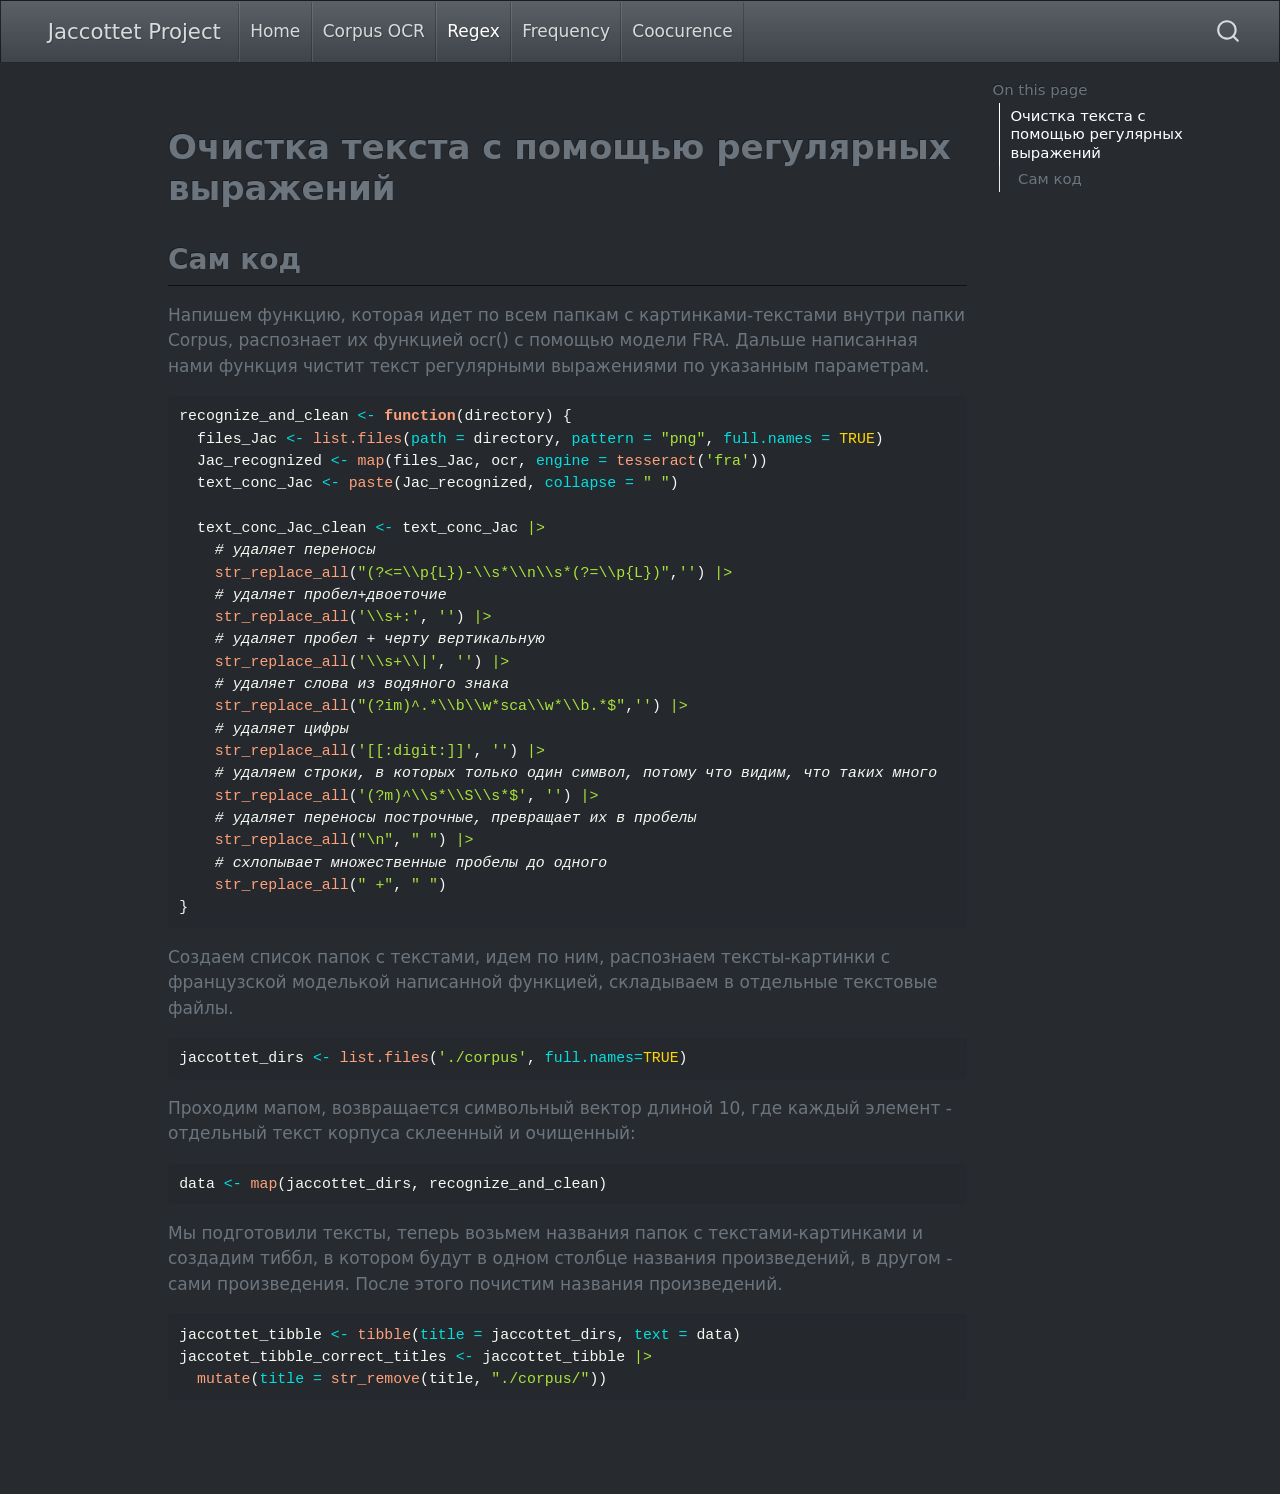
<file: docs/regex.html>
<!DOCTYPE html>
<html xmlns="http://www.w3.org/1999/xhtml" lang="en" xml:lang="en"><head>

<meta charset="utf-8">
<meta name="generator" content="quarto-1.7.32">

<meta name="viewport" content="width=device-width, initial-scale=1.0, user-scalable=yes">


<title>regex – Jaccottet Project</title>
<style>
code{white-space: pre-wrap;}
span.smallcaps{font-variant: small-caps;}
div.columns{display: flex; gap: min(4vw, 1.5em);}
div.column{flex: auto; overflow-x: auto;}
div.hanging-indent{margin-left: 1.5em; text-indent: -1.5em;}
ul.task-list{list-style: none;}
ul.task-list li input[type="checkbox"] {
  width: 0.8em;
  margin: 0 0.8em 0.2em -1em; /* quarto-specific, see https://github.com/quarto-dev/quarto-cli/issues/4556 */ 
  vertical-align: middle;
}
/* CSS for syntax highlighting */
html { -webkit-text-size-adjust: 100%; }
pre > code.sourceCode { white-space: pre; position: relative; }
pre > code.sourceCode > span { display: inline-block; line-height: 1.25; }
pre > code.sourceCode > span:empty { height: 1.2em; }
.sourceCode { overflow: visible; }
code.sourceCode > span { color: inherit; text-decoration: inherit; }
div.sourceCode { margin: 1em 0; }
pre.sourceCode { margin: 0; }
@media screen {
div.sourceCode { overflow: auto; }
}
@media print {
pre > code.sourceCode { white-space: pre-wrap; }
pre > code.sourceCode > span { text-indent: -5em; padding-left: 5em; }
}
pre.numberSource code
  { counter-reset: source-line 0; }
pre.numberSource code > span
  { position: relative; left: -4em; counter-increment: source-line; }
pre.numberSource code > span > a:first-child::before
  { content: counter(source-line);
    position: relative; left: -1em; text-align: right; vertical-align: baseline;
    border: none; display: inline-block;
    -webkit-touch-callout: none; -webkit-user-select: none;
    -khtml-user-select: none; -moz-user-select: none;
    -ms-user-select: none; user-select: none;
    padding: 0 4px; width: 4em;
  }
pre.numberSource { margin-left: 3em;  padding-left: 4px; }
div.sourceCode
  {   }
@media screen {
pre > code.sourceCode > span > a:first-child::before { text-decoration: underline; }
}
</style>


<script src="site_libs/quarto-nav/quarto-nav.js"></script>
<script src="site_libs/quarto-nav/headroom.min.js"></script>
<script src="site_libs/clipboard/clipboard.min.js"></script>
<script src="site_libs/quarto-search/autocomplete.umd.js"></script>
<script src="site_libs/quarto-search/fuse.min.js"></script>
<script src="site_libs/quarto-search/quarto-search.js"></script>
<meta name="quarto:offset" content="./">
<script src="site_libs/quarto-html/quarto.js" type="module"></script>
<script src="site_libs/quarto-html/tabsets/tabsets.js" type="module"></script>
<script src="site_libs/quarto-html/popper.min.js"></script>
<script src="site_libs/quarto-html/tippy.umd.min.js"></script>
<script src="site_libs/quarto-html/anchor.min.js"></script>
<link href="site_libs/quarto-html/tippy.css" rel="stylesheet">
<link href="site_libs/quarto-html/quarto-syntax-highlighting-dark-2fef5ea3f8957b3e4ecc936fc74692ca.css" rel="stylesheet" id="quarto-text-highlighting-styles">
<script src="site_libs/bootstrap/bootstrap.min.js"></script>
<link href="site_libs/bootstrap/bootstrap-icons.css" rel="stylesheet">
<link href="site_libs/bootstrap/bootstrap-81925fddf61608126798db9c8c2cab14.min.css" rel="stylesheet" append-hash="true" id="quarto-bootstrap" data-mode="dark">
<script id="quarto-search-options" type="application/json">{
  "location": "navbar",
  "copy-button": false,
  "collapse-after": 3,
  "panel-placement": "end",
  "type": "overlay",
  "limit": 50,
  "keyboard-shortcut": [
    "f",
    "/",
    "s"
  ],
  "show-item-context": false,
  "language": {
    "search-no-results-text": "No results",
    "search-matching-documents-text": "matching documents",
    "search-copy-link-title": "Copy link to search",
    "search-hide-matches-text": "Hide additional matches",
    "search-more-match-text": "more match in this document",
    "search-more-matches-text": "more matches in this document",
    "search-clear-button-title": "Clear",
    "search-text-placeholder": "",
    "search-detached-cancel-button-title": "Cancel",
    "search-submit-button-title": "Submit",
    "search-label": "Search"
  }
}</script>


<link rel="stylesheet" href="styles.css">
</head>

<body class="nav-fixed quarto-light">

<div id="quarto-search-results"></div>
  <header id="quarto-header" class="headroom fixed-top">
    <nav class="navbar navbar-expand-lg " data-bs-theme="dark">
      <div class="navbar-container container-fluid">
      <div class="navbar-brand-container mx-auto">
    <a class="navbar-brand" href="./index.html">
    <span class="navbar-title">Jaccottet Project</span>
    </a>
  </div>
            <div id="quarto-search" class="" title="Search"></div>
          <button class="navbar-toggler" type="button" data-bs-toggle="collapse" data-bs-target="#navbarCollapse" aria-controls="navbarCollapse" role="menu" aria-expanded="false" aria-label="Toggle navigation" onclick="if (window.quartoToggleHeadroom) { window.quartoToggleHeadroom(); }">
  <span class="navbar-toggler-icon"></span>
</button>
          <div class="collapse navbar-collapse" id="navbarCollapse">
            <ul class="navbar-nav navbar-nav-scroll me-auto">
  <li class="nav-item">
    <a class="nav-link" href="./index.html"> 
<span class="menu-text">Home</span></a>
  </li>  
  <li class="nav-item">
    <a class="nav-link" href="./about.html"> 
<span class="menu-text">Corpus OCR</span></a>
  </li>  
  <li class="nav-item">
    <a class="nav-link active" href="./regex.html" aria-current="page"> 
<span class="menu-text">Regex</span></a>
  </li>  
  <li class="nav-item">
    <a class="nav-link" href="./frequency.html"> 
<span class="menu-text">Frequency</span></a>
  </li>  
  <li class="nav-item">
    <a class="nav-link" href="./cooc.html"> 
<span class="menu-text">Coocurence</span></a>
  </li>  
</ul>
          </div> <!-- /navcollapse -->
            <div class="quarto-navbar-tools">
</div>
      </div> <!-- /container-fluid -->
    </nav>
</header>
<!-- content -->
<div id="quarto-content" class="quarto-container page-columns page-rows-contents page-layout-article page-navbar">
<!-- sidebar -->
<!-- margin-sidebar -->
    <div id="quarto-margin-sidebar" class="sidebar margin-sidebar">
        <nav id="TOC" role="doc-toc" class="toc-active">
    <h2 id="toc-title">On this page</h2>
   
  <ul>
  <li><a href="#очистка-текста-с-помощью-регулярных-выражений" id="toc-очистка-текста-с-помощью-регулярных-выражений" class="nav-link active" data-scroll-target="#очистка-текста-с-помощью-регулярных-выражений">Очистка текста с помощью регулярных выражений</a>
  <ul class="collapse">
  <li><a href="#сам-код" id="toc-сам-код" class="nav-link" data-scroll-target="#сам-код">Сам код</a></li>
  </ul></li>
  </ul>
</nav>
    </div>
<!-- main -->
<main class="content" id="quarto-document-content"><header id="title-block-header" class="quarto-title-block"></header>




<section id="очистка-текста-с-помощью-регулярных-выражений" class="level1">
<h1>Очистка текста с помощью регулярных выражений</h1>
<section id="сам-код" class="level2">
<h2 class="anchored" data-anchor-id="сам-код">Сам код</h2>
<p>Напишем функцию, которая идет по всем папкам с картинками-текстами внутри папки Corpus, распознает их функцией ocr() с помощью модели FRA. Дальше написанная нами функция чистит текст регулярными выражениями по указанным параметрам.</p>
<div class="cell">
<div class="sourceCode cell-code" id="cb1"><pre class="sourceCode r code-with-copy"><code class="sourceCode r"><span id="cb1-1"><a href="#cb1-1" aria-hidden="true" tabindex="-1"></a>recognize_and_clean <span class="ot">&lt;-</span> <span class="cf">function</span>(directory) {</span>
<span id="cb1-2"><a href="#cb1-2" aria-hidden="true" tabindex="-1"></a>  files_Jac <span class="ot">&lt;-</span> <span class="fu">list.files</span>(<span class="at">path =</span> directory, <span class="at">pattern =</span> <span class="st">"png"</span>, <span class="at">full.names =</span> <span class="cn">TRUE</span>)</span>
<span id="cb1-3"><a href="#cb1-3" aria-hidden="true" tabindex="-1"></a>  Jac_recognized <span class="ot">&lt;-</span> <span class="fu">map</span>(files_Jac, ocr, <span class="at">engine =</span> <span class="fu">tesseract</span>(<span class="st">'fra'</span>))</span>
<span id="cb1-4"><a href="#cb1-4" aria-hidden="true" tabindex="-1"></a>  text_conc_Jac <span class="ot">&lt;-</span> <span class="fu">paste</span>(Jac_recognized, <span class="at">collapse =</span> <span class="st">" "</span>)</span>
<span id="cb1-5"><a href="#cb1-5" aria-hidden="true" tabindex="-1"></a>  </span>
<span id="cb1-6"><a href="#cb1-6" aria-hidden="true" tabindex="-1"></a>  text_conc_Jac_clean <span class="ot">&lt;-</span> text_conc_Jac <span class="sc">|&gt;</span> </span>
<span id="cb1-7"><a href="#cb1-7" aria-hidden="true" tabindex="-1"></a>    <span class="co"># удаляет переносы</span></span>
<span id="cb1-8"><a href="#cb1-8" aria-hidden="true" tabindex="-1"></a>    <span class="fu">str_replace_all</span>(<span class="st">"(?&lt;=</span><span class="sc">\\</span><span class="st">p{L})-</span><span class="sc">\\</span><span class="st">s*</span><span class="sc">\\</span><span class="st">n</span><span class="sc">\\</span><span class="st">s*(?=</span><span class="sc">\\</span><span class="st">p{L})"</span>,<span class="st">''</span>) <span class="sc">|&gt;</span></span>
<span id="cb1-9"><a href="#cb1-9" aria-hidden="true" tabindex="-1"></a>    <span class="co"># удаляет пробел+двоеточие</span></span>
<span id="cb1-10"><a href="#cb1-10" aria-hidden="true" tabindex="-1"></a>    <span class="fu">str_replace_all</span>(<span class="st">'</span><span class="sc">\\</span><span class="st">s+:'</span>, <span class="st">''</span>) <span class="sc">|&gt;</span> </span>
<span id="cb1-11"><a href="#cb1-11" aria-hidden="true" tabindex="-1"></a>    <span class="co"># удаляет пробел + черту вертикальную</span></span>
<span id="cb1-12"><a href="#cb1-12" aria-hidden="true" tabindex="-1"></a>    <span class="fu">str_replace_all</span>(<span class="st">'</span><span class="sc">\\</span><span class="st">s+</span><span class="sc">\\</span><span class="st">|'</span>, <span class="st">''</span>) <span class="sc">|&gt;</span> </span>
<span id="cb1-13"><a href="#cb1-13" aria-hidden="true" tabindex="-1"></a>    <span class="co"># удаляет слова из водяного знака</span></span>
<span id="cb1-14"><a href="#cb1-14" aria-hidden="true" tabindex="-1"></a>    <span class="fu">str_replace_all</span>(<span class="st">"(?im)^.*</span><span class="sc">\\</span><span class="st">b</span><span class="sc">\\</span><span class="st">w*sca</span><span class="sc">\\</span><span class="st">w*</span><span class="sc">\\</span><span class="st">b.*$"</span>,<span class="st">''</span>) <span class="sc">|&gt;</span> </span>
<span id="cb1-15"><a href="#cb1-15" aria-hidden="true" tabindex="-1"></a>    <span class="co"># удаляет цифры</span></span>
<span id="cb1-16"><a href="#cb1-16" aria-hidden="true" tabindex="-1"></a>    <span class="fu">str_replace_all</span>(<span class="st">'[[:digit:]]'</span>, <span class="st">''</span>) <span class="sc">|&gt;</span> </span>
<span id="cb1-17"><a href="#cb1-17" aria-hidden="true" tabindex="-1"></a>    <span class="co"># удаляем строки, в которых только один символ, потому что видим, что таких много </span></span>
<span id="cb1-18"><a href="#cb1-18" aria-hidden="true" tabindex="-1"></a>    <span class="fu">str_replace_all</span>(<span class="st">'(?m)^</span><span class="sc">\\</span><span class="st">s*</span><span class="sc">\\</span><span class="st">S</span><span class="sc">\\</span><span class="st">s*$'</span>, <span class="st">''</span>) <span class="sc">|&gt;</span> </span>
<span id="cb1-19"><a href="#cb1-19" aria-hidden="true" tabindex="-1"></a>    <span class="co"># удаляет переносы построчные, превращает их в пробелы</span></span>
<span id="cb1-20"><a href="#cb1-20" aria-hidden="true" tabindex="-1"></a>    <span class="fu">str_replace_all</span>(<span class="st">"</span><span class="sc">\n</span><span class="st">"</span>, <span class="st">" "</span>) <span class="sc">|&gt;</span></span>
<span id="cb1-21"><a href="#cb1-21" aria-hidden="true" tabindex="-1"></a>    <span class="co"># схлопывает множественные пробелы до одного</span></span>
<span id="cb1-22"><a href="#cb1-22" aria-hidden="true" tabindex="-1"></a>    <span class="fu">str_replace_all</span>(<span class="st">" +"</span>, <span class="st">" "</span>) </span>
<span id="cb1-23"><a href="#cb1-23" aria-hidden="true" tabindex="-1"></a>}</span></code><button title="Copy to Clipboard" class="code-copy-button"><i class="bi"></i></button></pre></div>
</div>
<p>Cоздаем список папок с текстами, идем по ним, распознаем тексты-картинки с французской моделькой написанной функцией, складываем в отдельные текстовые файлы.</p>
<div class="cell">
<div class="sourceCode cell-code" id="cb2"><pre class="sourceCode r code-with-copy"><code class="sourceCode r"><span id="cb2-1"><a href="#cb2-1" aria-hidden="true" tabindex="-1"></a>jaccottet_dirs <span class="ot">&lt;-</span> <span class="fu">list.files</span>(<span class="st">'./corpus'</span>, <span class="at">full.names=</span><span class="cn">TRUE</span>)</span></code><button title="Copy to Clipboard" class="code-copy-button"><i class="bi"></i></button></pre></div>
</div>
<p>Проходим мапом, возвращается символьный вектор длиной 10, где каждый элемент - отдельный текст корпуса склеенный и очищенный:</p>
<div class="cell">
<div class="sourceCode cell-code" id="cb3"><pre class="sourceCode r code-with-copy"><code class="sourceCode r"><span id="cb3-1"><a href="#cb3-1" aria-hidden="true" tabindex="-1"></a>data <span class="ot">&lt;-</span> <span class="fu">map</span>(jaccottet_dirs, recognize_and_clean)</span></code><button title="Copy to Clipboard" class="code-copy-button"><i class="bi"></i></button></pre></div>
</div>
<p>Мы подготовили тексты, теперь возьмем названия папок с текстами-картинками и создадим тиббл, в котором будут в одном столбце названия произведений, в другом - сами произведения. После этого почистим названия произведений.</p>
<div class="cell">
<div class="sourceCode cell-code" id="cb4"><pre class="sourceCode r code-with-copy"><code class="sourceCode r"><span id="cb4-1"><a href="#cb4-1" aria-hidden="true" tabindex="-1"></a>jaccottet_tibble <span class="ot">&lt;-</span> <span class="fu">tibble</span>(<span class="at">title =</span> jaccottet_dirs, <span class="at">text =</span> data)</span>
<span id="cb4-2"><a href="#cb4-2" aria-hidden="true" tabindex="-1"></a>jaccotet_tibble_correct_titles <span class="ot">&lt;-</span> jaccottet_tibble <span class="sc">|&gt;</span> </span>
<span id="cb4-3"><a href="#cb4-3" aria-hidden="true" tabindex="-1"></a>  <span class="fu">mutate</span>(<span class="at">title =</span> <span class="fu">str_remove</span>(title, <span class="st">"./corpus/"</span>))</span></code><button title="Copy to Clipboard" class="code-copy-button"><i class="bi"></i></button></pre></div>
</div>


</section>
</section>

</main> <!-- /main -->
<script id="quarto-html-after-body" type="application/javascript">
  window.document.addEventListener("DOMContentLoaded", function (event) {
    const icon = "";
    const anchorJS = new window.AnchorJS();
    anchorJS.options = {
      placement: 'right',
      icon: icon
    };
    anchorJS.add('.anchored');
    const isCodeAnnotation = (el) => {
      for (const clz of el.classList) {
        if (clz.startsWith('code-annotation-')) {                     
          return true;
        }
      }
      return false;
    }
    const onCopySuccess = function(e) {
      // button target
      const button = e.trigger;
      // don't keep focus
      button.blur();
      // flash "checked"
      button.classList.add('code-copy-button-checked');
      var currentTitle = button.getAttribute("title");
      button.setAttribute("title", "Copied!");
      let tooltip;
      if (window.bootstrap) {
        button.setAttribute("data-bs-toggle", "tooltip");
        button.setAttribute("data-bs-placement", "left");
        button.setAttribute("data-bs-title", "Copied!");
        tooltip = new bootstrap.Tooltip(button, 
          { trigger: "manual", 
            customClass: "code-copy-button-tooltip",
            offset: [0, -8]});
        tooltip.show();    
      }
      setTimeout(function() {
        if (tooltip) {
          tooltip.hide();
          button.removeAttribute("data-bs-title");
          button.removeAttribute("data-bs-toggle");
          button.removeAttribute("data-bs-placement");
        }
        button.setAttribute("title", currentTitle);
        button.classList.remove('code-copy-button-checked');
      }, 1000);
      // clear code selection
      e.clearSelection();
    }
    const getTextToCopy = function(trigger) {
        const codeEl = trigger.previousElementSibling.cloneNode(true);
        for (const childEl of codeEl.children) {
          if (isCodeAnnotation(childEl)) {
            childEl.remove();
          }
        }
        return codeEl.innerText;
    }
    const clipboard = new window.ClipboardJS('.code-copy-button:not([data-in-quarto-modal])', {
      text: getTextToCopy
    });
    clipboard.on('success', onCopySuccess);
    if (window.document.getElementById('quarto-embedded-source-code-modal')) {
      const clipboardModal = new window.ClipboardJS('.code-copy-button[data-in-quarto-modal]', {
        text: getTextToCopy,
        container: window.document.getElementById('quarto-embedded-source-code-modal')
      });
      clipboardModal.on('success', onCopySuccess);
    }
      var localhostRegex = new RegExp(/^(?:http|https):\/\/localhost\:?[0-9]*\//);
      var mailtoRegex = new RegExp(/^mailto:/);
        var filterRegex = new RegExp('/' + window.location.host + '/');
      var isInternal = (href) => {
          return filterRegex.test(href) || localhostRegex.test(href) || mailtoRegex.test(href);
      }
      // Inspect non-navigation links and adorn them if external
     var links = window.document.querySelectorAll('a[href]:not(.nav-link):not(.navbar-brand):not(.toc-action):not(.sidebar-link):not(.sidebar-item-toggle):not(.pagination-link):not(.no-external):not([aria-hidden]):not(.dropdown-item):not(.quarto-navigation-tool):not(.about-link)');
      for (var i=0; i<links.length; i++) {
        const link = links[i];
        if (!isInternal(link.href)) {
          // undo the damage that might have been done by quarto-nav.js in the case of
          // links that we want to consider external
          if (link.dataset.originalHref !== undefined) {
            link.href = link.dataset.originalHref;
          }
        }
      }
    function tippyHover(el, contentFn, onTriggerFn, onUntriggerFn) {
      const config = {
        allowHTML: true,
        maxWidth: 500,
        delay: 100,
        arrow: false,
        appendTo: function(el) {
            return el.parentElement;
        },
        interactive: true,
        interactiveBorder: 10,
        theme: 'quarto',
        placement: 'bottom-start',
      };
      if (contentFn) {
        config.content = contentFn;
      }
      if (onTriggerFn) {
        config.onTrigger = onTriggerFn;
      }
      if (onUntriggerFn) {
        config.onUntrigger = onUntriggerFn;
      }
      window.tippy(el, config); 
    }
    const noterefs = window.document.querySelectorAll('a[role="doc-noteref"]');
    for (var i=0; i<noterefs.length; i++) {
      const ref = noterefs[i];
      tippyHover(ref, function() {
        // use id or data attribute instead here
        let href = ref.getAttribute('data-footnote-href') || ref.getAttribute('href');
        try { href = new URL(href).hash; } catch {}
        const id = href.replace(/^#\/?/, "");
        const note = window.document.getElementById(id);
        if (note) {
          return note.innerHTML;
        } else {
          return "";
        }
      });
    }
    const xrefs = window.document.querySelectorAll('a.quarto-xref');
    const processXRef = (id, note) => {
      // Strip column container classes
      const stripColumnClz = (el) => {
        el.classList.remove("page-full", "page-columns");
        if (el.children) {
          for (const child of el.children) {
            stripColumnClz(child);
          }
        }
      }
      stripColumnClz(note)
      if (id === null || id.startsWith('sec-')) {
        // Special case sections, only their first couple elements
        const container = document.createElement("div");
        if (note.children && note.children.length > 2) {
          container.appendChild(note.children[0].cloneNode(true));
          for (let i = 1; i < note.children.length; i++) {
            const child = note.children[i];
            if (child.tagName === "P" && child.innerText === "") {
              continue;
            } else {
              container.appendChild(child.cloneNode(true));
              break;
            }
          }
          if (window.Quarto?.typesetMath) {
            window.Quarto.typesetMath(container);
          }
          return container.innerHTML
        } else {
          if (window.Quarto?.typesetMath) {
            window.Quarto.typesetMath(note);
          }
          return note.innerHTML;
        }
      } else {
        // Remove any anchor links if they are present
        const anchorLink = note.querySelector('a.anchorjs-link');
        if (anchorLink) {
          anchorLink.remove();
        }
        if (window.Quarto?.typesetMath) {
          window.Quarto.typesetMath(note);
        }
        if (note.classList.contains("callout")) {
          return note.outerHTML;
        } else {
          return note.innerHTML;
        }
      }
    }
    for (var i=0; i<xrefs.length; i++) {
      const xref = xrefs[i];
      tippyHover(xref, undefined, function(instance) {
        instance.disable();
        let url = xref.getAttribute('href');
        let hash = undefined; 
        if (url.startsWith('#')) {
          hash = url;
        } else {
          try { hash = new URL(url).hash; } catch {}
        }
        if (hash) {
          const id = hash.replace(/^#\/?/, "");
          const note = window.document.getElementById(id);
          if (note !== null) {
            try {
              const html = processXRef(id, note.cloneNode(true));
              instance.setContent(html);
            } finally {
              instance.enable();
              instance.show();
            }
          } else {
            // See if we can fetch this
            fetch(url.split('#')[0])
            .then(res => res.text())
            .then(html => {
              const parser = new DOMParser();
              const htmlDoc = parser.parseFromString(html, "text/html");
              const note = htmlDoc.getElementById(id);
              if (note !== null) {
                const html = processXRef(id, note);
                instance.setContent(html);
              } 
            }).finally(() => {
              instance.enable();
              instance.show();
            });
          }
        } else {
          // See if we can fetch a full url (with no hash to target)
          // This is a special case and we should probably do some content thinning / targeting
          fetch(url)
          .then(res => res.text())
          .then(html => {
            const parser = new DOMParser();
            const htmlDoc = parser.parseFromString(html, "text/html");
            const note = htmlDoc.querySelector('main.content');
            if (note !== null) {
              // This should only happen for chapter cross references
              // (since there is no id in the URL)
              // remove the first header
              if (note.children.length > 0 && note.children[0].tagName === "HEADER") {
                note.children[0].remove();
              }
              const html = processXRef(null, note);
              instance.setContent(html);
            } 
          }).finally(() => {
            instance.enable();
            instance.show();
          });
        }
      }, function(instance) {
      });
    }
        let selectedAnnoteEl;
        const selectorForAnnotation = ( cell, annotation) => {
          let cellAttr = 'data-code-cell="' + cell + '"';
          let lineAttr = 'data-code-annotation="' +  annotation + '"';
          const selector = 'span[' + cellAttr + '][' + lineAttr + ']';
          return selector;
        }
        const selectCodeLines = (annoteEl) => {
          const doc = window.document;
          const targetCell = annoteEl.getAttribute("data-target-cell");
          const targetAnnotation = annoteEl.getAttribute("data-target-annotation");
          const annoteSpan = window.document.querySelector(selectorForAnnotation(targetCell, targetAnnotation));
          const lines = annoteSpan.getAttribute("data-code-lines").split(",");
          const lineIds = lines.map((line) => {
            return targetCell + "-" + line;
          })
          let top = null;
          let height = null;
          let parent = null;
          if (lineIds.length > 0) {
              //compute the position of the single el (top and bottom and make a div)
              const el = window.document.getElementById(lineIds[0]);
              top = el.offsetTop;
              height = el.offsetHeight;
              parent = el.parentElement.parentElement;
            if (lineIds.length > 1) {
              const lastEl = window.document.getElementById(lineIds[lineIds.length - 1]);
              const bottom = lastEl.offsetTop + lastEl.offsetHeight;
              height = bottom - top;
            }
            if (top !== null && height !== null && parent !== null) {
              // cook up a div (if necessary) and position it 
              let div = window.document.getElementById("code-annotation-line-highlight");
              if (div === null) {
                div = window.document.createElement("div");
                div.setAttribute("id", "code-annotation-line-highlight");
                div.style.position = 'absolute';
                parent.appendChild(div);
              }
              div.style.top = top - 2 + "px";
              div.style.height = height + 4 + "px";
              div.style.left = 0;
              let gutterDiv = window.document.getElementById("code-annotation-line-highlight-gutter");
              if (gutterDiv === null) {
                gutterDiv = window.document.createElement("div");
                gutterDiv.setAttribute("id", "code-annotation-line-highlight-gutter");
                gutterDiv.style.position = 'absolute';
                const codeCell = window.document.getElementById(targetCell);
                const gutter = codeCell.querySelector('.code-annotation-gutter');
                gutter.appendChild(gutterDiv);
              }
              gutterDiv.style.top = top - 2 + "px";
              gutterDiv.style.height = height + 4 + "px";
            }
            selectedAnnoteEl = annoteEl;
          }
        };
        const unselectCodeLines = () => {
          const elementsIds = ["code-annotation-line-highlight", "code-annotation-line-highlight-gutter"];
          elementsIds.forEach((elId) => {
            const div = window.document.getElementById(elId);
            if (div) {
              div.remove();
            }
          });
          selectedAnnoteEl = undefined;
        };
          // Handle positioning of the toggle
      window.addEventListener(
        "resize",
        throttle(() => {
          elRect = undefined;
          if (selectedAnnoteEl) {
            selectCodeLines(selectedAnnoteEl);
          }
        }, 10)
      );
      function throttle(fn, ms) {
      let throttle = false;
      let timer;
        return (...args) => {
          if(!throttle) { // first call gets through
              fn.apply(this, args);
              throttle = true;
          } else { // all the others get throttled
              if(timer) clearTimeout(timer); // cancel #2
              timer = setTimeout(() => {
                fn.apply(this, args);
                timer = throttle = false;
              }, ms);
          }
        };
      }
        // Attach click handler to the DT
        const annoteDls = window.document.querySelectorAll('dt[data-target-cell]');
        for (const annoteDlNode of annoteDls) {
          annoteDlNode.addEventListener('click', (event) => {
            const clickedEl = event.target;
            if (clickedEl !== selectedAnnoteEl) {
              unselectCodeLines();
              const activeEl = window.document.querySelector('dt[data-target-cell].code-annotation-active');
              if (activeEl) {
                activeEl.classList.remove('code-annotation-active');
              }
              selectCodeLines(clickedEl);
              clickedEl.classList.add('code-annotation-active');
            } else {
              // Unselect the line
              unselectCodeLines();
              clickedEl.classList.remove('code-annotation-active');
            }
          });
        }
    const findCites = (el) => {
      const parentEl = el.parentElement;
      if (parentEl) {
        const cites = parentEl.dataset.cites;
        if (cites) {
          return {
            el,
            cites: cites.split(' ')
          };
        } else {
          return findCites(el.parentElement)
        }
      } else {
        return undefined;
      }
    };
    var bibliorefs = window.document.querySelectorAll('a[role="doc-biblioref"]');
    for (var i=0; i<bibliorefs.length; i++) {
      const ref = bibliorefs[i];
      const citeInfo = findCites(ref);
      if (citeInfo) {
        tippyHover(citeInfo.el, function() {
          var popup = window.document.createElement('div');
          citeInfo.cites.forEach(function(cite) {
            var citeDiv = window.document.createElement('div');
            citeDiv.classList.add('hanging-indent');
            citeDiv.classList.add('csl-entry');
            var biblioDiv = window.document.getElementById('ref-' + cite);
            if (biblioDiv) {
              citeDiv.innerHTML = biblioDiv.innerHTML;
            }
            popup.appendChild(citeDiv);
          });
          return popup.innerHTML;
        });
      }
    }
  });
  </script>
</div> <!-- /content -->




</body></html>
</file>
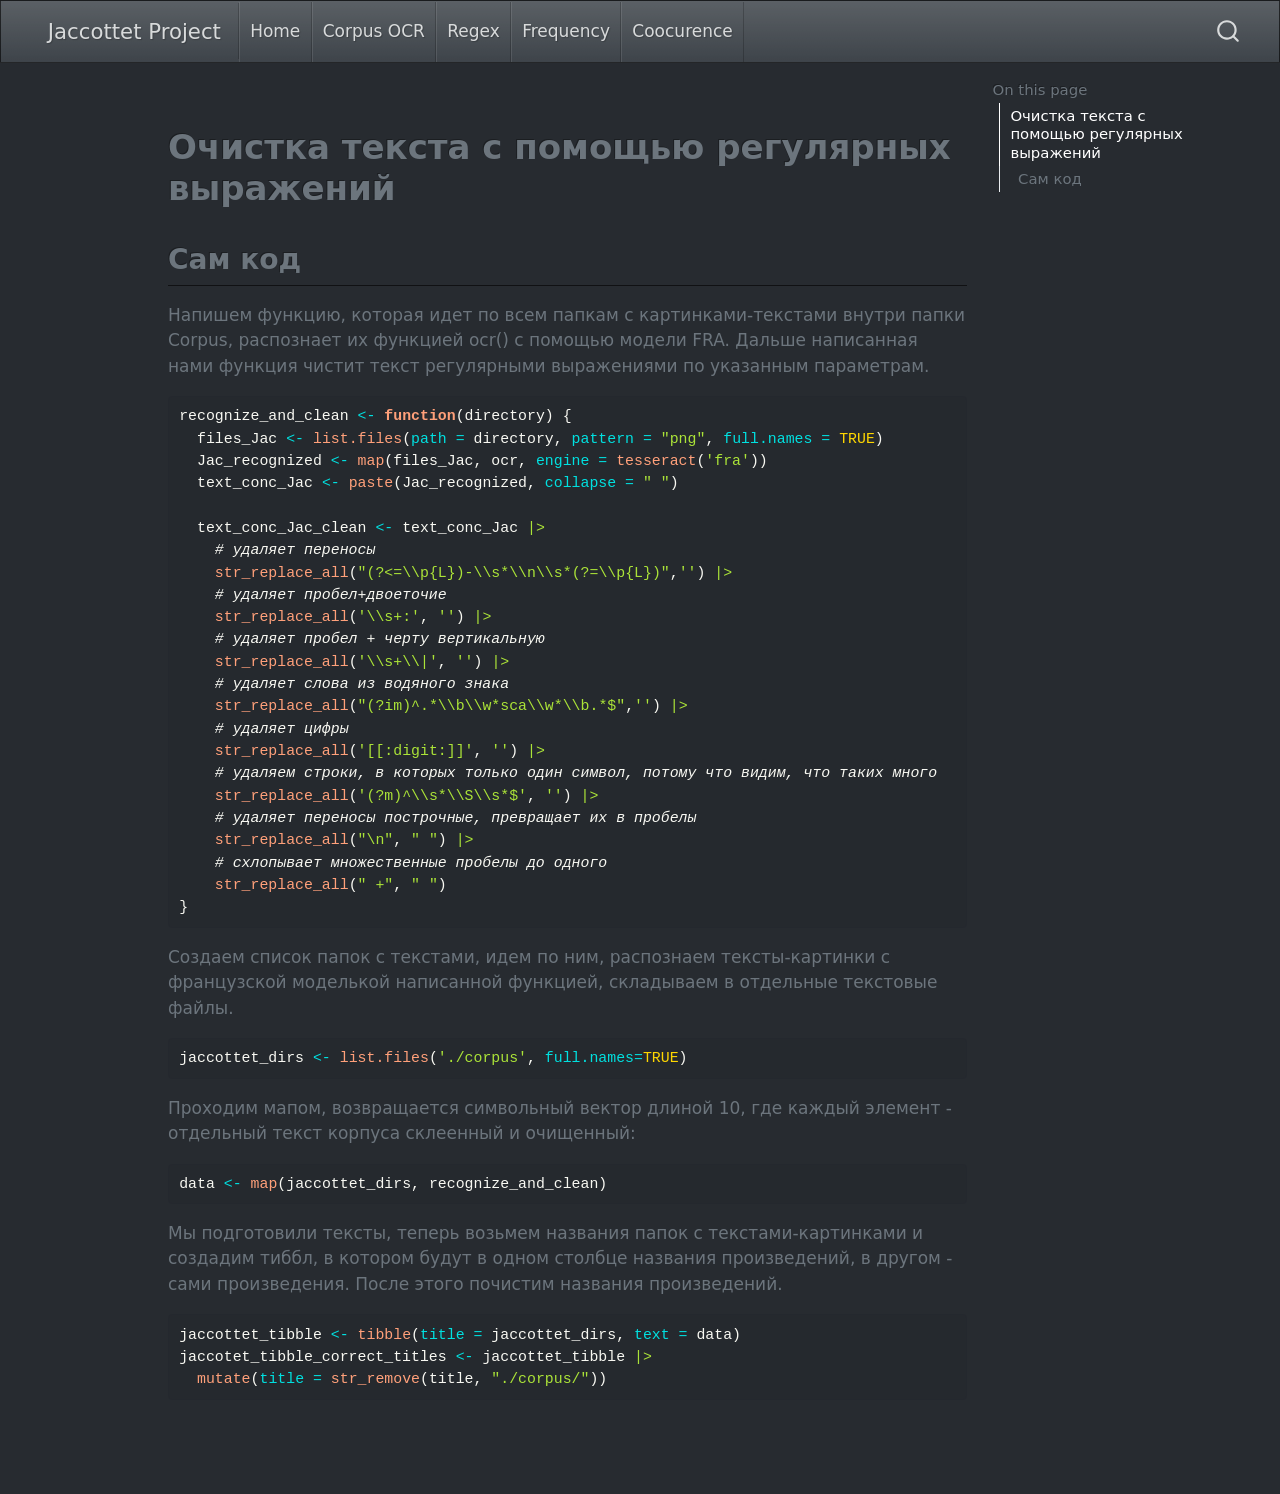
<file: docs/regex.knit.html>
<!DOCTYPE html>
<html xmlns="http://www.w3.org/1999/xhtml" lang="en" xml:lang="en"><head>

<meta charset="utf-8">
<meta name="generator" content="quarto-1.7.32">

<meta name="viewport" content="width=device-width, initial-scale=1.0, user-scalable=yes">


<title>regex.knit – Jaccottet Project</title>
<style>
code{white-space: pre-wrap;}
span.smallcaps{font-variant: small-caps;}
div.columns{display: flex; gap: min(4vw, 1.5em);}
div.column{flex: auto; overflow-x: auto;}
div.hanging-indent{margin-left: 1.5em; text-indent: -1.5em;}
ul.task-list{list-style: none;}
ul.task-list li input[type="checkbox"] {
  width: 0.8em;
  margin: 0 0.8em 0.2em -1em; /* quarto-specific, see https://github.com/quarto-dev/quarto-cli/issues/4556 */ 
  vertical-align: middle;
}
/* CSS for syntax highlighting */
html { -webkit-text-size-adjust: 100%; }
pre > code.sourceCode { white-space: pre; position: relative; }
pre > code.sourceCode > span { display: inline-block; line-height: 1.25; }
pre > code.sourceCode > span:empty { height: 1.2em; }
.sourceCode { overflow: visible; }
code.sourceCode > span { color: inherit; text-decoration: inherit; }
div.sourceCode { margin: 1em 0; }
pre.sourceCode { margin: 0; }
@media screen {
div.sourceCode { overflow: auto; }
}
@media print {
pre > code.sourceCode { white-space: pre-wrap; }
pre > code.sourceCode > span { text-indent: -5em; padding-left: 5em; }
}
pre.numberSource code
  { counter-reset: source-line 0; }
pre.numberSource code > span
  { position: relative; left: -4em; counter-increment: source-line; }
pre.numberSource code > span > a:first-child::before
  { content: counter(source-line);
    position: relative; left: -1em; text-align: right; vertical-align: baseline;
    border: none; display: inline-block;
    -webkit-touch-callout: none; -webkit-user-select: none;
    -khtml-user-select: none; -moz-user-select: none;
    -ms-user-select: none; user-select: none;
    padding: 0 4px; width: 4em;
  }
pre.numberSource { margin-left: 3em;  padding-left: 4px; }
div.sourceCode
  {   }
@media screen {
pre > code.sourceCode > span > a:first-child::before { text-decoration: underline; }
}
</style>


<script src="site_libs/quarto-nav/quarto-nav.js"></script>
<script src="site_libs/quarto-nav/headroom.min.js"></script>
<script src="site_libs/clipboard/clipboard.min.js"></script>
<script src="site_libs/quarto-search/autocomplete.umd.js"></script>
<script src="site_libs/quarto-search/fuse.min.js"></script>
<script src="site_libs/quarto-search/quarto-search.js"></script>
<meta name="quarto:offset" content="./">
<script src="site_libs/quarto-html/quarto.js" type="module"></script>
<script src="site_libs/quarto-html/tabsets/tabsets.js" type="module"></script>
<script src="site_libs/quarto-html/popper.min.js"></script>
<script src="site_libs/quarto-html/tippy.umd.min.js"></script>
<script src="site_libs/quarto-html/anchor.min.js"></script>
<link href="site_libs/quarto-html/tippy.css" rel="stylesheet">
<link href="site_libs/quarto-html/quarto-syntax-highlighting-dark-2fef5ea3f8957b3e4ecc936fc74692ca.css" rel="stylesheet" id="quarto-text-highlighting-styles">
<script src="site_libs/bootstrap/bootstrap.min.js"></script>
<link href="site_libs/bootstrap/bootstrap-icons.css" rel="stylesheet">
<link href="site_libs/bootstrap/bootstrap-81925fddf61608126798db9c8c2cab14.min.css" rel="stylesheet" append-hash="true" id="quarto-bootstrap" data-mode="dark">
<script id="quarto-search-options" type="application/json">{
  "location": "navbar",
  "copy-button": false,
  "collapse-after": 3,
  "panel-placement": "end",
  "type": "overlay",
  "limit": 50,
  "keyboard-shortcut": [
    "f",
    "/",
    "s"
  ],
  "show-item-context": false,
  "language": {
    "search-no-results-text": "No results",
    "search-matching-documents-text": "matching documents",
    "search-copy-link-title": "Copy link to search",
    "search-hide-matches-text": "Hide additional matches",
    "search-more-match-text": "more match in this document",
    "search-more-matches-text": "more matches in this document",
    "search-clear-button-title": "Clear",
    "search-text-placeholder": "",
    "search-detached-cancel-button-title": "Cancel",
    "search-submit-button-title": "Submit",
    "search-label": "Search"
  }
}</script>


<link rel="stylesheet" href="styles.css">
</head>

<body class="nav-fixed quarto-light">

<div id="quarto-search-results"></div>
  <header id="quarto-header" class="headroom fixed-top">
    <nav class="navbar navbar-expand-lg " data-bs-theme="dark">
      <div class="navbar-container container-fluid">
      <div class="navbar-brand-container mx-auto">
    <a class="navbar-brand" href="./index.html">
    <span class="navbar-title">Jaccottet Project</span>
    </a>
  </div>
            <div id="quarto-search" class="" title="Search"></div>
          <button class="navbar-toggler" type="button" data-bs-toggle="collapse" data-bs-target="#navbarCollapse" aria-controls="navbarCollapse" role="menu" aria-expanded="false" aria-label="Toggle navigation" onclick="if (window.quartoToggleHeadroom) { window.quartoToggleHeadroom(); }">
  <span class="navbar-toggler-icon"></span>
</button>
          <div class="collapse navbar-collapse" id="navbarCollapse">
            <ul class="navbar-nav navbar-nav-scroll me-auto">
  <li class="nav-item">
    <a class="nav-link" href="./index.html"> 
<span class="menu-text">Home</span></a>
  </li>  
  <li class="nav-item">
    <a class="nav-link" href="./about.html"> 
<span class="menu-text">Corpus OCR</span></a>
  </li>  
  <li class="nav-item">
    <a class="nav-link" href="./regex.html"> 
<span class="menu-text">Regex</span></a>
  </li>  
  <li class="nav-item">
    <a class="nav-link" href="./frequency.html"> 
<span class="menu-text">Frequency</span></a>
  </li>  
  <li class="nav-item">
    <a class="nav-link" href="./cooc.html"> 
<span class="menu-text">Coocurence</span></a>
  </li>  
</ul>
          </div> <!-- /navcollapse -->
            <div class="quarto-navbar-tools">
</div>
      </div> <!-- /container-fluid -->
    </nav>
</header>
<!-- content -->
<div id="quarto-content" class="quarto-container page-columns page-rows-contents page-layout-article page-navbar">
<!-- sidebar -->
<!-- margin-sidebar -->
    <div id="quarto-margin-sidebar" class="sidebar margin-sidebar">
        <nav id="TOC" role="doc-toc" class="toc-active">
    <h2 id="toc-title">On this page</h2>
   
  <ul>
  <li><a href="#очистка-текста-с-помощью-регулярных-выражений" id="toc-очистка-текста-с-помощью-регулярных-выражений" class="nav-link active" data-scroll-target="#очистка-текста-с-помощью-регулярных-выражений">Очистка текста с помощью регулярных выражений</a>
  <ul class="collapse">
  <li><a href="#сам-код" id="toc-сам-код" class="nav-link" data-scroll-target="#сам-код">Сам код</a></li>
  </ul></li>
  </ul>
</nav>
    </div>
<!-- main -->
<main class="content" id="quarto-document-content"><header id="title-block-header" class="quarto-title-block"></header>




<section id="очистка-текста-с-помощью-регулярных-выражений" class="level1">
<h1>Очистка текста с помощью регулярных выражений</h1>
<section id="сам-код" class="level2">
<h2 class="anchored" data-anchor-id="сам-код">Сам код</h2>
<p>Напишем функцию, которая идет по всем папкам с картинками-текстами внутри папки Corpus, распознает их функцией ocr() с помощью модели FRA. Дальше написанная нами функция чистит текст регулярными выражениями по указанным параметрам.</p>
<div class="cell">
<div class="sourceCode cell-code" id="cb1"><pre class="sourceCode r code-with-copy"><code class="sourceCode r"><span id="cb1-1"><a href="#cb1-1" aria-hidden="true" tabindex="-1"></a>recognize_and_clean <span class="ot">&lt;-</span> <span class="cf">function</span>(directory) {</span>
<span id="cb1-2"><a href="#cb1-2" aria-hidden="true" tabindex="-1"></a>  files_Jac <span class="ot">&lt;-</span> <span class="fu">list.files</span>(<span class="at">path =</span> directory, <span class="at">pattern =</span> <span class="st">"png"</span>, <span class="at">full.names =</span> <span class="cn">TRUE</span>)</span>
<span id="cb1-3"><a href="#cb1-3" aria-hidden="true" tabindex="-1"></a>  Jac_recognized <span class="ot">&lt;-</span> <span class="fu">map</span>(files_Jac, ocr, <span class="at">engine =</span> <span class="fu">tesseract</span>(<span class="st">'fra'</span>))</span>
<span id="cb1-4"><a href="#cb1-4" aria-hidden="true" tabindex="-1"></a>  text_conc_Jac <span class="ot">&lt;-</span> <span class="fu">paste</span>(Jac_recognized, <span class="at">collapse =</span> <span class="st">" "</span>)</span>
<span id="cb1-5"><a href="#cb1-5" aria-hidden="true" tabindex="-1"></a>  </span>
<span id="cb1-6"><a href="#cb1-6" aria-hidden="true" tabindex="-1"></a>  text_conc_Jac_clean <span class="ot">&lt;-</span> text_conc_Jac <span class="sc">|&gt;</span> </span>
<span id="cb1-7"><a href="#cb1-7" aria-hidden="true" tabindex="-1"></a>    <span class="co"># удаляет переносы</span></span>
<span id="cb1-8"><a href="#cb1-8" aria-hidden="true" tabindex="-1"></a>    <span class="fu">str_replace_all</span>(<span class="st">"(?&lt;=</span><span class="sc">\\</span><span class="st">p{L})-</span><span class="sc">\\</span><span class="st">s*</span><span class="sc">\\</span><span class="st">n</span><span class="sc">\\</span><span class="st">s*(?=</span><span class="sc">\\</span><span class="st">p{L})"</span>,<span class="st">''</span>) <span class="sc">|&gt;</span></span>
<span id="cb1-9"><a href="#cb1-9" aria-hidden="true" tabindex="-1"></a>    <span class="co"># удаляет пробел+двоеточие</span></span>
<span id="cb1-10"><a href="#cb1-10" aria-hidden="true" tabindex="-1"></a>    <span class="fu">str_replace_all</span>(<span class="st">'</span><span class="sc">\\</span><span class="st">s+:'</span>, <span class="st">''</span>) <span class="sc">|&gt;</span> </span>
<span id="cb1-11"><a href="#cb1-11" aria-hidden="true" tabindex="-1"></a>    <span class="co"># удаляет пробел + черту вертикальную</span></span>
<span id="cb1-12"><a href="#cb1-12" aria-hidden="true" tabindex="-1"></a>    <span class="fu">str_replace_all</span>(<span class="st">'</span><span class="sc">\\</span><span class="st">s+</span><span class="sc">\\</span><span class="st">|'</span>, <span class="st">''</span>) <span class="sc">|&gt;</span> </span>
<span id="cb1-13"><a href="#cb1-13" aria-hidden="true" tabindex="-1"></a>    <span class="co"># удаляет слова из водяного знака</span></span>
<span id="cb1-14"><a href="#cb1-14" aria-hidden="true" tabindex="-1"></a>    <span class="fu">str_replace_all</span>(<span class="st">"(?im)^.*</span><span class="sc">\\</span><span class="st">b</span><span class="sc">\\</span><span class="st">w*sca</span><span class="sc">\\</span><span class="st">w*</span><span class="sc">\\</span><span class="st">b.*$"</span>,<span class="st">''</span>) <span class="sc">|&gt;</span> </span>
<span id="cb1-15"><a href="#cb1-15" aria-hidden="true" tabindex="-1"></a>    <span class="co"># удаляет цифры</span></span>
<span id="cb1-16"><a href="#cb1-16" aria-hidden="true" tabindex="-1"></a>    <span class="fu">str_replace_all</span>(<span class="st">'[[:digit:]]'</span>, <span class="st">''</span>) <span class="sc">|&gt;</span> </span>
<span id="cb1-17"><a href="#cb1-17" aria-hidden="true" tabindex="-1"></a>    <span class="co"># удаляем строки, в которых только один символ, потому что видим, что таких много </span></span>
<span id="cb1-18"><a href="#cb1-18" aria-hidden="true" tabindex="-1"></a>    <span class="fu">str_replace_all</span>(<span class="st">'(?m)^</span><span class="sc">\\</span><span class="st">s*</span><span class="sc">\\</span><span class="st">S</span><span class="sc">\\</span><span class="st">s*$'</span>, <span class="st">''</span>) <span class="sc">|&gt;</span> </span>
<span id="cb1-19"><a href="#cb1-19" aria-hidden="true" tabindex="-1"></a>    <span class="co"># удаляет переносы построчные, превращает их в пробелы</span></span>
<span id="cb1-20"><a href="#cb1-20" aria-hidden="true" tabindex="-1"></a>    <span class="fu">str_replace_all</span>(<span class="st">"</span><span class="sc">\n</span><span class="st">"</span>, <span class="st">" "</span>) <span class="sc">|&gt;</span></span>
<span id="cb1-21"><a href="#cb1-21" aria-hidden="true" tabindex="-1"></a>    <span class="co"># схлопывает множественные пробелы до одного</span></span>
<span id="cb1-22"><a href="#cb1-22" aria-hidden="true" tabindex="-1"></a>    <span class="fu">str_replace_all</span>(<span class="st">" +"</span>, <span class="st">" "</span>) </span>
<span id="cb1-23"><a href="#cb1-23" aria-hidden="true" tabindex="-1"></a>}</span></code><button title="Copy to Clipboard" class="code-copy-button"><i class="bi"></i></button></pre></div>
</div>
<p>Cоздаем список папок с текстами, идем по ним, распознаем тексты-картинки с французской моделькой написанной функцией, складываем в отдельные текстовые файлы.</p>
<div class="cell">
<div class="sourceCode cell-code" id="cb2"><pre class="sourceCode r code-with-copy"><code class="sourceCode r"><span id="cb2-1"><a href="#cb2-1" aria-hidden="true" tabindex="-1"></a>jaccottet_dirs <span class="ot">&lt;-</span> <span class="fu">list.files</span>(<span class="st">'./corpus'</span>, <span class="at">full.names=</span><span class="cn">TRUE</span>)</span></code><button title="Copy to Clipboard" class="code-copy-button"><i class="bi"></i></button></pre></div>
</div>
<p>Проходим мапом, возвращается символьный вектор длиной 10, где каждый элемент - отдельный текст корпуса склеенный и очищенный:</p>
<div class="cell">
<div class="sourceCode cell-code" id="cb3"><pre class="sourceCode r code-with-copy"><code class="sourceCode r"><span id="cb3-1"><a href="#cb3-1" aria-hidden="true" tabindex="-1"></a>data <span class="ot">&lt;-</span> <span class="fu">map</span>(jaccottet_dirs, recognize_and_clean)</span></code><button title="Copy to Clipboard" class="code-copy-button"><i class="bi"></i></button></pre></div>
</div>
<p>Мы подготовили тексты, теперь возьмем названия папок с текстами-картинками и создадим тиббл, в котором будут в одном столбце названия произведений, в другом - сами произведения. После этого почистим названия произведений.</p>
<div class="cell">
<div class="sourceCode cell-code" id="cb4"><pre class="sourceCode r code-with-copy"><code class="sourceCode r"><span id="cb4-1"><a href="#cb4-1" aria-hidden="true" tabindex="-1"></a>jaccottet_tibble <span class="ot">&lt;-</span> <span class="fu">tibble</span>(<span class="at">title =</span> jaccottet_dirs, <span class="at">text =</span> data)</span>
<span id="cb4-2"><a href="#cb4-2" aria-hidden="true" tabindex="-1"></a>jaccotet_tibble_correct_titles <span class="ot">&lt;-</span> jaccottet_tibble <span class="sc">|&gt;</span> </span>
<span id="cb4-3"><a href="#cb4-3" aria-hidden="true" tabindex="-1"></a>  <span class="fu">mutate</span>(<span class="at">title =</span> <span class="fu">str_remove</span>(title, <span class="st">"./corpus/"</span>))</span></code><button title="Copy to Clipboard" class="code-copy-button"><i class="bi"></i></button></pre></div>
</div>


</section>
</section>

</main> <!-- /main -->
<script id="quarto-html-after-body" type="application/javascript">
  window.document.addEventListener("DOMContentLoaded", function (event) {
    const icon = "";
    const anchorJS = new window.AnchorJS();
    anchorJS.options = {
      placement: 'right',
      icon: icon
    };
    anchorJS.add('.anchored');
    const isCodeAnnotation = (el) => {
      for (const clz of el.classList) {
        if (clz.startsWith('code-annotation-')) {                     
          return true;
        }
      }
      return false;
    }
    const onCopySuccess = function(e) {
      // button target
      const button = e.trigger;
      // don't keep focus
      button.blur();
      // flash "checked"
      button.classList.add('code-copy-button-checked');
      var currentTitle = button.getAttribute("title");
      button.setAttribute("title", "Copied!");
      let tooltip;
      if (window.bootstrap) {
        button.setAttribute("data-bs-toggle", "tooltip");
        button.setAttribute("data-bs-placement", "left");
        button.setAttribute("data-bs-title", "Copied!");
        tooltip = new bootstrap.Tooltip(button, 
          { trigger: "manual", 
            customClass: "code-copy-button-tooltip",
            offset: [0, -8]});
        tooltip.show();    
      }
      setTimeout(function() {
        if (tooltip) {
          tooltip.hide();
          button.removeAttribute("data-bs-title");
          button.removeAttribute("data-bs-toggle");
          button.removeAttribute("data-bs-placement");
        }
        button.setAttribute("title", currentTitle);
        button.classList.remove('code-copy-button-checked');
      }, 1000);
      // clear code selection
      e.clearSelection();
    }
    const getTextToCopy = function(trigger) {
        const codeEl = trigger.previousElementSibling.cloneNode(true);
        for (const childEl of codeEl.children) {
          if (isCodeAnnotation(childEl)) {
            childEl.remove();
          }
        }
        return codeEl.innerText;
    }
    const clipboard = new window.ClipboardJS('.code-copy-button:not([data-in-quarto-modal])', {
      text: getTextToCopy
    });
    clipboard.on('success', onCopySuccess);
    if (window.document.getElementById('quarto-embedded-source-code-modal')) {
      const clipboardModal = new window.ClipboardJS('.code-copy-button[data-in-quarto-modal]', {
        text: getTextToCopy,
        container: window.document.getElementById('quarto-embedded-source-code-modal')
      });
      clipboardModal.on('success', onCopySuccess);
    }
      var localhostRegex = new RegExp(/^(?:http|https):\/\/localhost\:?[0-9]*\//);
      var mailtoRegex = new RegExp(/^mailto:/);
        var filterRegex = new RegExp('/' + window.location.host + '/');
      var isInternal = (href) => {
          return filterRegex.test(href) || localhostRegex.test(href) || mailtoRegex.test(href);
      }
      // Inspect non-navigation links and adorn them if external
     var links = window.document.querySelectorAll('a[href]:not(.nav-link):not(.navbar-brand):not(.toc-action):not(.sidebar-link):not(.sidebar-item-toggle):not(.pagination-link):not(.no-external):not([aria-hidden]):not(.dropdown-item):not(.quarto-navigation-tool):not(.about-link)');
      for (var i=0; i<links.length; i++) {
        const link = links[i];
        if (!isInternal(link.href)) {
          // undo the damage that might have been done by quarto-nav.js in the case of
          // links that we want to consider external
          if (link.dataset.originalHref !== undefined) {
            link.href = link.dataset.originalHref;
          }
        }
      }
    function tippyHover(el, contentFn, onTriggerFn, onUntriggerFn) {
      const config = {
        allowHTML: true,
        maxWidth: 500,
        delay: 100,
        arrow: false,
        appendTo: function(el) {
            return el.parentElement;
        },
        interactive: true,
        interactiveBorder: 10,
        theme: 'quarto',
        placement: 'bottom-start',
      };
      if (contentFn) {
        config.content = contentFn;
      }
      if (onTriggerFn) {
        config.onTrigger = onTriggerFn;
      }
      if (onUntriggerFn) {
        config.onUntrigger = onUntriggerFn;
      }
      window.tippy(el, config); 
    }
    const noterefs = window.document.querySelectorAll('a[role="doc-noteref"]');
    for (var i=0; i<noterefs.length; i++) {
      const ref = noterefs[i];
      tippyHover(ref, function() {
        // use id or data attribute instead here
        let href = ref.getAttribute('data-footnote-href') || ref.getAttribute('href');
        try { href = new URL(href).hash; } catch {}
        const id = href.replace(/^#\/?/, "");
        const note = window.document.getElementById(id);
        if (note) {
          return note.innerHTML;
        } else {
          return "";
        }
      });
    }
    const xrefs = window.document.querySelectorAll('a.quarto-xref');
    const processXRef = (id, note) => {
      // Strip column container classes
      const stripColumnClz = (el) => {
        el.classList.remove("page-full", "page-columns");
        if (el.children) {
          for (const child of el.children) {
            stripColumnClz(child);
          }
        }
      }
      stripColumnClz(note)
      if (id === null || id.startsWith('sec-')) {
        // Special case sections, only their first couple elements
        const container = document.createElement("div");
        if (note.children && note.children.length > 2) {
          container.appendChild(note.children[0].cloneNode(true));
          for (let i = 1; i < note.children.length; i++) {
            const child = note.children[i];
            if (child.tagName === "P" && child.innerText === "") {
              continue;
            } else {
              container.appendChild(child.cloneNode(true));
              break;
            }
          }
          if (window.Quarto?.typesetMath) {
            window.Quarto.typesetMath(container);
          }
          return container.innerHTML
        } else {
          if (window.Quarto?.typesetMath) {
            window.Quarto.typesetMath(note);
          }
          return note.innerHTML;
        }
      } else {
        // Remove any anchor links if they are present
        const anchorLink = note.querySelector('a.anchorjs-link');
        if (anchorLink) {
          anchorLink.remove();
        }
        if (window.Quarto?.typesetMath) {
          window.Quarto.typesetMath(note);
        }
        if (note.classList.contains("callout")) {
          return note.outerHTML;
        } else {
          return note.innerHTML;
        }
      }
    }
    for (var i=0; i<xrefs.length; i++) {
      const xref = xrefs[i];
      tippyHover(xref, undefined, function(instance) {
        instance.disable();
        let url = xref.getAttribute('href');
        let hash = undefined; 
        if (url.startsWith('#')) {
          hash = url;
        } else {
          try { hash = new URL(url).hash; } catch {}
        }
        if (hash) {
          const id = hash.replace(/^#\/?/, "");
          const note = window.document.getElementById(id);
          if (note !== null) {
            try {
              const html = processXRef(id, note.cloneNode(true));
              instance.setContent(html);
            } finally {
              instance.enable();
              instance.show();
            }
          } else {
            // See if we can fetch this
            fetch(url.split('#')[0])
            .then(res => res.text())
            .then(html => {
              const parser = new DOMParser();
              const htmlDoc = parser.parseFromString(html, "text/html");
              const note = htmlDoc.getElementById(id);
              if (note !== null) {
                const html = processXRef(id, note);
                instance.setContent(html);
              } 
            }).finally(() => {
              instance.enable();
              instance.show();
            });
          }
        } else {
          // See if we can fetch a full url (with no hash to target)
          // This is a special case and we should probably do some content thinning / targeting
          fetch(url)
          .then(res => res.text())
          .then(html => {
            const parser = new DOMParser();
            const htmlDoc = parser.parseFromString(html, "text/html");
            const note = htmlDoc.querySelector('main.content');
            if (note !== null) {
              // This should only happen for chapter cross references
              // (since there is no id in the URL)
              // remove the first header
              if (note.children.length > 0 && note.children[0].tagName === "HEADER") {
                note.children[0].remove();
              }
              const html = processXRef(null, note);
              instance.setContent(html);
            } 
          }).finally(() => {
            instance.enable();
            instance.show();
          });
        }
      }, function(instance) {
      });
    }
        let selectedAnnoteEl;
        const selectorForAnnotation = ( cell, annotation) => {
          let cellAttr = 'data-code-cell="' + cell + '"';
          let lineAttr = 'data-code-annotation="' +  annotation + '"';
          const selector = 'span[' + cellAttr + '][' + lineAttr + ']';
          return selector;
        }
        const selectCodeLines = (annoteEl) => {
          const doc = window.document;
          const targetCell = annoteEl.getAttribute("data-target-cell");
          const targetAnnotation = annoteEl.getAttribute("data-target-annotation");
          const annoteSpan = window.document.querySelector(selectorForAnnotation(targetCell, targetAnnotation));
          const lines = annoteSpan.getAttribute("data-code-lines").split(",");
          const lineIds = lines.map((line) => {
            return targetCell + "-" + line;
          })
          let top = null;
          let height = null;
          let parent = null;
          if (lineIds.length > 0) {
              //compute the position of the single el (top and bottom and make a div)
              const el = window.document.getElementById(lineIds[0]);
              top = el.offsetTop;
              height = el.offsetHeight;
              parent = el.parentElement.parentElement;
            if (lineIds.length > 1) {
              const lastEl = window.document.getElementById(lineIds[lineIds.length - 1]);
              const bottom = lastEl.offsetTop + lastEl.offsetHeight;
              height = bottom - top;
            }
            if (top !== null && height !== null && parent !== null) {
              // cook up a div (if necessary) and position it 
              let div = window.document.getElementById("code-annotation-line-highlight");
              if (div === null) {
                div = window.document.createElement("div");
                div.setAttribute("id", "code-annotation-line-highlight");
                div.style.position = 'absolute';
                parent.appendChild(div);
              }
              div.style.top = top - 2 + "px";
              div.style.height = height + 4 + "px";
              div.style.left = 0;
              let gutterDiv = window.document.getElementById("code-annotation-line-highlight-gutter");
              if (gutterDiv === null) {
                gutterDiv = window.document.createElement("div");
                gutterDiv.setAttribute("id", "code-annotation-line-highlight-gutter");
                gutterDiv.style.position = 'absolute';
                const codeCell = window.document.getElementById(targetCell);
                const gutter = codeCell.querySelector('.code-annotation-gutter');
                gutter.appendChild(gutterDiv);
              }
              gutterDiv.style.top = top - 2 + "px";
              gutterDiv.style.height = height + 4 + "px";
            }
            selectedAnnoteEl = annoteEl;
          }
        };
        const unselectCodeLines = () => {
          const elementsIds = ["code-annotation-line-highlight", "code-annotation-line-highlight-gutter"];
          elementsIds.forEach((elId) => {
            const div = window.document.getElementById(elId);
            if (div) {
              div.remove();
            }
          });
          selectedAnnoteEl = undefined;
        };
          // Handle positioning of the toggle
      window.addEventListener(
        "resize",
        throttle(() => {
          elRect = undefined;
          if (selectedAnnoteEl) {
            selectCodeLines(selectedAnnoteEl);
          }
        }, 10)
      );
      function throttle(fn, ms) {
      let throttle = false;
      let timer;
        return (...args) => {
          if(!throttle) { // first call gets through
              fn.apply(this, args);
              throttle = true;
          } else { // all the others get throttled
              if(timer) clearTimeout(timer); // cancel #2
              timer = setTimeout(() => {
                fn.apply(this, args);
                timer = throttle = false;
              }, ms);
          }
        };
      }
        // Attach click handler to the DT
        const annoteDls = window.document.querySelectorAll('dt[data-target-cell]');
        for (const annoteDlNode of annoteDls) {
          annoteDlNode.addEventListener('click', (event) => {
            const clickedEl = event.target;
            if (clickedEl !== selectedAnnoteEl) {
              unselectCodeLines();
              const activeEl = window.document.querySelector('dt[data-target-cell].code-annotation-active');
              if (activeEl) {
                activeEl.classList.remove('code-annotation-active');
              }
              selectCodeLines(clickedEl);
              clickedEl.classList.add('code-annotation-active');
            } else {
              // Unselect the line
              unselectCodeLines();
              clickedEl.classList.remove('code-annotation-active');
            }
          });
        }
    const findCites = (el) => {
      const parentEl = el.parentElement;
      if (parentEl) {
        const cites = parentEl.dataset.cites;
        if (cites) {
          return {
            el,
            cites: cites.split(' ')
          };
        } else {
          return findCites(el.parentElement)
        }
      } else {
        return undefined;
      }
    };
    var bibliorefs = window.document.querySelectorAll('a[role="doc-biblioref"]');
    for (var i=0; i<bibliorefs.length; i++) {
      const ref = bibliorefs[i];
      const citeInfo = findCites(ref);
      if (citeInfo) {
        tippyHover(citeInfo.el, function() {
          var popup = window.document.createElement('div');
          citeInfo.cites.forEach(function(cite) {
            var citeDiv = window.document.createElement('div');
            citeDiv.classList.add('hanging-indent');
            citeDiv.classList.add('csl-entry');
            var biblioDiv = window.document.getElementById('ref-' + cite);
            if (biblioDiv) {
              citeDiv.innerHTML = biblioDiv.innerHTML;
            }
            popup.appendChild(citeDiv);
          });
          return popup.innerHTML;
        });
      }
    }
  });
  </script>
</div> <!-- /content -->




</body></html>
</file>
<file: docs/site_libs/quarto-html/tippy.css>
.tippy-box[data-animation=fade][data-state=hidden]{opacity:0}[data-tippy-root]{max-width:calc(100vw - 10px)}.tippy-box{position:relative;background-color:#333;color:#fff;border-radius:4px;font-size:14px;line-height:1.4;white-space:normal;outline:0;transition-property:transform,visibility,opacity}.tippy-box[data-placement^=top]>.tippy-arrow{bottom:0}.tippy-box[data-placement^=top]>.tippy-arrow:before{bottom:-7px;left:0;border-width:8px 8px 0;border-top-color:initial;transform-origin:center top}.tippy-box[data-placement^=bottom]>.tippy-arrow{top:0}.tippy-box[data-placement^=bottom]>.tippy-arrow:before{top:-7px;left:0;border-width:0 8px 8px;border-bottom-color:initial;transform-origin:center bottom}.tippy-box[data-placement^=left]>.tippy-arrow{right:0}.tippy-box[data-placement^=left]>.tippy-arrow:before{border-width:8px 0 8px 8px;border-left-color:initial;right:-7px;transform-origin:center left}.tippy-box[data-placement^=right]>.tippy-arrow{left:0}.tippy-box[data-placement^=right]>.tippy-arrow:before{left:-7px;border-width:8px 8px 8px 0;border-right-color:initial;transform-origin:center right}.tippy-box[data-inertia][data-state=visible]{transition-timing-function:cubic-bezier(.54,1.5,.38,1.11)}.tippy-arrow{width:16px;height:16px;color:#333}.tippy-arrow:before{content:"";position:absolute;border-color:transparent;border-style:solid}.tippy-content{position:relative;padding:5px 9px;z-index:1}
</file>
<file: docs/site_libs/quarto-html/quarto-syntax-highlighting-dark-2fef5ea3f8957b3e4ecc936fc74692ca.css>
/* quarto syntax highlight colors */
:root {
  --quarto-hl-al-color: #f07178;
  --quarto-hl-an-color: #d4d0ab;
  --quarto-hl-at-color: #00e0e0;
  --quarto-hl-bn-color: #d4d0ab;
  --quarto-hl-bu-color: #abe338;
  --quarto-hl-ch-color: #abe338;
  --quarto-hl-co-color: #f8f8f2;
  --quarto-hl-cv-color: #ffd700;
  --quarto-hl-cn-color: #ffd700;
  --quarto-hl-cf-color: #ffa07a;
  --quarto-hl-dt-color: #ffa07a;
  --quarto-hl-dv-color: #d4d0ab;
  --quarto-hl-do-color: #f8f8f2;
  --quarto-hl-er-color: #f07178;
  --quarto-hl-ex-color: #00e0e0;
  --quarto-hl-fl-color: #d4d0ab;
  --quarto-hl-fu-color: #ffa07a;
  --quarto-hl-im-color: #abe338;
  --quarto-hl-in-color: #d4d0ab;
  --quarto-hl-kw-color: #ffa07a;
  --quarto-hl-op-color: #ffa07a;
  --quarto-hl-ot-color: #00e0e0;
  --quarto-hl-pp-color: #dcc6e0;
  --quarto-hl-re-color: #00e0e0;
  --quarto-hl-sc-color: #abe338;
  --quarto-hl-ss-color: #abe338;
  --quarto-hl-st-color: #abe338;
  --quarto-hl-va-color: #00e0e0;
  --quarto-hl-vs-color: #abe338;
  --quarto-hl-wa-color: #dcc6e0;
}

/* other quarto variables */
:root {
  --quarto-font-monospace: SFMono-Regular, Menlo, Monaco, Consolas, "Liberation Mono", "Courier New", monospace;
}

/* syntax highlight based on Pandoc's rules */
pre > code.sourceCode > span {
  color: #f8f8f2;
}

code.sourceCode > span {
  color: #f8f8f2;
}

div.sourceCode,
div.sourceCode pre.sourceCode {
  color: #f8f8f2;
}

/* Normal */
code span {
  color: #f8f8f2;
}

/* Alert */
code span.al {
  color: #f07178;
}

/* Annotation */
code span.an {
  color: #d4d0ab;
}

/* Attribute */
code span.at {
  color: #00e0e0;
}

/* BaseN */
code span.bn {
  color: #d4d0ab;
}

/* BuiltIn */
code span.bu {
  color: #abe338;
}

/* ControlFlow */
code span.cf {
  font-weight: bold;
  color: #ffa07a;
}

/* Char */
code span.ch {
  color: #abe338;
}

/* Constant */
code span.cn {
  color: #ffd700;
}

/* Comment */
code span.co {
  font-style: italic;
  color: #f8f8f2;
}

/* CommentVar */
code span.cv {
  color: #ffd700;
}

/* Documentation */
code span.do {
  color: #f8f8f2;
}

/* DataType */
code span.dt {
  color: #ffa07a;
}

/* DecVal */
code span.dv {
  color: #d4d0ab;
}

/* Error */
code span.er {
  color: #f07178;
  text-decoration: underline;
}

/* Extension */
code span.ex {
  font-weight: bold;
  color: #00e0e0;
}

/* Float */
code span.fl {
  color: #d4d0ab;
}

/* Function */
code span.fu {
  color: #ffa07a;
}

/* Import */
code span.im {
  color: #abe338;
}

/* Information */
code span.in {
  color: #d4d0ab;
}

/* Keyword */
code span.kw {
  font-weight: bold;
  color: #ffa07a;
}

/* Operator */
code span.op {
  color: #ffa07a;
}

/* Other */
code span.ot {
  color: #00e0e0;
}

/* Preprocessor */
code span.pp {
  color: #dcc6e0;
}

/* RegionMarker */
code span.re {
  background-color: #f8f8f2;
  color: #00e0e0;
}

/* SpecialChar */
code span.sc {
  color: #abe338;
}

/* SpecialString */
code span.ss {
  color: #abe338;
}

/* String */
code span.st {
  color: #abe338;
}

/* Variable */
code span.va {
  color: #00e0e0;
}

/* VerbatimString */
code span.vs {
  color: #abe338;
}

/* Warning */
code span.wa {
  color: #dcc6e0;
}

.prevent-inlining {
  content: "</";
}

/*# sourceMappingURL=9d1c423767af11a14e59cf8ecfea55bb.css.map */
</file>
<file: docs/styles.css>
/* css styles */
</file>
